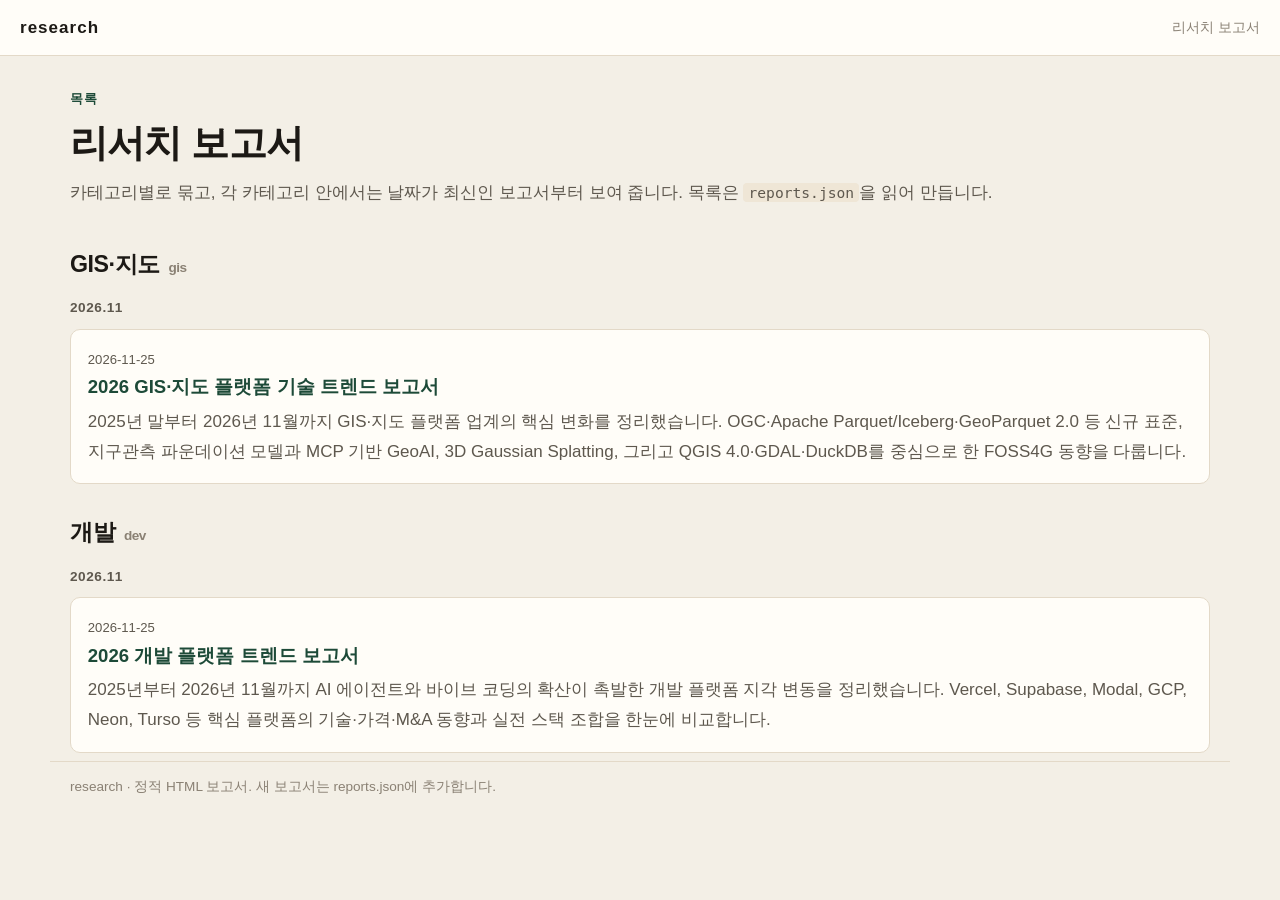
<file: index.html>
<!DOCTYPE html>
<html lang="ko">
<head>
  <meta charset="utf-8">
  <meta name="viewport" content="width=device-width, initial-scale=1">
  <title>research · 리서치 보고서</title>
  <meta name="description" content="카테고리와 날짜별로 정리한 리서치 보고서 목록입니다.">
  <link rel="canonical" href="https://spacepro.github.io/research/">
  <link rel="stylesheet" href="assets/site.css">
</head>
<body>
  <a class="skip" href="#catalog">본문으로 건너뛰기</a>
  <header class="site-header">
    <a class="brand" href="./">research</a>
    <span class="crumb">리서치 보고서</span>
  </header>
  <main class="wrap">
    <header class="hero">
      <p class="kicker">목록</p>
      <h1>리서치 보고서</h1>
      <p class="lede">카테고리별로 묶고, 각 카테고리 안에서는 날짜가 최신인 보고서부터 보여 줍니다. 목록은 <code>reports.json</code>을 읽어 만듭니다.</p>
    </header>
    <div id="catalog" aria-live="polite">
      <p class="catalog-status">보고서를 불러오는 중입니다.</p>
    </div>
    <div id="catalog-fallback" hidden>
      <section class="category">
        <h2>GIS·지도 <span class="cat-id">gis</span></h2>
        <p class="month-label">2026.11</p>
        <article class="report-card">
          <p class="report-date"><time datetime="2026-11-25">2026-11-25</time></p>
          <h3><a href="gis/2026/11/gis-map-platform-trends/">2026 GIS·지도 플랫폼 기술 트렌드 보고서</a></h3>
          <p>2025년 말부터 2026년 11월까지 GIS·지도 플랫폼 업계의 핵심 변화를 정리했습니다. OGC·Apache Parquet/Iceberg·GeoParquet 2.0 등 신규 표준, 지구관측 파운데이션 모델과 MCP 기반 GeoAI, 3D Gaussian Splatting, 그리고 QGIS 4.0·GDAL·DuckDB를 중심으로 한 FOSS4G 동향을 다룹니다.</p>
        </article>
      </section>
      <section class="category">
        <h2>개발 <span class="cat-id">dev</span></h2>
        <p class="month-label">2026.11</p>
        <article class="report-card">
          <p class="report-date"><time datetime="2026-11-25">2026-11-25</time></p>
          <h3><a href="dev/2026/11/dev-platform-trends/">2026 개발 플랫폼 트렌드 보고서</a></h3>
          <p>2025년부터 2026년 11월까지 AI 에이전트와 바이브 코딩의 확산이 촉발한 개발 플랫폼 지각 변동을 정리했습니다. Vercel, Supabase, Modal, GCP, Neon, Turso 등 핵심 플랫폼의 기술·가격·M&amp;A 동향과 실전 스택 조합을 한눈에 비교합니다.</p>
        </article>
      </section>
    </div>
    <noscript>
      <section class="category">
        <h2>GIS·지도 <span class="cat-id">gis</span></h2>
        <p class="month-label">2026.11</p>
        <article class="report-card">
          <p class="report-date"><time datetime="2026-11-25">2026-11-25</time></p>
          <h3><a href="gis/2026/11/gis-map-platform-trends/">2026 GIS·지도 플랫폼 기술 트렌드 보고서</a></h3>
          <p>2025년 말부터 2026년 11월까지 GIS·지도 플랫폼 업계의 핵심 변화를 정리했습니다. OGC·Apache Parquet/Iceberg·GeoParquet 2.0 등 신규 표준, 지구관측 파운데이션 모델과 MCP 기반 GeoAI, 3D Gaussian Splatting, 그리고 QGIS 4.0·GDAL·DuckDB를 중심으로 한 FOSS4G 동향을 다룹니다.</p>
        </article>
      </section>
      <section class="category">
        <h2>개발 <span class="cat-id">dev</span></h2>
        <p class="month-label">2026.11</p>
        <article class="report-card">
          <p class="report-date"><time datetime="2026-11-25">2026-11-25</time></p>
          <h3><a href="dev/2026/11/dev-platform-trends/">2026 개발 플랫폼 트렌드 보고서</a></h3>
          <p>2025년부터 2026년 11월까지 AI 에이전트와 바이브 코딩의 확산이 촉발한 개발 플랫폼 지각 변동을 정리했습니다. Vercel, Supabase, Modal, GCP, Neon, Turso 등 핵심 플랫폼의 기술·가격·M&amp;A 동향과 실전 스택 조합을 한눈에 비교합니다.</p>
        </article>
      </section>
    </noscript>
  </main>
  <footer class="wrap site-footer">
    <p>research · 정적 HTML 보고서. 새 보고서는 reports.json에 추가합니다.</p>
  </footer>
  <script src="assets/catalog.js"></script>
</body>
</html>
</file>
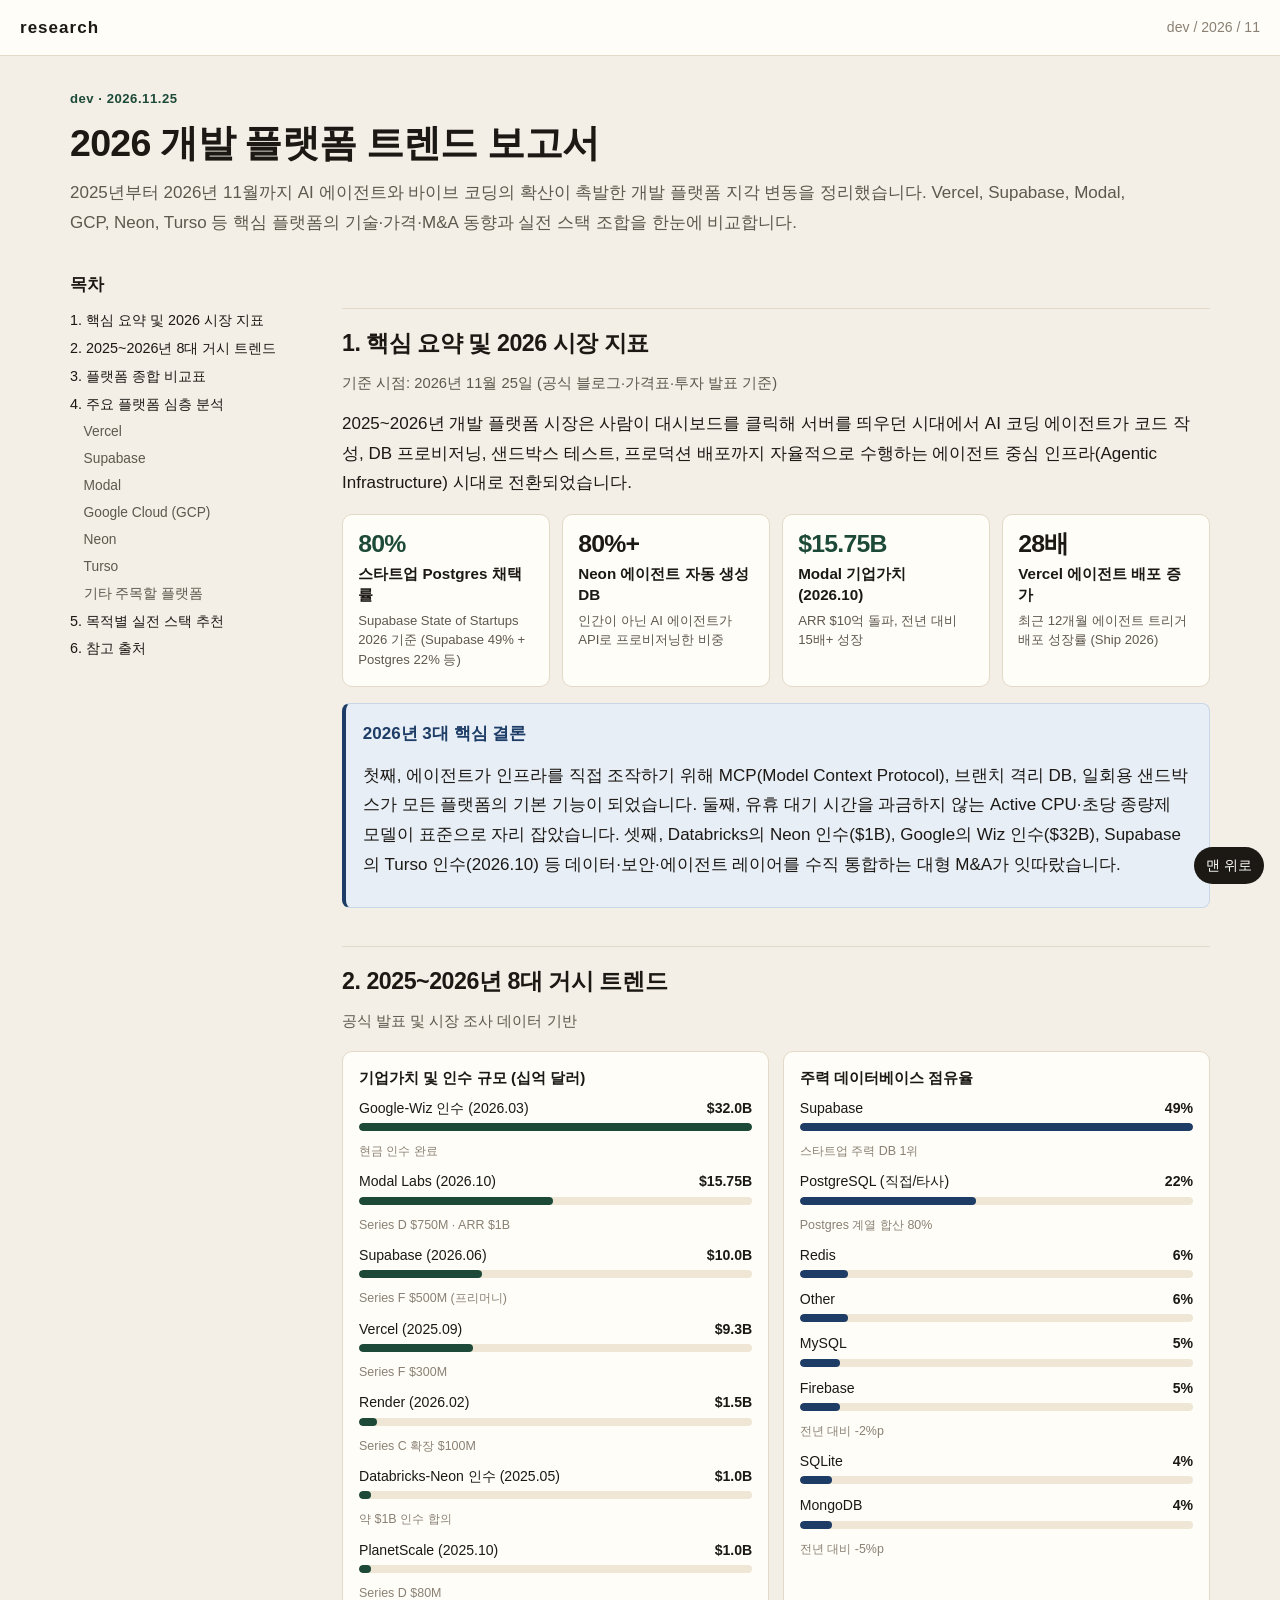
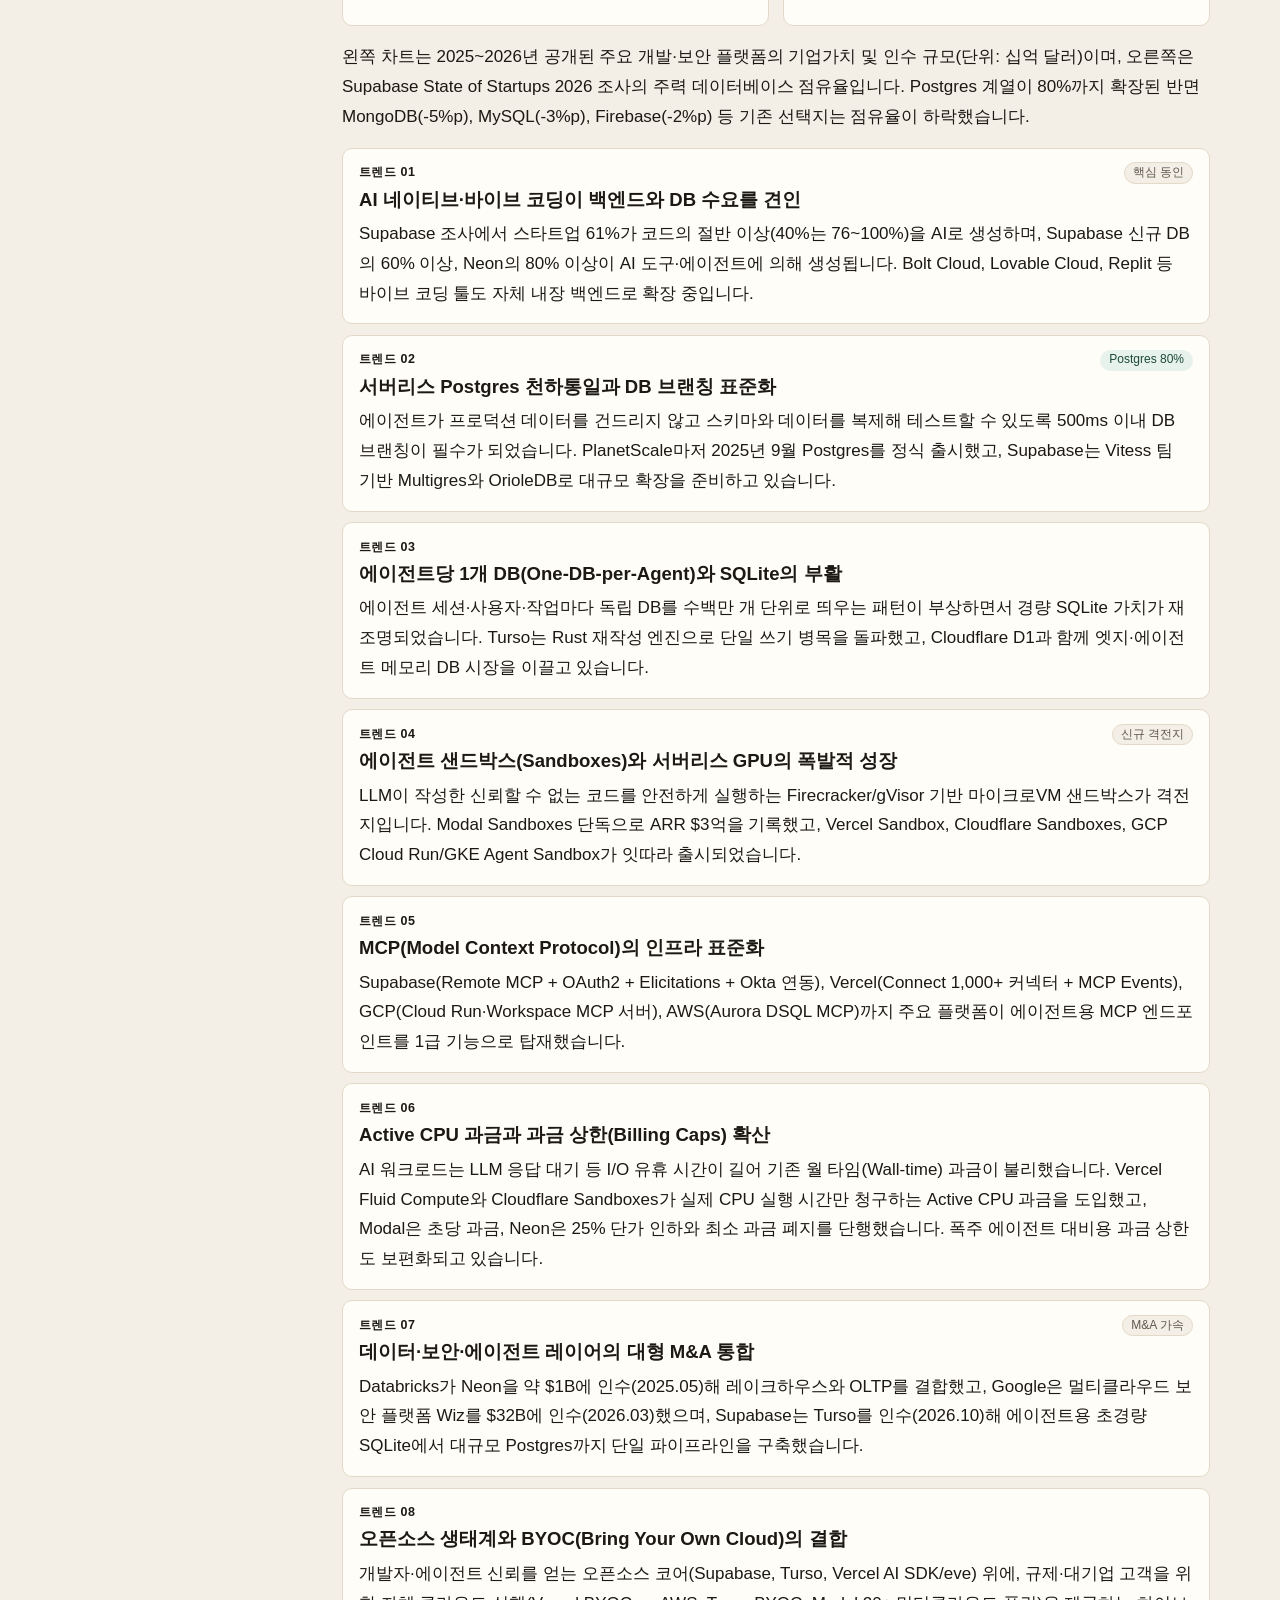
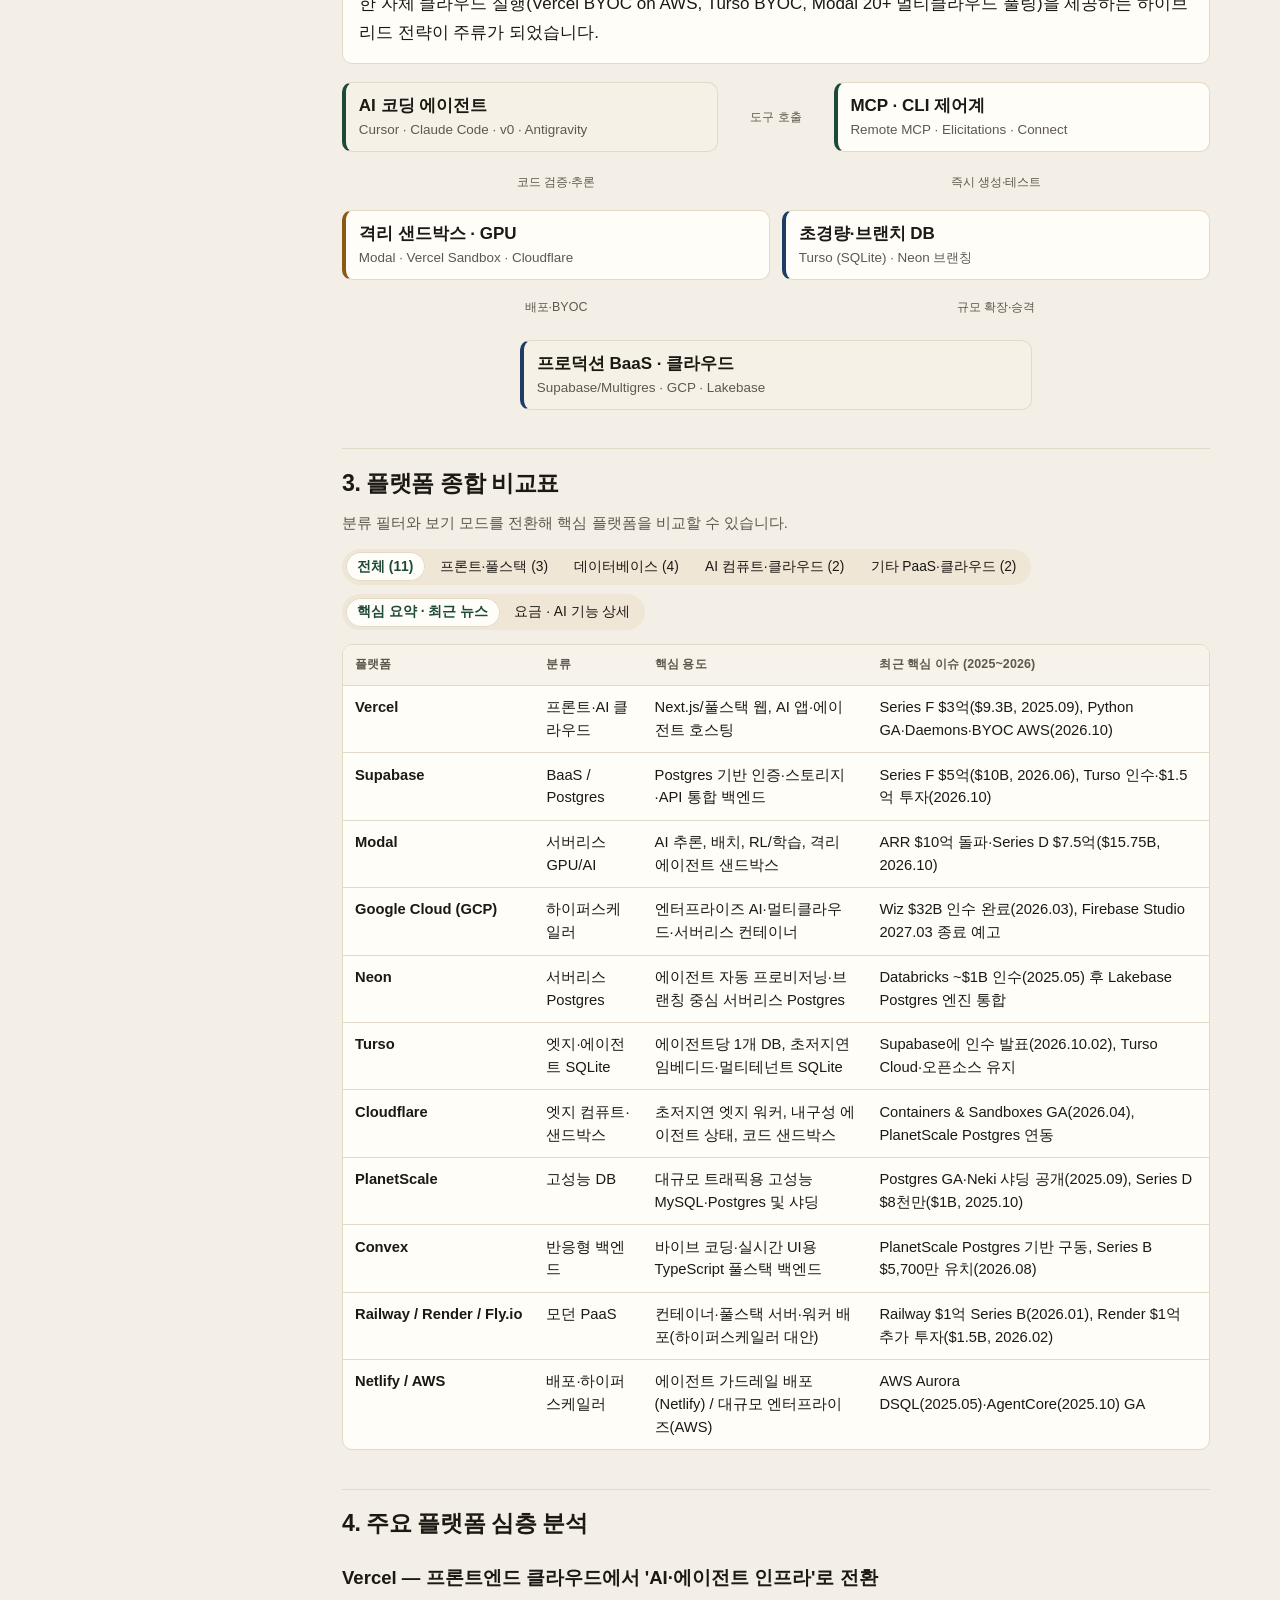
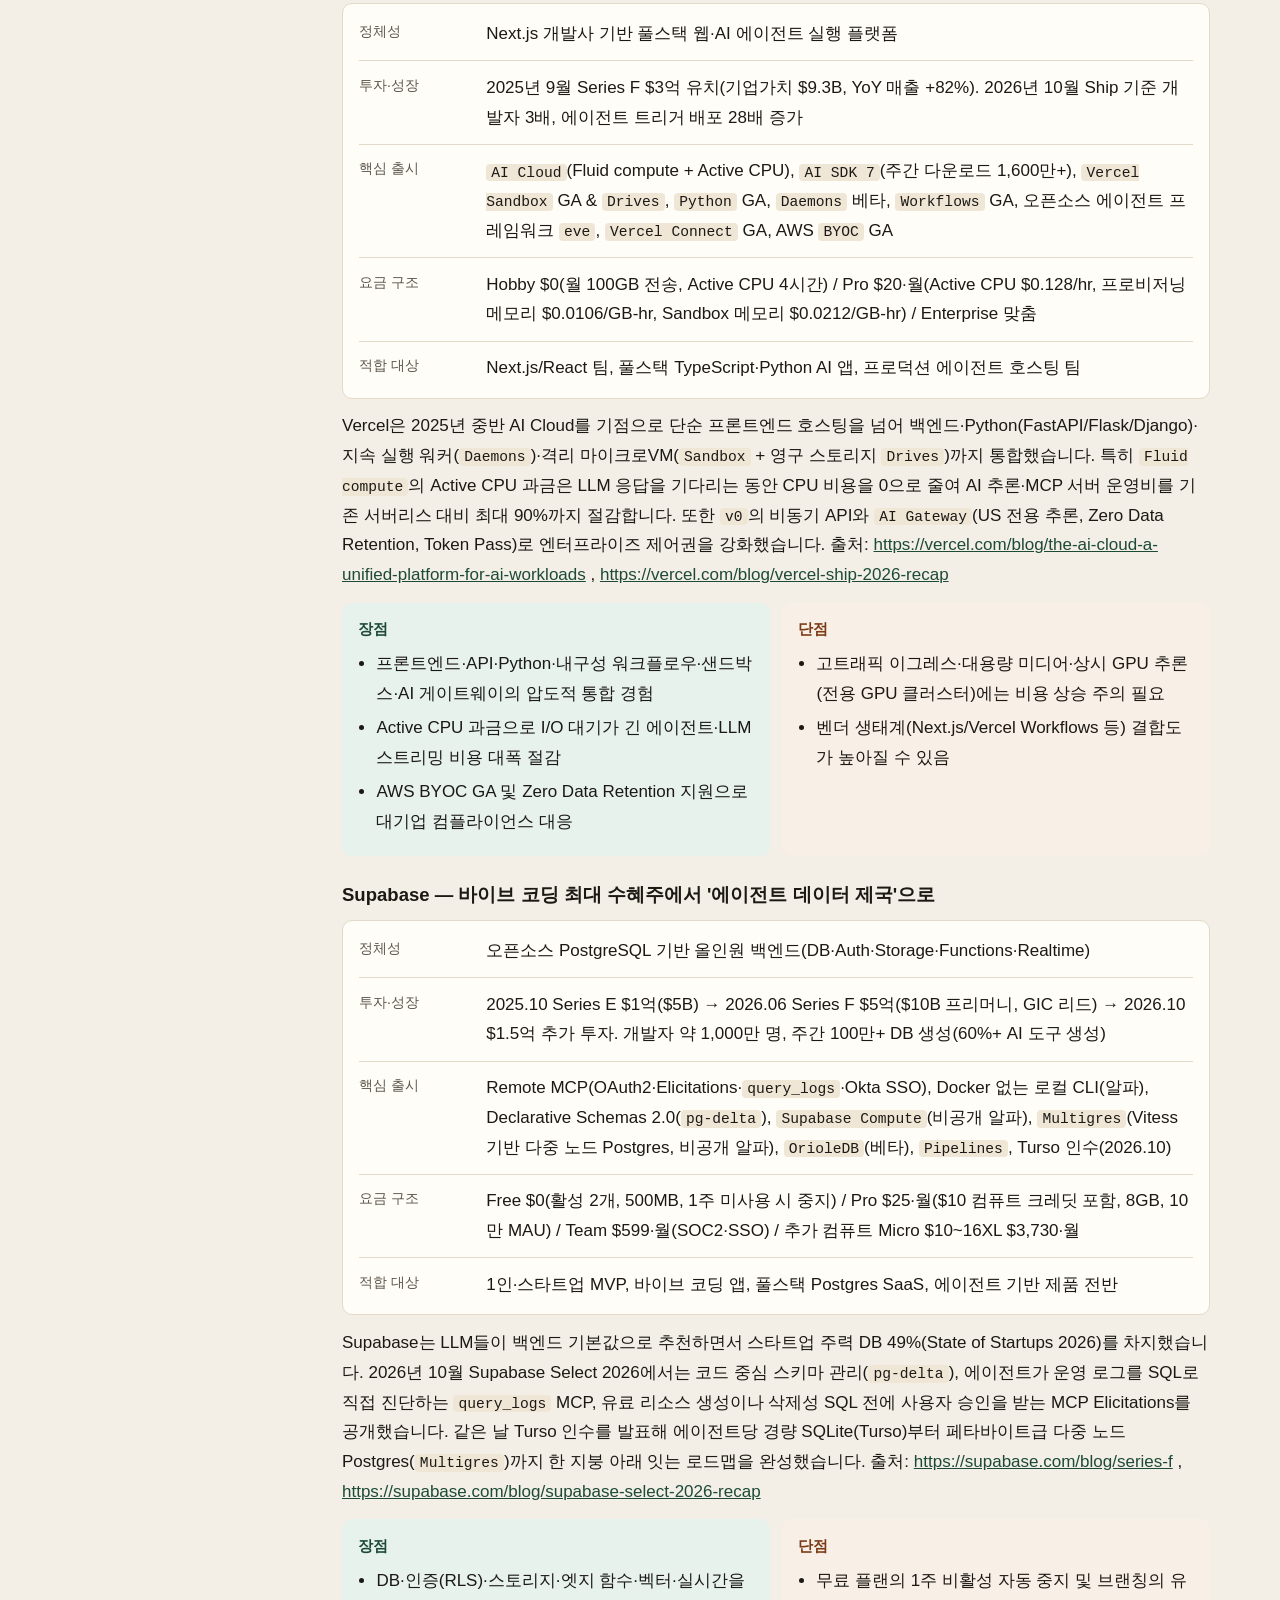
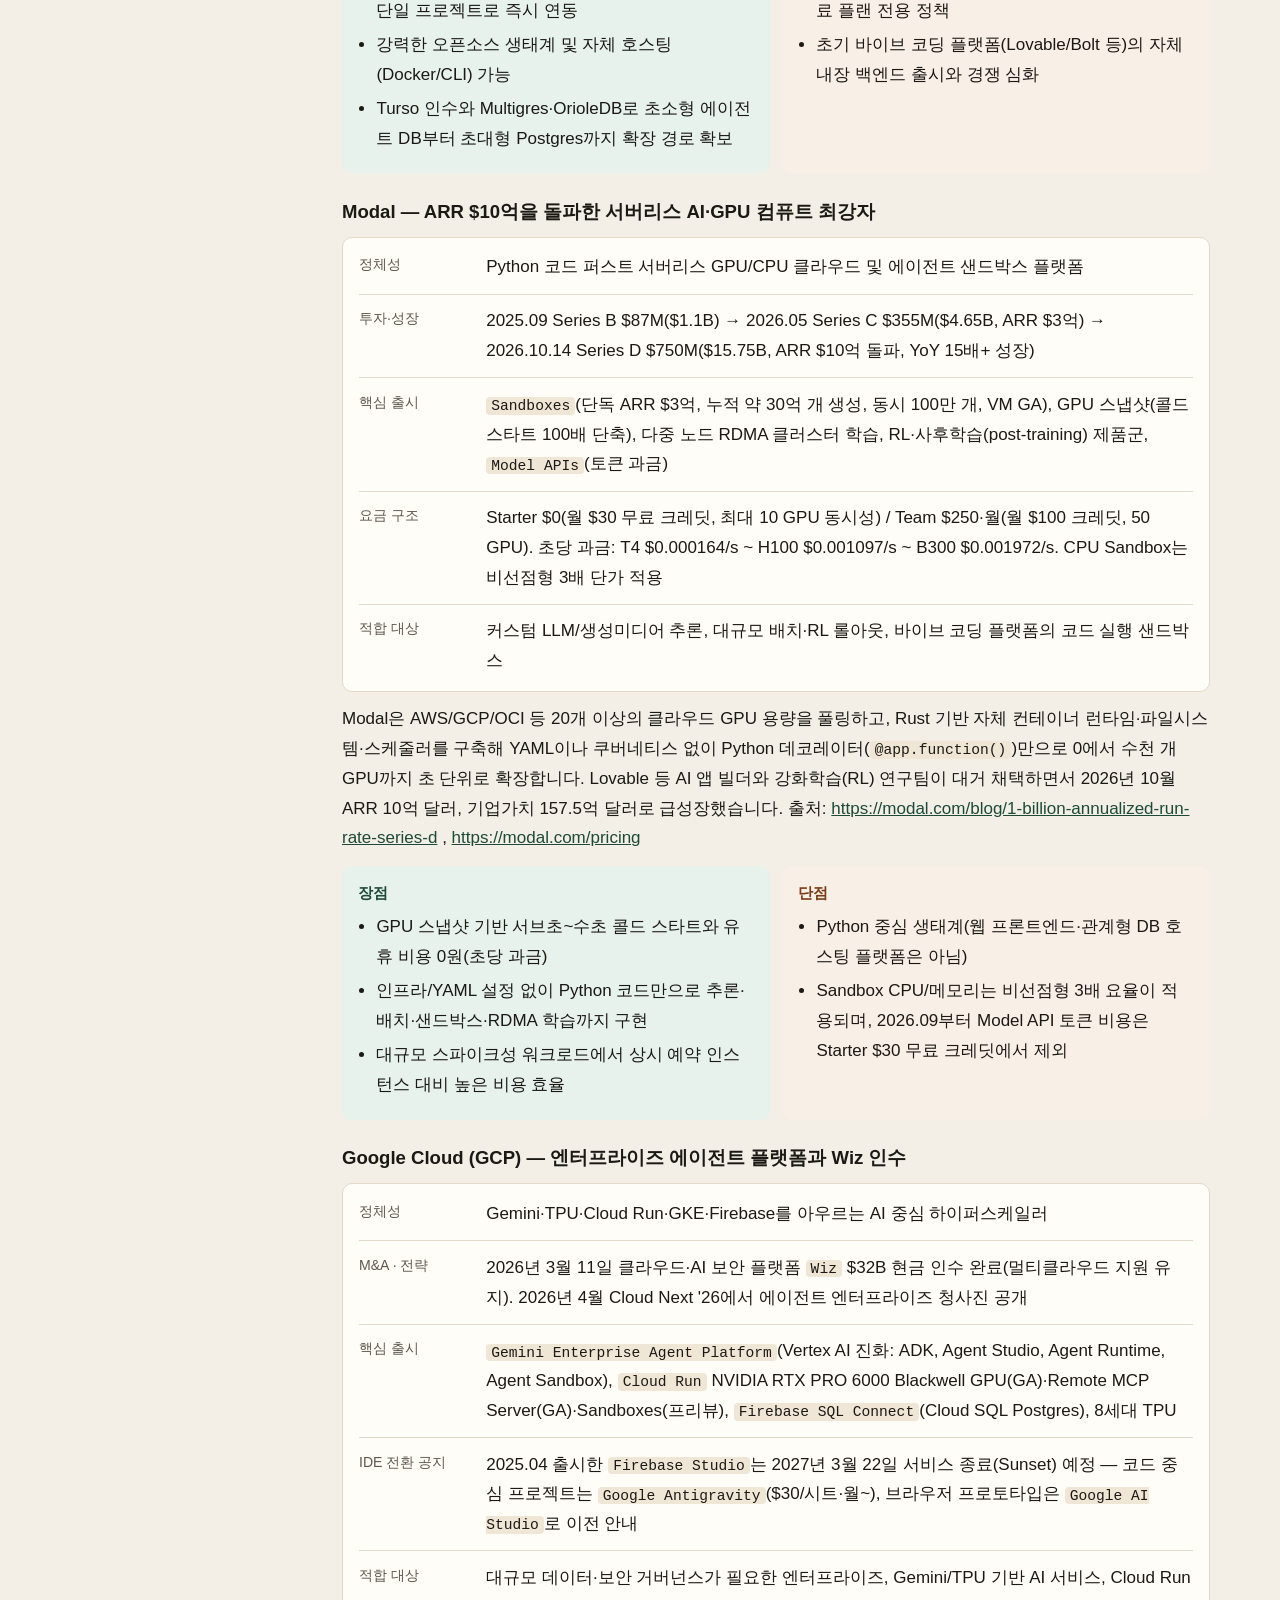
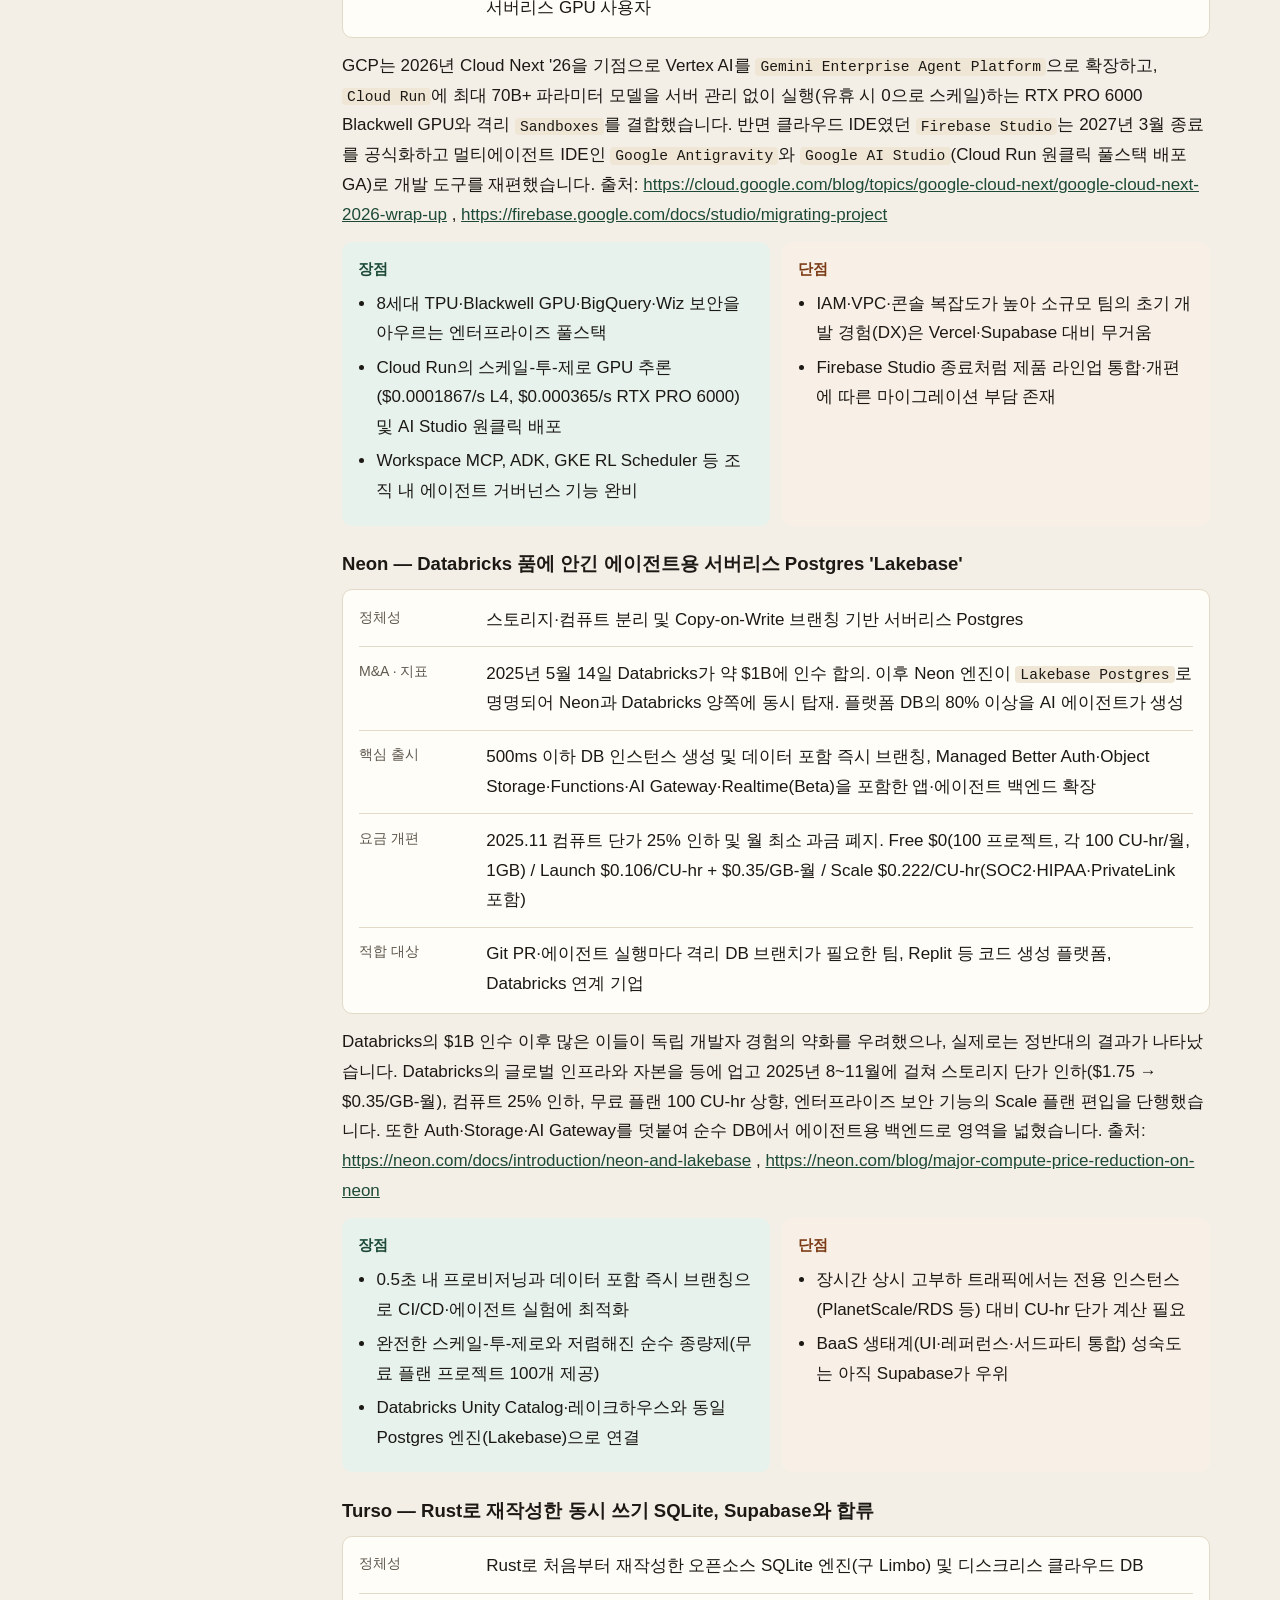
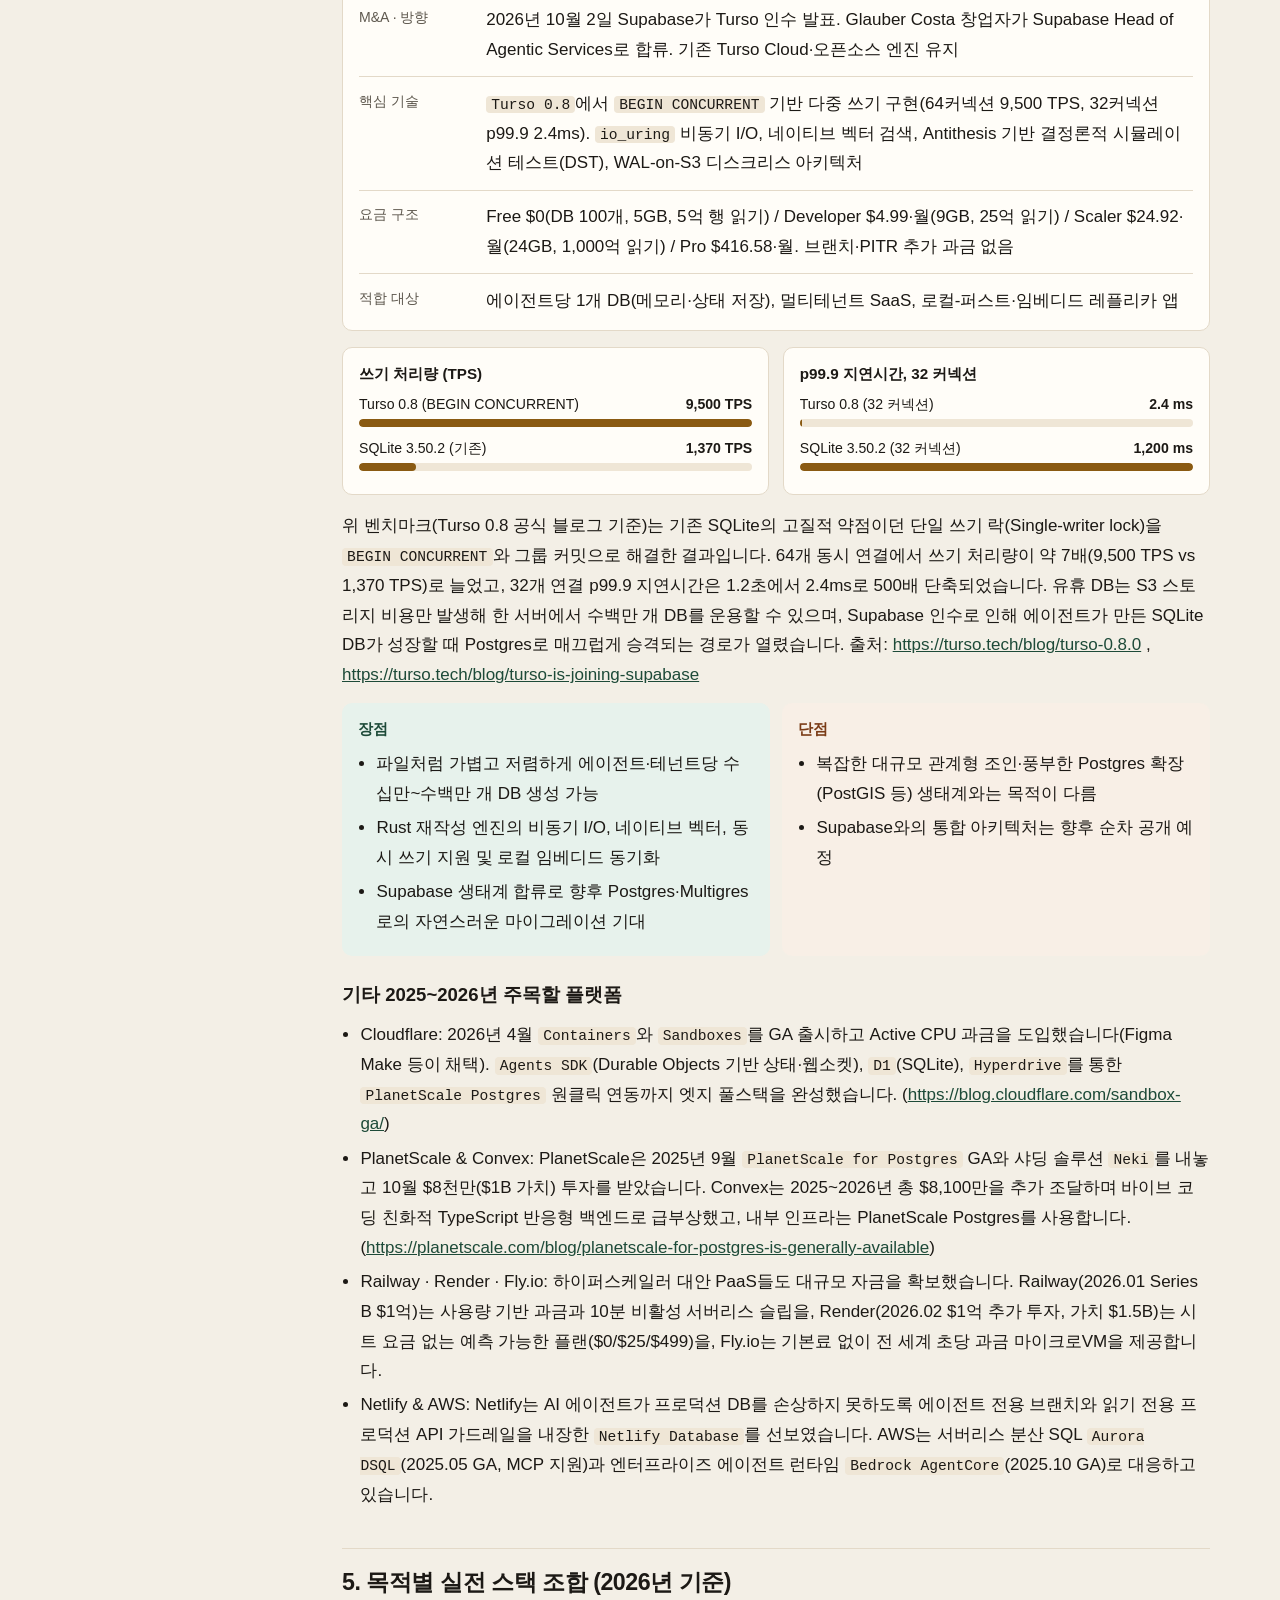
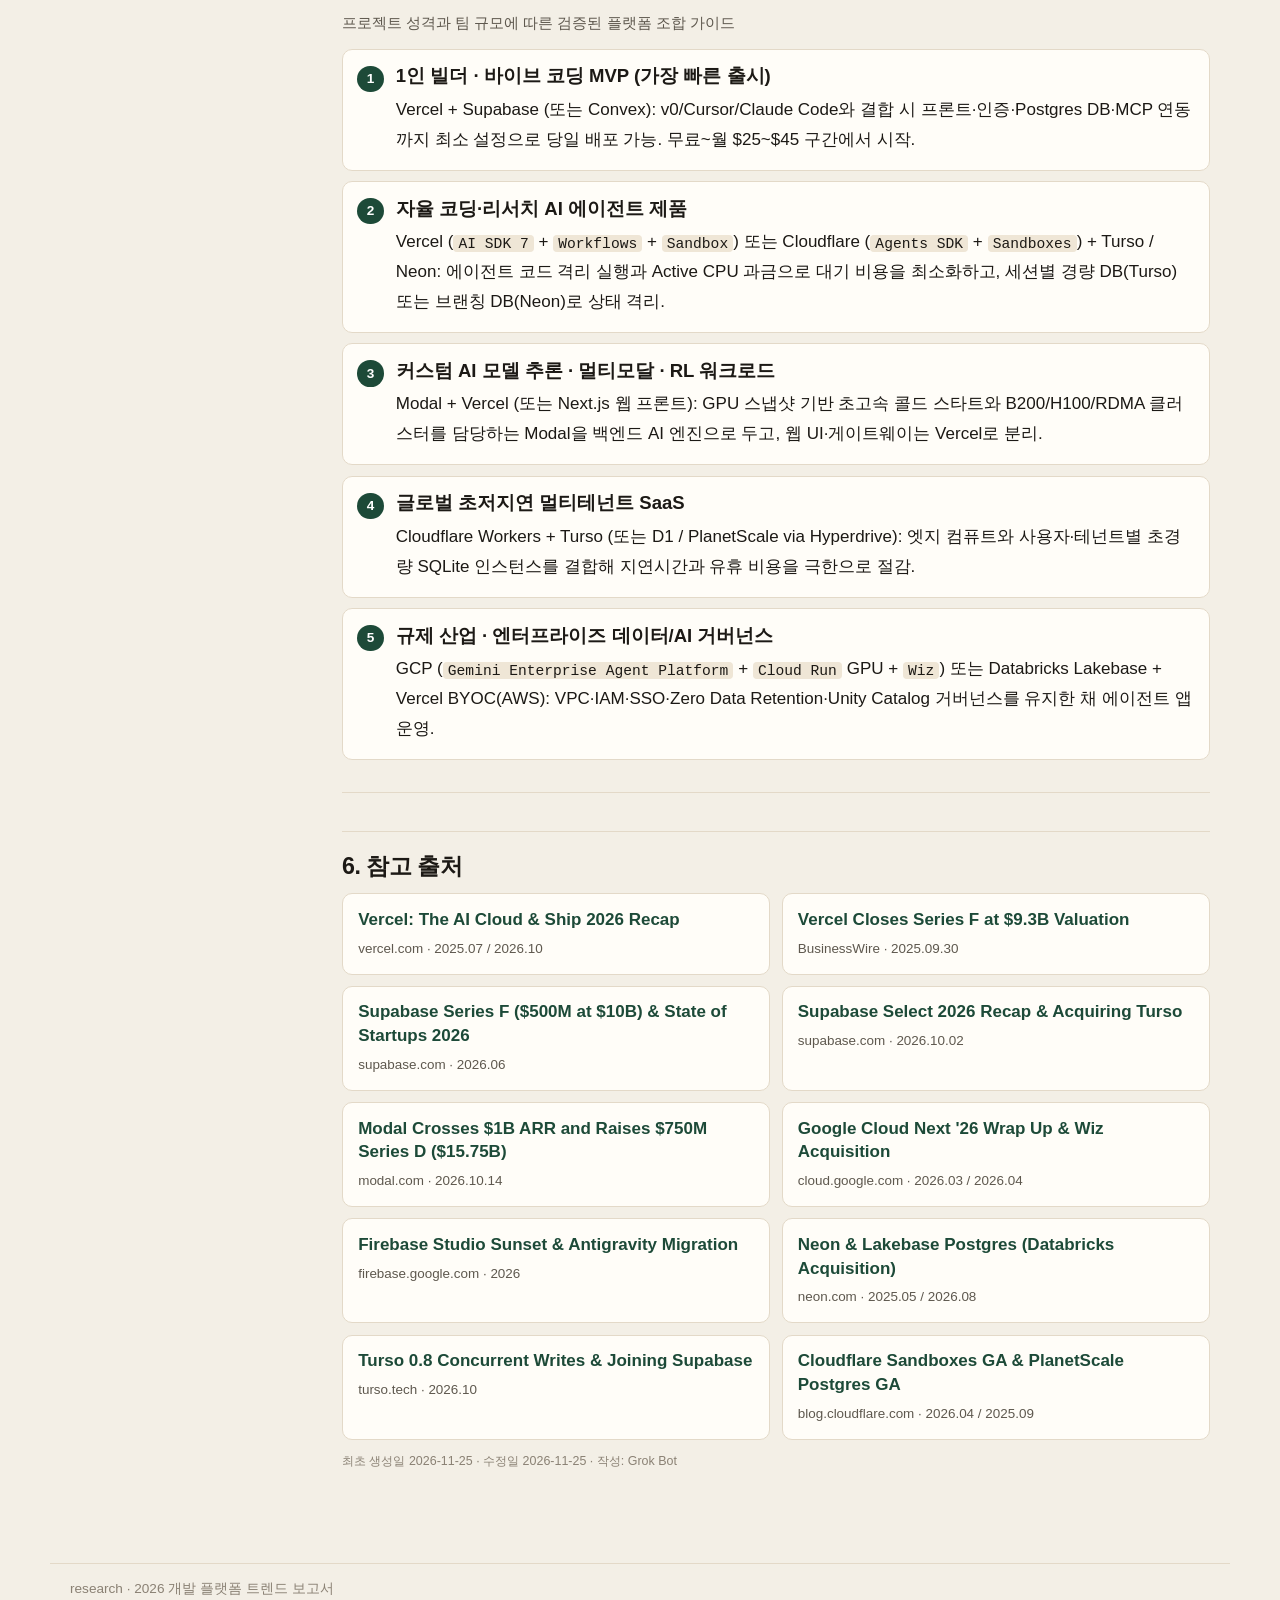
<file: dev/2026/11/dev-platform-trends/index.html>
<!DOCTYPE html>
<html lang="ko">
<head>
  <meta charset="utf-8">
  <meta name="viewport" content="width=device-width, initial-scale=1">
  <title>2026 개발 플랫폼 트렌드 보고서</title>
  <meta name="description" content="2025년부터 2026년 11월까지 AI 에이전트와 바이브 코딩의 확산이 촉발한 개발 플랫폼 지각 변동을 정리했습니다. Vercel, Supabase, Modal, GCP, Neon, Turso 등 핵심 플랫폼의 기술·가격·M&amp;A 동향과 실전 스택 조합을 한눈에 비교합니다.">
  <link rel="canonical" href="https://spacepro.github.io/research/dev/2026/11/dev-platform-trends/">
  <link rel="stylesheet" href="../../../../assets/site.css">
</head>
<body>
  <a class="skip" href="#overview">본문으로 건너뛰기</a>
  <header class="site-header">
    <a class="brand" href="../../../../">research</a>
    <span class="crumb">dev / 2026 / 11</span>
  </header>

  <header class="hero wrap" id="top">
    <p class="kicker">dev · 2026.11.25</p>
    <h1>2026 개발 플랫폼 트렌드 보고서</h1>
    <p class="lede">2025년부터 2026년 11월까지 AI 에이전트와 바이브 코딩의 확산이 촉발한 개발 플랫폼 지각 변동을 정리했습니다. Vercel, Supabase, Modal, GCP, Neon, Turso 등 핵심 플랫폼의 기술·가격·M&amp;A 동향과 실전 스택 조합을 한눈에 비교합니다.</p>
  </header>

  <div class="layout wrap">
    <nav class="toc" aria-label="목차">
      <p class="toc-title">목차</p>
      <ol>
        <li><a href="#overview">1. 핵심 요약 및 2026 시장 지표</a></li>
        <li><a href="#macro-trends">2. 2025~2026년 8대 거시 트렌드</a></li>
        <li><a href="#comparison">3. 플랫폼 종합 비교표</a></li>
        <li><a href="#deep-dives">4. 주요 플랫폼 심층 분석</a></li>
        <li class="depth"><a href="#vercel">Vercel</a></li>
        <li class="depth"><a href="#supabase">Supabase</a></li>
        <li class="depth"><a href="#modal">Modal</a></li>
        <li class="depth"><a href="#gcp">Google Cloud (GCP)</a></li>
        <li class="depth"><a href="#neon">Neon</a></li>
        <li class="depth"><a href="#turso">Turso</a></li>
        <li class="depth"><a href="#others">기타 주목할 플랫폼</a></li>
        <li><a href="#stacks">5. 목적별 실전 스택 추천</a></li>
        <li><a href="#sources">6. 참고 출처</a></li>
      </ol>
    </nav>

    <article class="report">
      <section id="overview">
        <h2>1. 핵심 요약 및 2026 시장 지표</h2>
        <p class="caption">기준 시점: 2026년 11월 25일 (공식 블로그·가격표·투자 발표 기준)</p>
        <p>2025~2026년 개발 플랫폼 시장은 사람이 대시보드를 클릭해 서버를 띄우던 시대에서 AI 코딩 에이전트가 코드 작성, DB 프로비저닝, 샌드박스 테스트, 프로덕션 배포까지 자율적으로 수행하는 에이전트 중심 인프라(Agentic Infrastructure) 시대로 전환되었습니다.</p>
        <div class="metrics">
          <article class="metric success">
            <span class="value">80%</span>
            <span class="label">스타트업 Postgres 채택률</span>
            <span class="detail">Supabase State of Startups 2026 기준 (Supabase 49% + Postgres 22% 등)</span>
          </article>
          <article class="metric">
            <span class="value">80%+</span>
            <span class="label">Neon 에이전트 자동 생성 DB</span>
            <span class="detail">인간이 아닌 AI 에이전트가 API로 프로비저닝한 비중</span>
          </article>
          <article class="metric success">
            <span class="value">$15.75B</span>
            <span class="label">Modal 기업가치 (2026.10)</span>
            <span class="detail">ARR $10억 돌파, 전년 대비 15배+ 성장</span>
          </article>
          <article class="metric">
            <span class="value">28배</span>
            <span class="label">Vercel 에이전트 배포 증가</span>
            <span class="detail">최근 12개월 에이전트 트리거 배포 성장률 (Ship 2026)</span>
          </article>
        </div>
        <aside class="callout">
          <strong>2026년 3대 핵심 결론</strong>
          <p>첫째, 에이전트가 인프라를 직접 조작하기 위해 MCP(Model Context Protocol), 브랜치 격리 DB, 일회용 샌드박스가 모든 플랫폼의 기본 기능이 되었습니다. 둘째, 유휴 대기 시간을 과금하지 않는 Active CPU·초당 종량제 모델이 표준으로 자리 잡았습니다. 셋째, Databricks의 Neon 인수($1B), Google의 Wiz 인수($32B), Supabase의 Turso 인수(2026.10) 등 데이터·보안·에이전트 레이어를 수직 통합하는 대형 M&amp;A가 잇따랐습니다.</p>
        </aside>
      </section>

      <section id="macro-trends">
        <h2>2. 2025~2026년 8대 거시 트렌드</h2>
        <p class="caption">공식 발표 및 시장 조사 데이터 기반</p>
        <div class="chart-grid">
          <figure class="chart">
            <figcaption>기업가치 및 인수 규모 (십억 달러)</figcaption>
            <ul class="bars">
              <li>
                <div class="bar-head"><span>Google-Wiz 인수 (2026.03)</span><strong>$32.0B</strong></div>
                <div class="bar-track"><div class="bar-fill" style="width:100%"></div></div>
                <p class="bar-meta">현금 인수 완료</p>
              </li>
              <li>
                <div class="bar-head"><span>Modal Labs (2026.10)</span><strong>$15.75B</strong></div>
                <div class="bar-track"><div class="bar-fill" style="width:49.21875%"></div></div>
                <p class="bar-meta">Series D $750M · ARR $1B</p>
              </li>
              <li>
                <div class="bar-head"><span>Supabase (2026.06)</span><strong>$10.0B</strong></div>
                <div class="bar-track"><div class="bar-fill" style="width:31.25%"></div></div>
                <p class="bar-meta">Series F $500M (프리머니)</p>
              </li>
              <li>
                <div class="bar-head"><span>Vercel (2025.09)</span><strong>$9.3B</strong></div>
                <div class="bar-track"><div class="bar-fill" style="width:29.0625%"></div></div>
                <p class="bar-meta">Series F $300M</p>
              </li>
              <li>
                <div class="bar-head"><span>Render (2026.02)</span><strong>$1.5B</strong></div>
                <div class="bar-track"><div class="bar-fill" style="width:4.6875%"></div></div>
                <p class="bar-meta">Series C 확장 $100M</p>
              </li>
              <li>
                <div class="bar-head"><span>Databricks-Neon 인수 (2025.05)</span><strong>$1.0B</strong></div>
                <div class="bar-track"><div class="bar-fill" style="width:3.125%"></div></div>
                <p class="bar-meta">약 $1B 인수 합의</p>
              </li>
              <li>
                <div class="bar-head"><span>PlanetScale (2025.10)</span><strong>$1.0B</strong></div>
                <div class="bar-track"><div class="bar-fill" style="width:3.125%"></div></div>
                <p class="bar-meta">Series D $80M</p>
              </li>
            </ul>
          </figure>
          <figure class="chart alt">
            <figcaption>주력 데이터베이스 점유율</figcaption>
            <ul class="bars">
              <li>
                <div class="bar-head"><span>Supabase</span><strong>49%</strong></div>
                <div class="bar-track"><div class="bar-fill" style="width:100%"></div></div>
                <p class="bar-meta">스타트업 주력 DB 1위</p>
              </li>
              <li>
                <div class="bar-head"><span>PostgreSQL (직접/타사)</span><strong>22%</strong></div>
                <div class="bar-track"><div class="bar-fill" style="width:44.897959%"></div></div>
                <p class="bar-meta">Postgres 계열 합산 80%</p>
              </li>
              <li>
                <div class="bar-head"><span>Redis</span><strong>6%</strong></div>
                <div class="bar-track"><div class="bar-fill" style="width:12.244898%"></div></div>
              </li>
              <li>
                <div class="bar-head"><span>Other</span><strong>6%</strong></div>
                <div class="bar-track"><div class="bar-fill" style="width:12.244898%"></div></div>
              </li>
              <li>
                <div class="bar-head"><span>MySQL</span><strong>5%</strong></div>
                <div class="bar-track"><div class="bar-fill" style="width:10.204082%"></div></div>
              </li>
              <li>
                <div class="bar-head"><span>Firebase</span><strong>5%</strong></div>
                <div class="bar-track"><div class="bar-fill" style="width:10.204082%"></div></div>
                <p class="bar-meta">전년 대비 -2%p</p>
              </li>
              <li>
                <div class="bar-head"><span>SQLite</span><strong>4%</strong></div>
                <div class="bar-track"><div class="bar-fill" style="width:8.163265%"></div></div>
              </li>
              <li>
                <div class="bar-head"><span>MongoDB</span><strong>4%</strong></div>
                <div class="bar-track"><div class="bar-fill" style="width:8.163265%"></div></div>
                <p class="bar-meta">전년 대비 -5%p</p>
              </li>
            </ul>
          </figure>
        </div>
        <p>왼쪽 차트는 2025~2026년 공개된 주요 개발·보안 플랫폼의 기업가치 및 인수 규모(단위: 십억 달러)이며, 오른쪽은 Supabase State of Startups 2026 조사의 주력 데이터베이스 점유율입니다. Postgres 계열이 80%까지 확장된 반면 MongoDB(-5%p), MySQL(-3%p), Firebase(-2%p) 등 기존 선택지는 점유율이 하락했습니다.</p>

        <div class="trends">
          <article class="trend">
            <div class="trend-top">
              <p class="lead">트렌드 01</p>
              <span class="pill">핵심 동인</span>
            </div>
            <h3>AI 네이티브·바이브 코딩이 백엔드와 DB 수요를 견인</h3>
            <p>Supabase 조사에서 스타트업 61%가 코드의 절반 이상(40%는 76~100%)을 AI로 생성하며, Supabase 신규 DB의 60% 이상, Neon의 80% 이상이 AI 도구·에이전트에 의해 생성됩니다. Bolt Cloud, Lovable Cloud, Replit 등 바이브 코딩 툴도 자체 내장 백엔드로 확장 중입니다.</p>
          </article>
          <article class="trend">
            <div class="trend-top">
              <p class="lead">트렌드 02</p>
              <span class="pill success">Postgres 80%</span>
            </div>
            <h3>서버리스 Postgres 천하통일과 DB 브랜칭 표준화</h3>
            <p>에이전트가 프로덕션 데이터를 건드리지 않고 스키마와 데이터를 복제해 테스트할 수 있도록 500ms 이내 DB 브랜칭이 필수가 되었습니다. PlanetScale마저 2025년 9월 Postgres를 정식 출시했고, Supabase는 Vitess 팀 기반 Multigres와 OrioleDB로 대규모 확장을 준비하고 있습니다.</p>
          </article>
          <article class="trend">
            <p class="lead">트렌드 03</p>
            <h3>에이전트당 1개 DB(One-DB-per-Agent)와 SQLite의 부활</h3>
            <p>에이전트 세션·사용자·작업마다 독립 DB를 수백만 개 단위로 띄우는 패턴이 부상하면서 경량 SQLite 가치가 재조명되었습니다. Turso는 Rust 재작성 엔진으로 단일 쓰기 병목을 돌파했고, Cloudflare D1과 함께 엣지·에이전트 메모리 DB 시장을 이끌고 있습니다.</p>
          </article>
          <article class="trend">
            <div class="trend-top">
              <p class="lead">트렌드 04</p>
              <span class="pill">신규 격전지</span>
            </div>
            <h3>에이전트 샌드박스(Sandboxes)와 서버리스 GPU의 폭발적 성장</h3>
            <p>LLM이 작성한 신뢰할 수 없는 코드를 안전하게 실행하는 Firecracker/gVisor 기반 마이크로VM 샌드박스가 격전지입니다. Modal Sandboxes 단독으로 ARR $3억을 기록했고, Vercel Sandbox, Cloudflare Sandboxes, GCP Cloud Run/GKE Agent Sandbox가 잇따라 출시되었습니다.</p>
          </article>
          <article class="trend">
            <p class="lead">트렌드 05</p>
            <h3>MCP(Model Context Protocol)의 인프라 표준화</h3>
            <p>Supabase(Remote MCP + OAuth2 + Elicitations + Okta 연동), Vercel(Connect 1,000+ 커넥터 + MCP Events), GCP(Cloud Run·Workspace MCP 서버), AWS(Aurora DSQL MCP)까지 주요 플랫폼이 에이전트용 MCP 엔드포인트를 1급 기능으로 탑재했습니다.</p>
          </article>
          <article class="trend">
            <p class="lead">트렌드 06</p>
            <h3>Active CPU 과금과 과금 상한(Billing Caps) 확산</h3>
            <p>AI 워크로드는 LLM 응답 대기 등 I/O 유휴 시간이 길어 기존 월 타임(Wall-time) 과금이 불리했습니다. Vercel Fluid Compute와 Cloudflare Sandboxes가 실제 CPU 실행 시간만 청구하는 Active CPU 과금을 도입했고, Modal은 초당 과금, Neon은 25% 단가 인하와 최소 과금 폐지를 단행했습니다. 폭주 에이전트 대비용 과금 상한도 보편화되고 있습니다.</p>
          </article>
          <article class="trend">
            <div class="trend-top">
              <p class="lead">트렌드 07</p>
              <span class="pill">M&amp;A 가속</span>
            </div>
            <h3>데이터·보안·에이전트 레이어의 대형 M&amp;A 통합</h3>
            <p>Databricks가 Neon을 약 $1B에 인수(2025.05)해 레이크하우스와 OLTP를 결합했고, Google은 멀티클라우드 보안 플랫폼 Wiz를 $32B에 인수(2026.03)했으며, Supabase는 Turso를 인수(2026.10)해 에이전트용 초경량 SQLite에서 대규모 Postgres까지 단일 파이프라인을 구축했습니다.</p>
          </article>
          <article class="trend">
            <p class="lead">트렌드 08</p>
            <h3>오픈소스 생태계와 BYOC(Bring Your Own Cloud)의 결합</h3>
            <p>개발자·에이전트 신뢰를 얻는 오픈소스 코어(Supabase, Turso, Vercel AI SDK/eve) 위에, 규제·대기업 고객을 위한 자체 클라우드 실행(Vercel BYOC on AWS, Turso BYOC, Modal 20+ 멀티클라우드 풀링)을 제공하는 하이브리드 전략이 주류가 되었습니다.</p>
          </article>
        </div>

        <div class="flow" aria-label="AI 코딩 에이전트에서 프로덕션까지의 흐름">
          <div class="flow-top">
            <div class="node terminal s0">
              <strong>AI 코딩 에이전트</strong>
              <span>Cursor · Claude Code · v0 · Antigravity</span>
            </div>
            <p class="arrow">도구 호출</p>
            <div class="node s0">
              <strong>MCP · CLI 제어계</strong>
              <span>Remote MCP · Elicitations · Connect</span>
            </div>
          </div>
          <div class="flow-mid">
            <div class="branch">
              <p class="arrow down">코드 검증·추론</p>
              <div class="node s1">
                <strong>격리 샌드박스 · GPU</strong>
                <span>Modal · Vercel Sandbox · Cloudflare</span>
              </div>
              <p class="arrow down">배포·BYOC</p>
            </div>
            <div class="branch">
              <p class="arrow down">즉시 생성·테스트</p>
              <div class="node s2">
                <strong>초경량·브랜치 DB</strong>
                <span>Turso (SQLite) · Neon 브랜칭</span>
              </div>
              <p class="arrow down">규모 확장·승격</p>
            </div>
          </div>
          <div class="node terminal s2 flow-end">
            <strong>프로덕션 BaaS · 클라우드</strong>
            <span>Supabase/Multigres · GCP · Lakebase</span>
          </div>
        </div>
      </section>

      <section id="comparison">
        <h2>3. 플랫폼 종합 비교표</h2>
        <p class="caption">분류 필터와 보기 모드를 전환해 핵심 플랫폼을 비교할 수 있습니다.</p>
        <div class="controls">
          <div class="segmented" role="radiogroup" aria-label="분류 필터">
            <button type="button" role="radio" aria-checked="true" data-filter="all">전체 (11)</button>
            <button type="button" role="radio" aria-checked="false" data-filter="fullstack">프론트·풀스택 (3)</button>
            <button type="button" role="radio" aria-checked="false" data-filter="database">데이터베이스 (4)</button>
            <button type="button" role="radio" aria-checked="false" data-filter="compute">AI 컴퓨트·클라우드 (2)</button>
            <button type="button" role="radio" aria-checked="false" data-filter="others">기타 PaaS·클라우드 (2)</button>
          </div>
          <div class="segmented" role="radiogroup" aria-label="보기 모드">
            <button type="button" role="radio" aria-checked="true" data-set-view="summary">핵심 요약 · 최근 뉴스</button>
            <button type="button" role="radio" aria-checked="false" data-set-view="pricing_ai">요금 · AI 기능 상세</button>
          </div>
        </div>
        <div class="table-wrap">
          <table class="platform-table" id="platform-table" data-view="summary">
            <thead>
              <tr>
                <th scope="col">플랫폼</th>
                <th class="only-summary" scope="col">분류</th>
                <th class="only-summary" scope="col">핵심 용도</th>
                <th class="only-summary" scope="col">최근 핵심 이슈 (2025~2026)</th>
                <th class="only-pricing" scope="col">과금 모델</th>
                <th class="only-pricing" scope="col">무료 티어</th>
                <th class="only-pricing" scope="col">AI · 에이전트 기능</th>
              </tr>
            </thead>
            <tbody>
              <tr data-category="fullstack">
                <td>Vercel</td>
                <td class="only-summary">프론트·AI 클라우드</td>
                <td class="only-summary">Next.js/풀스택 웹, AI 앱·에이전트 호스팅</td>
                <td class="only-summary">Series F $3억($9.3B, 2025.09), Python GA·Daemons·BYOC AWS(2026.10)</td>
                <td class="only-pricing">Hobby $0 / Pro $20·월 + Active CPU ($0.128/hr)</td>
                <td class="only-pricing">Hobby: 월 100GB 전송, Active CPU 4시간, Sandbox 5시간</td>
                <td class="only-pricing">v0, AI SDK 7, AI Gateway, Sandbox &amp; Drives, Workflows, eve</td>
              </tr>
              <tr data-category="database">
                <td>Supabase</td>
                <td class="only-summary">BaaS / Postgres</td>
                <td class="only-summary">Postgres 기반 인증·스토리지·API 통합 백엔드</td>
                <td class="only-summary">Series F $5억($10B, 2026.06), Turso 인수·$1.5억 투자(2026.10)</td>
                <td class="only-pricing">Free $0 / Pro $25·월($10 크레딧 포함) / Team $599·월</td>
                <td class="only-pricing">활성 2개 프로젝트, 500MB DB, 5만 MAU(1주 미사용 시 중지)</td>
                <td class="only-pricing">Remote MCP(OAuth2/Elicitations), query_logs, pgvector, 앱 MCP 블록</td>
              </tr>
              <tr data-category="compute">
                <td>Modal</td>
                <td class="only-summary">서버리스 GPU/AI</td>
                <td class="only-summary">AI 추론, 배치, RL/학습, 격리 에이전트 샌드박스</td>
                <td class="only-summary">ARR $10억 돌파·Series D $7.5억($15.75B, 2026.10)</td>
                <td class="only-pricing">Starter $0 / Team $250·월 + GPU/CPU 초당 종량제</td>
                <td class="only-pricing">Starter: 월 $30 컴퓨트 크레딧, 1TiB 볼륨·이그레스</td>
                <td class="only-pricing">GPU 스냅샷(100x 고속 부팅), Sandboxes(100만 동시), RDMA 학습</td>
              </tr>
              <tr data-category="compute">
                <td>Google Cloud (GCP)</td>
                <td class="only-summary">하이퍼스케일러</td>
                <td class="only-summary">엔터프라이즈 AI·멀티클라우드·서버리스 컨테이너</td>
                <td class="only-summary">Wiz $32B 인수 완료(2026.03), Firebase Studio 2027.03 종료 예고</td>
                <td class="only-pricing">종량제(Cloud Run L4 $0.0001867/초, RTX PRO 6000 $0.000365/초)</td>
                <td class="only-pricing">Cloud Run/Firestore 무료 등급 및 신규 크레딧</td>
                <td class="only-pricing">Gemini Enterprise Agent Platform, ADK, Agent Sandbox, Antigravity</td>
              </tr>
              <tr data-category="database">
                <td>Neon</td>
                <td class="only-summary">서버리스 Postgres</td>
                <td class="only-summary">에이전트 자동 프로비저닝·브랜칭 중심 서버리스 Postgres</td>
                <td class="only-summary">Databricks ~$1B 인수(2025.05) 후 Lakebase Postgres 엔진 통합</td>
                <td class="only-pricing">순수 종량제(Launch $0.106/CU-hr, Scale $0.222/CU-hr, $0.35/GB)</td>
                <td class="only-pricing">프로젝트 100개, 프로젝트당 월 100 CU-hr·1GB 스토리지</td>
                <td class="only-pricing">500ms 이하 DB 생성·즉시 브랜칭, AI Gateway, Better Auth 통합</td>
              </tr>
              <tr data-category="database">
                <td>Turso</td>
                <td class="only-summary">엣지·에이전트 SQLite</td>
                <td class="only-summary">에이전트당 1개 DB, 초저지연 임베디드·멀티테넌트 SQLite</td>
                <td class="only-summary">Supabase에 인수 발표(2026.10.02), Turso Cloud·오픈소스 유지</td>
                <td class="only-pricing">Free $0 / Developer $4.99·월 / Scaler $24.92·월 / Pro $416.58·월</td>
                <td class="only-pricing">DB 100개, 5GB, 월 5억 행 읽기·1,000만 행 쓰기</td>
                <td class="only-pricing">Rust 재작성 엔진(Turso 0.8 동시 쓰기 9,500 TPS), 네이티브 벡터 검색</td>
              </tr>
              <tr data-category="fullstack">
                <td>Cloudflare</td>
                <td class="only-summary">엣지 컴퓨트·샌드박스</td>
                <td class="only-summary">초저지연 엣지 워커, 내구성 에이전트 상태, 코드 샌드박스</td>
                <td class="only-summary">Containers &amp; Sandboxes GA(2026.04), PlanetScale Postgres 연동</td>
                <td class="only-pricing">Workers 무료/유료 + Active CPU 기반 Containers·Sandboxes</td>
                <td class="only-pricing">Workers 일 10만 요청, D1 5GB 무료</td>
                <td class="only-pricing">Agents SDK(Durable Objects), Sandboxes GA, D1, Hyperdrive</td>
              </tr>
              <tr data-category="database">
                <td>PlanetScale</td>
                <td class="only-summary">고성능 DB</td>
                <td class="only-summary">대규모 트래픽용 고성능 MySQL·Postgres 및 샤딩</td>
                <td class="only-summary">Postgres GA·Neki 샤딩 공개(2025.09), Series D $8천만($1B, 2025.10)</td>
                <td class="only-pricing">Managed Postgres 월 $5부터(Metal 기반) / Enterprise</td>
                <td class="only-pricing">무료 플랜 종료(유료 시작가 $5/월)</td>
                <td class="only-pricing">Convex 등 AI 백엔드 인프라 제공, Cloudflare Hyperdrive 연동</td>
              </tr>
              <tr data-category="fullstack">
                <td>Convex</td>
                <td class="only-summary">반응형 백엔드</td>
                <td class="only-summary">바이브 코딩·실시간 UI용 TypeScript 풀스택 백엔드</td>
                <td class="only-summary">PlanetScale Postgres 기반 구동, Series B $5,700만 유치(2026.08)</td>
                <td class="only-pricing">무료 등급 + 사용량 기반 프로 플랜</td>
                <td class="only-pricing">개발·소규모 앱용 무료 티어 제공</td>
                <td class="only-pricing">결정론적 TS 쿼리, AI 코드 생성 친화적 스키마·함수 일체형</td>
              </tr>
              <tr data-category="others">
                <td>Railway / Render / Fly.io</td>
                <td class="only-summary">모던 PaaS</td>
                <td class="only-summary">컨테이너·풀스택 서버·워커 배포(하이퍼스케일러 대안)</td>
                <td class="only-summary">Railway $1억 Series B(2026.01), Render $1억 추가 투자($1.5B, 2026.02)</td>
                <td class="only-pricing">Railway 종량제 / Render $0·$25·$499(시트비 없음) / Fly 초당 Machines</td>
                <td class="only-pricing">Render Hobby $0 / Fly 월 $5 무료 사용량</td>
                <td class="only-pricing">MCP/CLI 연동 배포, 서버리스 슬립(Railway), 초고속 VM(Fly)</td>
              </tr>
              <tr data-category="others">
                <td>Netlify / AWS</td>
                <td class="only-summary">배포·하이퍼스케일러</td>
                <td class="only-summary">에이전트 가드레일 배포(Netlify) / 대규모 엔터프라이즈(AWS)</td>
                <td class="only-summary">AWS Aurora DSQL(2025.05)·AgentCore(2025.10) GA</td>
                <td class="only-pricing">Netlify 티어+종량제 / AWS Aurora DSQL·AgentCore 종량제</td>
                <td class="only-pricing">Netlify Starter 무료 / AWS 프리 티어</td>
                <td class="only-pricing">Netlify DB(에이전트 브랜치·읽기 전용 프로덕션), Bedrock AgentCore</td>
              </tr>
            </tbody>
          </table>
        </div>
      </section>

      <section id="deep-dives">
        <h2>4. 주요 플랫폼 심층 분석</h2>

        <section id="vercel">
          <h3>Vercel — 프론트엔드 클라우드에서 'AI·에이전트 인프라'로 전환</h3>
          <dl class="props">
            <div>
              <dt>정체성</dt>
              <dd>Next.js 개발사 기반 풀스택 웹·AI 에이전트 실행 플랫폼</dd>
            </div>
            <div>
              <dt>투자·성장</dt>
              <dd>2025년 9월 Series F $3억 유치(기업가치 $9.3B, YoY 매출 +82%). 2026년 10월 Ship 기준 개발자 3배, 에이전트 트리거 배포 28배 증가</dd>
            </div>
            <div>
              <dt>핵심 출시</dt>
              <dd><code>AI Cloud</code>(Fluid compute + Active CPU), <code>AI SDK 7</code>(주간 다운로드 1,600만+), <code>Vercel Sandbox</code> GA &amp; <code>Drives</code>, <code>Python</code> GA, <code>Daemons</code> 베타, <code>Workflows</code> GA, 오픈소스 에이전트 프레임워크 <code>eve</code>, <code>Vercel Connect</code> GA, AWS <code>BYOC</code> GA</dd>
            </div>
            <div>
              <dt>요금 구조</dt>
              <dd>Hobby $0(월 100GB 전송, Active CPU 4시간) / Pro $20·월(Active CPU $0.128/hr, 프로비저닝 메모리 $0.0106/GB-hr, Sandbox 메모리 $0.0212/GB-hr) / Enterprise 맞춤</dd>
            </div>
            <div>
              <dt>적합 대상</dt>
              <dd>Next.js/React 팀, 풀스택 TypeScript·Python AI 앱, 프로덕션 에이전트 호스팅 팀</dd>
            </div>
          </dl>
          <p>Vercel은 2025년 중반 AI Cloud를 기점으로 단순 프론트엔드 호스팅을 넘어 백엔드·Python(FastAPI/Flask/Django)·지속 실행 워커(<code>Daemons</code>)·격리 마이크로VM(<code>Sandbox</code> + 영구 스토리지 <code>Drives</code>)까지 통합했습니다. 특히 <code>Fluid compute</code>의 Active CPU 과금은 LLM 응답을 기다리는 동안 CPU 비용을 0으로 줄여 AI 추론·MCP 서버 운영비를 기존 서버리스 대비 최대 90%까지 절감합니다. 또한 <code>v0</code>의 비동기 API와 <code>AI Gateway</code>(US 전용 추론, Zero Data Retention, Token Pass)로 엔터프라이즈 제어권을 강화했습니다. 출처: <a href="https://vercel.com/blog/the-ai-cloud-a-unified-platform-for-ai-workloads">https://vercel.com/blog/the-ai-cloud-a-unified-platform-for-ai-workloads</a> , <a href="https://vercel.com/blog/vercel-ship-2026-recap">https://vercel.com/blog/vercel-ship-2026-recap</a></p>
          <div class="proscons">
            <div class="pros">
              <h4>장점</h4>
              <ul>
                <li>프론트엔드·API·Python·내구성 워크플로우·샌드박스·AI 게이트웨이의 압도적 통합 경험</li>
                <li>Active CPU 과금으로 I/O 대기가 긴 에이전트·LLM 스트리밍 비용 대폭 절감</li>
                <li>AWS BYOC GA 및 Zero Data Retention 지원으로 대기업 컴플라이언스 대응</li>
              </ul>
            </div>
            <div class="cons">
              <h4>단점</h4>
              <ul>
                <li>고트래픽 이그레스·대용량 미디어·상시 GPU 추론(전용 GPU 클러스터)에는 비용 상승 주의 필요</li>
                <li>벤더 생태계(Next.js/Vercel Workflows 등) 결합도가 높아질 수 있음</li>
              </ul>
            </div>
          </div>
        </section>

        <section id="supabase">
          <h3>Supabase — 바이브 코딩 최대 수혜주에서 '에이전트 데이터 제국'으로</h3>
          <dl class="props">
            <div>
              <dt>정체성</dt>
              <dd>오픈소스 PostgreSQL 기반 올인원 백엔드(DB·Auth·Storage·Functions·Realtime)</dd>
            </div>
            <div>
              <dt>투자·성장</dt>
              <dd>2025.10 Series E $1억($5B) → 2026.06 Series F $5억($10B 프리머니, GIC 리드) → 2026.10 $1.5억 추가 투자. 개발자 약 1,000만 명, 주간 100만+ DB 생성(60%+ AI 도구 생성)</dd>
            </div>
            <div>
              <dt>핵심 출시</dt>
              <dd>Remote MCP(OAuth2·Elicitations·<code>query_logs</code>·Okta SSO), Docker 없는 로컬 CLI(알파), Declarative Schemas 2.0(<code>pg-delta</code>), <code>Supabase Compute</code>(비공개 알파), <code>Multigres</code>(Vitess 기반 다중 노드 Postgres, 비공개 알파), <code>OrioleDB</code>(베타), <code>Pipelines</code>, Turso 인수(2026.10)</dd>
            </div>
            <div>
              <dt>요금 구조</dt>
              <dd>Free $0(활성 2개, 500MB, 1주 미사용 시 중지) / Pro $25·월($10 컴퓨트 크레딧 포함, 8GB, 10만 MAU) / Team $599·월(SOC2·SSO) / 추가 컴퓨트 Micro $10~16XL $3,730·월</dd>
            </div>
            <div>
              <dt>적합 대상</dt>
              <dd>1인·스타트업 MVP, 바이브 코딩 앱, 풀스택 Postgres SaaS, 에이전트 기반 제품 전반</dd>
            </div>
          </dl>
          <p>Supabase는 LLM들이 백엔드 기본값으로 추천하면서 스타트업 주력 DB 49%(State of Startups 2026)를 차지했습니다. 2026년 10월 Supabase Select 2026에서는 코드 중심 스키마 관리(<code>pg-delta</code>), 에이전트가 운영 로그를 SQL로 직접 진단하는 <code>query_logs</code> MCP, 유료 리소스 생성이나 삭제성 SQL 전에 사용자 승인을 받는 MCP Elicitations를 공개했습니다. 같은 날 Turso 인수를 발표해 에이전트당 경량 SQLite(Turso)부터 페타바이트급 다중 노드 Postgres(<code>Multigres</code>)까지 한 지붕 아래 잇는 로드맵을 완성했습니다. 출처: <a href="https://supabase.com/blog/series-f">https://supabase.com/blog/series-f</a> , <a href="https://supabase.com/blog/supabase-select-2026-recap">https://supabase.com/blog/supabase-select-2026-recap</a></p>
          <div class="proscons">
            <div class="pros">
              <h4>장점</h4>
              <ul>
                <li>DB·인증(RLS)·스토리지·엣지 함수·벡터·실시간을 단일 프로젝트로 즉시 연동</li>
                <li>강력한 오픈소스 생태계 및 자체 호스팅(Docker/CLI) 가능</li>
                <li>Turso 인수와 Multigres·OrioleDB로 초소형 에이전트 DB부터 초대형 Postgres까지 확장 경로 확보</li>
              </ul>
            </div>
            <div class="cons">
              <h4>단점</h4>
              <ul>
                <li>무료 플랜의 1주 비활성 자동 중지 및 브랜칭의 유료 플랜 전용 정책</li>
                <li>초기 바이브 코딩 플랫폼(Lovable/Bolt 등)의 자체 내장 백엔드 출시와 경쟁 심화</li>
              </ul>
            </div>
          </div>
        </section>

        <section id="modal">
          <h3>Modal — ARR $10억을 돌파한 서버리스 AI·GPU 컴퓨트 최강자</h3>
          <dl class="props">
            <div>
              <dt>정체성</dt>
              <dd>Python 코드 퍼스트 서버리스 GPU/CPU 클라우드 및 에이전트 샌드박스 플랫폼</dd>
            </div>
            <div>
              <dt>투자·성장</dt>
              <dd>2025.09 Series B $87M($1.1B) → 2026.05 Series C $355M($4.65B, ARR $3억) → 2026.10.14 Series D $750M($15.75B, ARR $10억 돌파, YoY 15배+ 성장)</dd>
            </div>
            <div>
              <dt>핵심 출시</dt>
              <dd><code>Sandboxes</code>(단독 ARR $3억, 누적 약 30억 개 생성, 동시 100만 개, VM GA), GPU 스냅샷(콜드 스타트 100배 단축), 다중 노드 RDMA 클러스터 학습, RL·사후학습(post-training) 제품군, <code>Model APIs</code>(토큰 과금)</dd>
            </div>
            <div>
              <dt>요금 구조</dt>
              <dd>Starter $0(월 $30 무료 크레딧, 최대 10 GPU 동시성) / Team $250·월(월 $100 크레딧, 50 GPU). 초당 과금: T4 $0.000164/s ~ H100 $0.001097/s ~ B300 $0.001972/s. CPU Sandbox는 비선점형 3배 단가 적용</dd>
            </div>
            <div>
              <dt>적합 대상</dt>
              <dd>커스텀 LLM/생성미디어 추론, 대규모 배치·RL 롤아웃, 바이브 코딩 플랫폼의 코드 실행 샌드박스</dd>
            </div>
          </dl>
          <p>Modal은 AWS/GCP/OCI 등 20개 이상의 클라우드 GPU 용량을 풀링하고, Rust 기반 자체 컨테이너 런타임·파일시스템·스케줄러를 구축해 YAML이나 쿠버네티스 없이 Python 데코레이터(<code>@app.function()</code>)만으로 0에서 수천 개 GPU까지 초 단위로 확장합니다. Lovable 등 AI 앱 빌더와 강화학습(RL) 연구팀이 대거 채택하면서 2026년 10월 ARR 10억 달러, 기업가치 157.5억 달러로 급성장했습니다. 출처: <a href="https://modal.com/blog/1-billion-annualized-run-rate-series-d">https://modal.com/blog/1-billion-annualized-run-rate-series-d</a> , <a href="https://modal.com/pricing">https://modal.com/pricing</a></p>
          <div class="proscons">
            <div class="pros">
              <h4>장점</h4>
              <ul>
                <li>GPU 스냅샷 기반 서브초~수초 콜드 스타트와 유휴 비용 0원(초당 과금)</li>
                <li>인프라/YAML 설정 없이 Python 코드만으로 추론·배치·샌드박스·RDMA 학습까지 구현</li>
                <li>대규모 스파이크성 워크로드에서 상시 예약 인스턴스 대비 높은 비용 효율</li>
              </ul>
            </div>
            <div class="cons">
              <h4>단점</h4>
              <ul>
                <li>Python 중심 생태계(웹 프론트엔드·관계형 DB 호스팅 플랫폼은 아님)</li>
                <li>Sandbox CPU/메모리는 비선점형 3배 요율이 적용되며, 2026.09부터 Model API 토큰 비용은 Starter $30 무료 크레딧에서 제외</li>
              </ul>
            </div>
          </div>
        </section>

        <section id="gcp">
          <h3>Google Cloud (GCP) — 엔터프라이즈 에이전트 플랫폼과 Wiz 인수</h3>
          <dl class="props">
            <div>
              <dt>정체성</dt>
              <dd>Gemini·TPU·Cloud Run·GKE·Firebase를 아우르는 AI 중심 하이퍼스케일러</dd>
            </div>
            <div>
              <dt>M&amp;A · 전략</dt>
              <dd>2026년 3월 11일 클라우드·AI 보안 플랫폼 <code>Wiz</code> $32B 현금 인수 완료(멀티클라우드 지원 유지). 2026년 4월 Cloud Next '26에서 에이전트 엔터프라이즈 청사진 공개</dd>
            </div>
            <div>
              <dt>핵심 출시</dt>
              <dd><code>Gemini Enterprise Agent Platform</code>(Vertex AI 진화: ADK, Agent Studio, Agent Runtime, Agent Sandbox), <code>Cloud Run</code> NVIDIA RTX PRO 6000 Blackwell GPU(GA)·Remote MCP Server(GA)·Sandboxes(프리뷰), <code>Firebase SQL Connect</code>(Cloud SQL Postgres), 8세대 TPU</dd>
            </div>
            <div>
              <dt>IDE 전환 공지</dt>
              <dd>2025.04 출시한 <code>Firebase Studio</code>는 2027년 3월 22일 서비스 종료(Sunset) 예정 — 코드 중심 프로젝트는 <code>Google Antigravity</code>($30/시트·월~), 브라우저 프로토타입은 <code>Google AI Studio</code>로 이전 안내</dd>
            </div>
            <div>
              <dt>적합 대상</dt>
              <dd>대규모 데이터·보안 거버넌스가 필요한 엔터프라이즈, Gemini/TPU 기반 AI 서비스, Cloud Run 서버리스 GPU 사용자</dd>
            </div>
          </dl>
          <p>GCP는 2026년 Cloud Next '26을 기점으로 Vertex AI를 <code>Gemini Enterprise Agent Platform</code>으로 확장하고, <code>Cloud Run</code>에 최대 70B+ 파라미터 모델을 서버 관리 없이 실행(유휴 시 0으로 스케일)하는 RTX PRO 6000 Blackwell GPU와 격리 <code>Sandboxes</code>를 결합했습니다. 반면 클라우드 IDE였던 <code>Firebase Studio</code>는 2027년 3월 종료를 공식화하고 멀티에이전트 IDE인 <code>Google Antigravity</code>와 <code>Google AI Studio</code>(Cloud Run 원클릭 풀스택 배포 GA)로 개발 도구를 재편했습니다. 출처: <a href="https://cloud.google.com/blog/topics/google-cloud-next/google-cloud-next-2026-wrap-up">https://cloud.google.com/blog/topics/google-cloud-next/google-cloud-next-2026-wrap-up</a> , <a href="https://firebase.google.com/docs/studio/migrating-project">https://firebase.google.com/docs/studio/migrating-project</a></p>
          <div class="proscons">
            <div class="pros">
              <h4>장점</h4>
              <ul>
                <li>8세대 TPU·Blackwell GPU·BigQuery·Wiz 보안을 아우르는 엔터프라이즈 풀스택</li>
                <li>Cloud Run의 스케일-투-제로 GPU 추론($0.0001867/s L4, $0.000365/s RTX PRO 6000) 및 AI Studio 원클릭 배포</li>
                <li>Workspace MCP, ADK, GKE RL Scheduler 등 조직 내 에이전트 거버넌스 기능 완비</li>
              </ul>
            </div>
            <div class="cons">
              <h4>단점</h4>
              <ul>
                <li>IAM·VPC·콘솔 복잡도가 높아 소규모 팀의 초기 개발 경험(DX)은 Vercel·Supabase 대비 무거움</li>
                <li>Firebase Studio 종료처럼 제품 라인업 통합·개편에 따른 마이그레이션 부담 존재</li>
              </ul>
            </div>
          </div>
        </section>

        <section id="neon">
          <h3>Neon — Databricks 품에 안긴 에이전트용 서버리스 Postgres 'Lakebase'</h3>
          <dl class="props">
            <div>
              <dt>정체성</dt>
              <dd>스토리지·컴퓨트 분리 및 Copy-on-Write 브랜칭 기반 서버리스 Postgres</dd>
            </div>
            <div>
              <dt>M&amp;A · 지표</dt>
              <dd>2025년 5월 14일 Databricks가 약 $1B에 인수 합의. 이후 Neon 엔진이 <code>Lakebase Postgres</code>로 명명되어 Neon과 Databricks 양쪽에 동시 탑재. 플랫폼 DB의 80% 이상을 AI 에이전트가 생성</dd>
            </div>
            <div>
              <dt>핵심 출시</dt>
              <dd>500ms 이하 DB 인스턴스 생성 및 데이터 포함 즉시 브랜칭, Managed Better Auth·Object Storage·Functions·AI Gateway·Realtime(Beta)을 포함한 앱·에이전트 백엔드 확장</dd>
            </div>
            <div>
              <dt>요금 개편</dt>
              <dd>2025.11 컴퓨트 단가 25% 인하 및 월 최소 과금 폐지. Free $0(100 프로젝트, 각 100 CU-hr/월, 1GB) / Launch $0.106/CU-hr + $0.35/GB-월 / Scale $0.222/CU-hr(SOC2·HIPAA·PrivateLink 포함)</dd>
            </div>
            <div>
              <dt>적합 대상</dt>
              <dd>Git PR·에이전트 실행마다 격리 DB 브랜치가 필요한 팀, Replit 등 코드 생성 플랫폼, Databricks 연계 기업</dd>
            </div>
          </dl>
          <p>Databricks의 $1B 인수 이후 많은 이들이 독립 개발자 경험의 약화를 우려했으나, 실제로는 정반대의 결과가 나타났습니다. Databricks의 글로벌 인프라와 자본을 등에 업고 2025년 8~11월에 걸쳐 스토리지 단가 인하($1.75 → $0.35/GB-월), 컴퓨트 25% 인하, 무료 플랜 100 CU-hr 상향, 엔터프라이즈 보안 기능의 Scale 플랜 편입을 단행했습니다. 또한 Auth·Storage·AI Gateway를 덧붙여 순수 DB에서 에이전트용 백엔드로 영역을 넓혔습니다. 출처: <a href="https://neon.com/docs/introduction/neon-and-lakebase">https://neon.com/docs/introduction/neon-and-lakebase</a> , <a href="https://neon.com/blog/major-compute-price-reduction-on-neon">https://neon.com/blog/major-compute-price-reduction-on-neon</a></p>
          <div class="proscons">
            <div class="pros">
              <h4>장점</h4>
              <ul>
                <li>0.5초 내 프로비저닝과 데이터 포함 즉시 브랜칭으로 CI/CD·에이전트 실험에 최적화</li>
                <li>완전한 스케일-투-제로와 저렴해진 순수 종량제(무료 플랜 프로젝트 100개 제공)</li>
                <li>Databricks Unity Catalog·레이크하우스와 동일 Postgres 엔진(Lakebase)으로 연결</li>
              </ul>
            </div>
            <div class="cons">
              <h4>단점</h4>
              <ul>
                <li>장시간 상시 고부하 트래픽에서는 전용 인스턴스(PlanetScale/RDS 등) 대비 CU-hr 단가 계산 필요</li>
                <li>BaaS 생태계(UI·레퍼런스·서드파티 통합) 성숙도는 아직 Supabase가 우위</li>
              </ul>
            </div>
          </div>
        </section>

        <section id="turso">
          <h3>Turso — Rust로 재작성한 동시 쓰기 SQLite, Supabase와 합류</h3>
          <dl class="props">
            <div>
              <dt>정체성</dt>
              <dd>Rust로 처음부터 재작성한 오픈소스 SQLite 엔진(구 Limbo) 및 디스크리스 클라우드 DB</dd>
            </div>
            <div>
              <dt>M&amp;A · 방향</dt>
              <dd>2026년 10월 2일 Supabase가 Turso 인수 발표. Glauber Costa 창업자가 Supabase Head of Agentic Services로 합류. 기존 Turso Cloud·오픈소스 엔진 유지</dd>
            </div>
            <div>
              <dt>핵심 기술</dt>
              <dd><code>Turso 0.8</code>에서 <code>BEGIN CONCURRENT</code> 기반 다중 쓰기 구현(64커넥션 9,500 TPS, 32커넥션 p99.9 2.4ms). <code>io_uring</code> 비동기 I/O, 네이티브 벡터 검색, Antithesis 기반 결정론적 시뮬레이션 테스트(DST), WAL-on-S3 디스크리스 아키텍처</dd>
            </div>
            <div>
              <dt>요금 구조</dt>
              <dd>Free $0(DB 100개, 5GB, 5억 행 읽기) / Developer $4.99·월(9GB, 25억 읽기) / Scaler $24.92·월(24GB, 1,000억 읽기) / Pro $416.58·월. 브랜치·PITR 추가 과금 없음</dd>
            </div>
            <div>
              <dt>적합 대상</dt>
              <dd>에이전트당 1개 DB(메모리·상태 저장), 멀티테넌트 SaaS, 로컬-퍼스트·임베디드 레플리카 앱</dd>
            </div>
          </dl>
          <div class="chart-grid">
            <figure class="chart bench">
              <figcaption>쓰기 처리량 (TPS)</figcaption>
              <ul class="bars">
                <li>
                  <div class="bar-head"><span>Turso 0.8 (BEGIN CONCURRENT)</span><strong>9,500 TPS</strong></div>
                  <div class="bar-track"><div class="bar-fill" style="width:100%"></div></div>
                </li>
                <li>
                  <div class="bar-head"><span>SQLite 3.50.2 (기존)</span><strong>1,370 TPS</strong></div>
                  <div class="bar-track"><div class="bar-fill" style="width:14.421053%"></div></div>
                </li>
              </ul>
            </figure>
            <figure class="chart bench">
              <figcaption>p99.9 지연시간, 32 커넥션</figcaption>
              <ul class="bars">
                <li>
                  <div class="bar-head"><span>Turso 0.8 (32 커넥션)</span><strong>2.4 ms</strong></div>
                  <div class="bar-track"><div class="bar-fill" style="width:0.2%"></div></div>
                </li>
                <li>
                  <div class="bar-head"><span>SQLite 3.50.2 (32 커넥션)</span><strong>1,200 ms</strong></div>
                  <div class="bar-track"><div class="bar-fill" style="width:100%"></div></div>
                </li>
              </ul>
            </figure>
          </div>
          <p>위 벤치마크(Turso 0.8 공식 블로그 기준)는 기존 SQLite의 고질적 약점이던 단일 쓰기 락(Single-writer lock)을 <code>BEGIN CONCURRENT</code>와 그룹 커밋으로 해결한 결과입니다. 64개 동시 연결에서 쓰기 처리량이 약 7배(9,500 TPS vs 1,370 TPS)로 늘었고, 32개 연결 p99.9 지연시간은 1.2초에서 2.4ms로 500배 단축되었습니다. 유휴 DB는 S3 스토리지 비용만 발생해 한 서버에서 수백만 개 DB를 운용할 수 있으며, Supabase 인수로 인해 에이전트가 만든 SQLite DB가 성장할 때 Postgres로 매끄럽게 승격되는 경로가 열렸습니다. 출처: <a href="https://turso.tech/blog/turso-0.8.0">https://turso.tech/blog/turso-0.8.0</a> , <a href="https://turso.tech/blog/turso-is-joining-supabase">https://turso.tech/blog/turso-is-joining-supabase</a></p>
          <div class="proscons">
            <div class="pros">
              <h4>장점</h4>
              <ul>
                <li>파일처럼 가볍고 저렴하게 에이전트·테넌트당 수십만~수백만 개 DB 생성 가능</li>
                <li>Rust 재작성 엔진의 비동기 I/O, 네이티브 벡터, 동시 쓰기 지원 및 로컬 임베디드 동기화</li>
                <li>Supabase 생태계 합류로 향후 Postgres·Multigres로의 자연스러운 마이그레이션 기대</li>
              </ul>
            </div>
            <div class="cons">
              <h4>단점</h4>
              <ul>
                <li>복잡한 대규모 관계형 조인·풍부한 Postgres 확장(PostGIS 등) 생태계와는 목적이 다름</li>
                <li>Supabase와의 통합 아키텍처는 향후 순차 공개 예정</li>
              </ul>
            </div>
          </div>
        </section>

        <section id="others">
          <h3>기타 2025~2026년 주목할 플랫폼</h3>
          <ul class="bullets">
            <li>Cloudflare: 2026년 4월 <code>Containers</code>와 <code>Sandboxes</code>를 GA 출시하고 Active CPU 과금을 도입했습니다(Figma Make 등이 채택). <code>Agents SDK</code>(Durable Objects 기반 상태·웹소켓), <code>D1</code>(SQLite), <code>Hyperdrive</code>를 통한 <code>PlanetScale Postgres</code> 원클릭 연동까지 엣지 풀스택을 완성했습니다. (<a href="https://blog.cloudflare.com/sandbox-ga/">https://blog.cloudflare.com/sandbox-ga/</a>)</li>
            <li>PlanetScale &amp; Convex: PlanetScale은 2025년 9월 <code>PlanetScale for Postgres</code> GA와 샤딩 솔루션 <code>Neki</code>를 내놓고 10월 $8천만($1B 가치) 투자를 받았습니다. Convex는 2025~2026년 총 $8,100만을 추가 조달하며 바이브 코딩 친화적 TypeScript 반응형 백엔드로 급부상했고, 내부 인프라는 PlanetScale Postgres를 사용합니다. (<a href="https://planetscale.com/blog/planetscale-for-postgres-is-generally-available">https://planetscale.com/blog/planetscale-for-postgres-is-generally-available</a>)</li>
            <li>Railway · Render · Fly.io: 하이퍼스케일러 대안 PaaS들도 대규모 자금을 확보했습니다. Railway(2026.01 Series B $1억)는 사용량 기반 과금과 10분 비활성 서버리스 슬립을, Render(2026.02 $1억 추가 투자, 가치 $1.5B)는 시트 요금 없는 예측 가능한 플랜($0/$25/$499)을, Fly.io는 기본료 없이 전 세계 초당 과금 마이크로VM을 제공합니다.</li>
            <li>Netlify &amp; AWS: Netlify는 AI 에이전트가 프로덕션 DB를 손상하지 못하도록 에이전트 전용 브랜치와 읽기 전용 프로덕션 API 가드레일을 내장한 <code>Netlify Database</code>를 선보였습니다. AWS는 서버리스 분산 SQL <code>Aurora DSQL</code>(2025.05 GA, MCP 지원)과 엔터프라이즈 에이전트 런타임 <code>Bedrock AgentCore</code>(2025.10 GA)로 대응하고 있습니다.</li>
          </ul>
        </section>
      </section>

      <section id="stacks">
        <h2>5. 목적별 실전 스택 조합 (2026년 기준)</h2>
        <p class="caption">프로젝트 성격과 팀 규모에 따른 검증된 플랫폼 조합 가이드</p>
        <ol class="steps">
          <li>
            <h3>1인 빌더 · 바이브 코딩 MVP (가장 빠른 출시)</h3>
            <p>Vercel + Supabase (또는 Convex): v0/Cursor/Claude Code와 결합 시 프론트·인증·Postgres DB·MCP 연동까지 최소 설정으로 당일 배포 가능. 무료~월 $25~$45 구간에서 시작.</p>
          </li>
          <li>
            <h3>자율 코딩·리서치 AI 에이전트 제품</h3>
            <p>Vercel (<code>AI SDK 7</code> + <code>Workflows</code> + <code>Sandbox</code>) 또는 Cloudflare (<code>Agents SDK</code> + <code>Sandboxes</code>) + Turso / Neon: 에이전트 코드 격리 실행과 Active CPU 과금으로 대기 비용을 최소화하고, 세션별 경량 DB(Turso) 또는 브랜칭 DB(Neon)로 상태 격리.</p>
          </li>
          <li>
            <h3>커스텀 AI 모델 추론 · 멀티모달 · RL 워크로드</h3>
            <p>Modal + Vercel (또는 Next.js 웹 프론트): GPU 스냅샷 기반 초고속 콜드 스타트와 B200/H100/RDMA 클러스터를 담당하는 Modal을 백엔드 AI 엔진으로 두고, 웹 UI·게이트웨이는 Vercel로 분리.</p>
          </li>
          <li>
            <h3>글로벌 초저지연 멀티테넌트 SaaS</h3>
            <p>Cloudflare Workers + Turso (또는 D1 / PlanetScale via Hyperdrive): 엣지 컴퓨트와 사용자·테넌트별 초경량 SQLite 인스턴스를 결합해 지연시간과 유휴 비용을 극한으로 절감.</p>
          </li>
          <li>
            <h3>규제 산업 · 엔터프라이즈 데이터/AI 거버넌스</h3>
            <p>GCP (<code>Gemini Enterprise Agent Platform</code> + <code>Cloud Run</code> GPU + <code>Wiz</code>) 또는 Databricks Lakebase + Vercel BYOC(AWS): VPC·IAM·SSO·Zero Data Retention·Unity Catalog 거버넌스를 유지한 채 에이전트 앱 운영.</p>
          </li>
        </ol>
      </section>

      <hr class="divider">

      <section id="sources">
        <h2>6. 참고 출처</h2>
        <ul class="links">
          <li>
            <a href="https://vercel.com/blog/vercel-ship-2026-recap">
              <span class="link-title">Vercel: The AI Cloud &amp; Ship 2026 Recap</span>
              <span class="link-meta">vercel.com · 2025.07 / 2026.10</span>
            </a>
          </li>
          <li>
            <a href="https://www.businesswire.com/news/home/20250930898216/en/Vercel-Closes-Series-F-at-%249.3B-Valuation-to-Scale-the-AI-Cloud">
              <span class="link-title">Vercel Closes Series F at $9.3B Valuation</span>
              <span class="link-meta">BusinessWire · 2025.09.30</span>
            </a>
          </li>
          <li>
            <a href="https://supabase.com/blog/series-f">
              <span class="link-title">Supabase Series F ($500M at $10B) &amp; State of Startups 2026</span>
              <span class="link-meta">supabase.com · 2026.06</span>
            </a>
          </li>
          <li>
            <a href="https://supabase.com/blog/supabase-is-acquiring-turso">
              <span class="link-title">Supabase Select 2026 Recap &amp; Acquiring Turso</span>
              <span class="link-meta">supabase.com · 2026.10.02</span>
            </a>
          </li>
          <li>
            <a href="https://modal.com/blog/1-billion-annualized-run-rate-series-d">
              <span class="link-title">Modal Crosses $1B ARR and Raises $750M Series D ($15.75B)</span>
              <span class="link-meta">modal.com · 2026.10.14</span>
            </a>
          </li>
          <li>
            <a href="https://cloud.google.com/blog/topics/google-cloud-next/google-cloud-next-2026-wrap-up">
              <span class="link-title">Google Cloud Next '26 Wrap Up &amp; Wiz Acquisition</span>
              <span class="link-meta">cloud.google.com · 2026.03 / 2026.04</span>
            </a>
          </li>
          <li>
            <a href="https://firebase.google.com/docs/studio/migrating-project">
              <span class="link-title">Firebase Studio Sunset &amp; Antigravity Migration</span>
              <span class="link-meta">firebase.google.com · 2026</span>
            </a>
          </li>
          <li>
            <a href="https://neon.com/docs/introduction/neon-and-lakebase">
              <span class="link-title">Neon &amp; Lakebase Postgres (Databricks Acquisition)</span>
              <span class="link-meta">neon.com · 2025.05 / 2026.08</span>
            </a>
          </li>
          <li>
            <a href="https://turso.tech/blog/turso-0.8.0">
              <span class="link-title">Turso 0.8 Concurrent Writes &amp; Joining Supabase</span>
              <span class="link-meta">turso.tech · 2026.10</span>
            </a>
          </li>
          <li>
            <a href="https://blog.cloudflare.com/sandbox-ga/">
              <span class="link-title">Cloudflare Sandboxes GA &amp; PlanetScale Postgres GA</span>
              <span class="link-meta">blog.cloudflare.com · 2026.04 / 2025.09</span>
            </a>
          </li>
        </ul>
        <p class="colophon">최초 생성일 <time datetime="2026-11-25">2026-11-25</time> · 수정일 <time datetime="2026-11-25">2026-11-25</time> · 작성: Grok Bot</p>
      </section>
    </article>
  </div>

  <footer class="wrap site-footer">
    <p>research · 2026 개발 플랫폼 트렌드 보고서</p>
  </footer>
  <a class="to-top" href="#top">맨 위로</a>
  <script>
    (function () {
      var table = document.getElementById("platform-table");
      var filter = "all";
      var view = "summary";

      function apply() {
        table.setAttribute("data-view", view);
        document.querySelectorAll("[data-filter]").forEach(function (button) {
          button.setAttribute("aria-checked", button.getAttribute("data-filter") === filter ? "true" : "false");
        });
        document.querySelectorAll("[data-set-view]").forEach(function (button) {
          button.setAttribute("aria-checked", button.getAttribute("data-set-view") === view ? "true" : "false");
        });
        table.querySelectorAll("tbody tr").forEach(function (row) {
          row.hidden = !(filter === "all" || row.getAttribute("data-category") === filter);
        });
      }

      document.querySelectorAll("[data-filter]").forEach(function (button) {
        button.addEventListener("click", function () {
          filter = button.getAttribute("data-filter");
          apply();
        });
      });
      document.querySelectorAll("[data-set-view]").forEach(function (button) {
        button.addEventListener("click", function () {
          view = button.getAttribute("data-set-view");
          apply();
        });
      });
    })();
  </script>
</body>
</html>
</file>
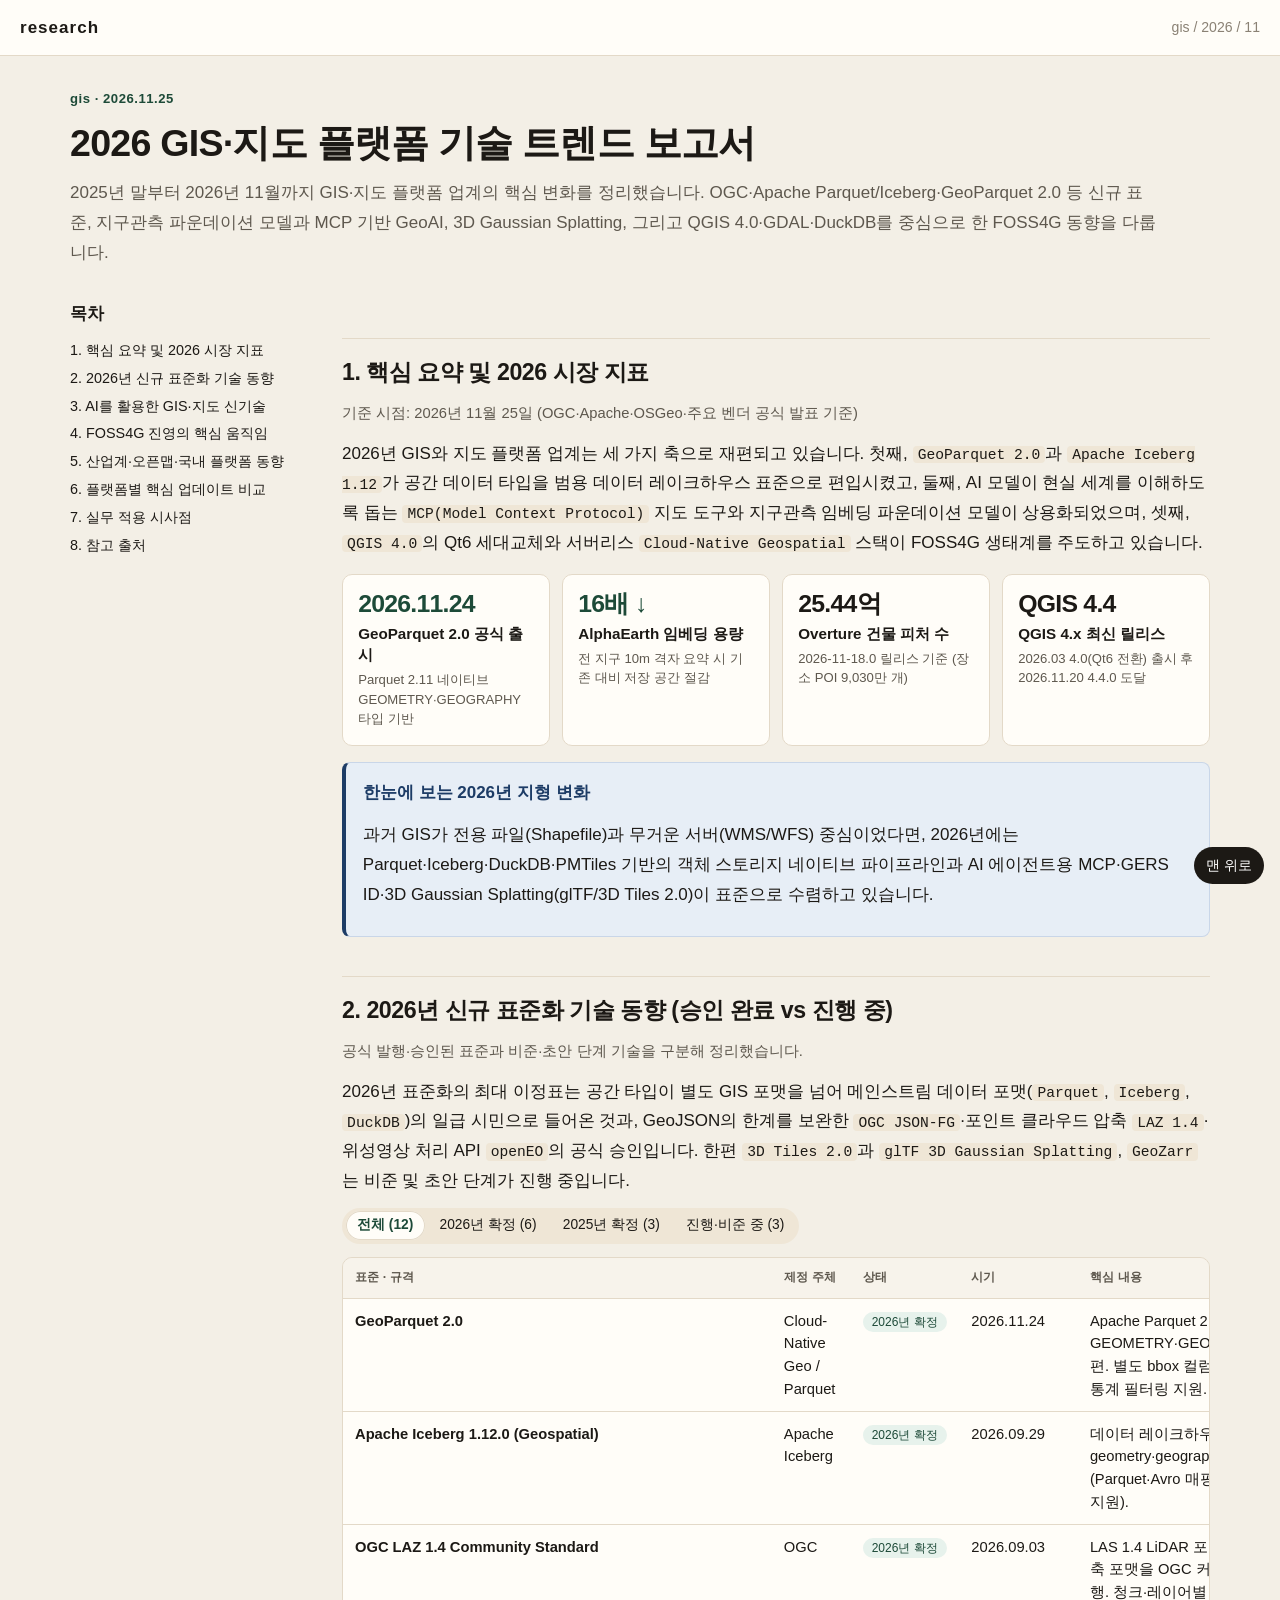
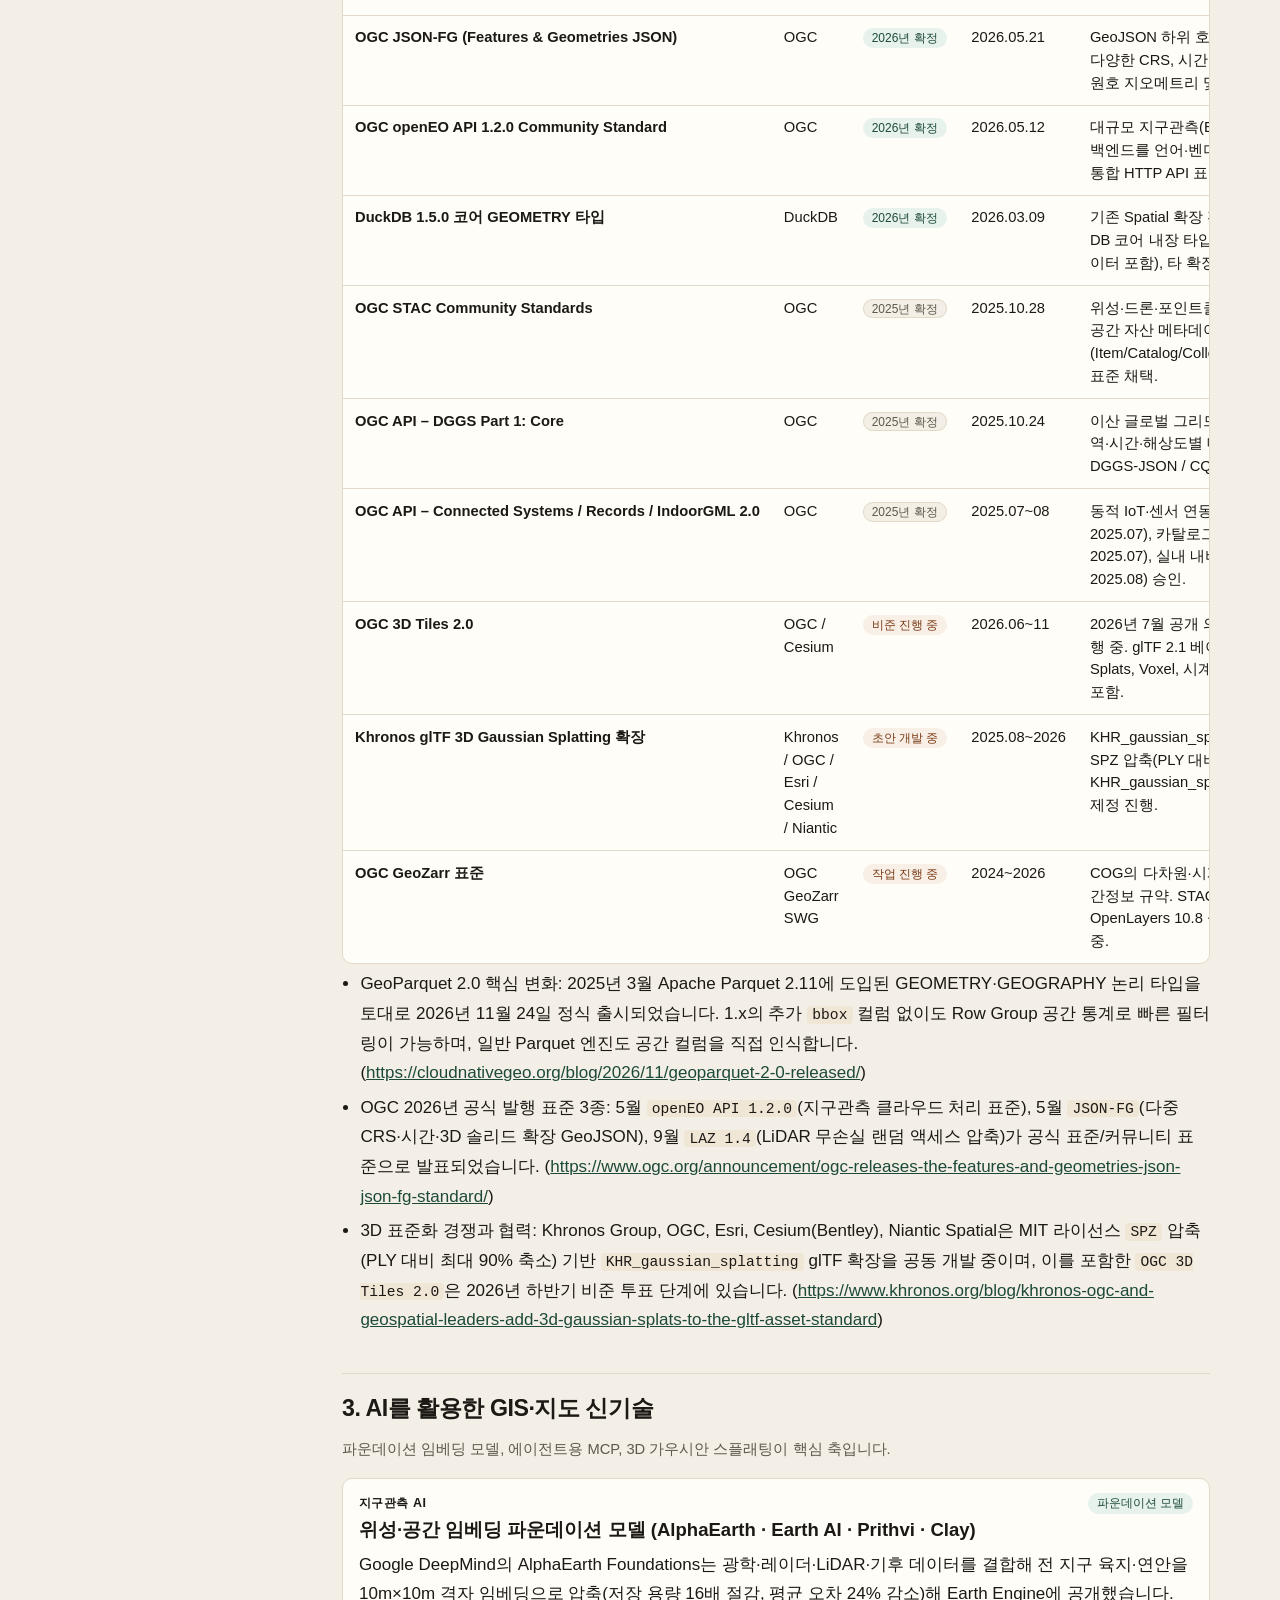
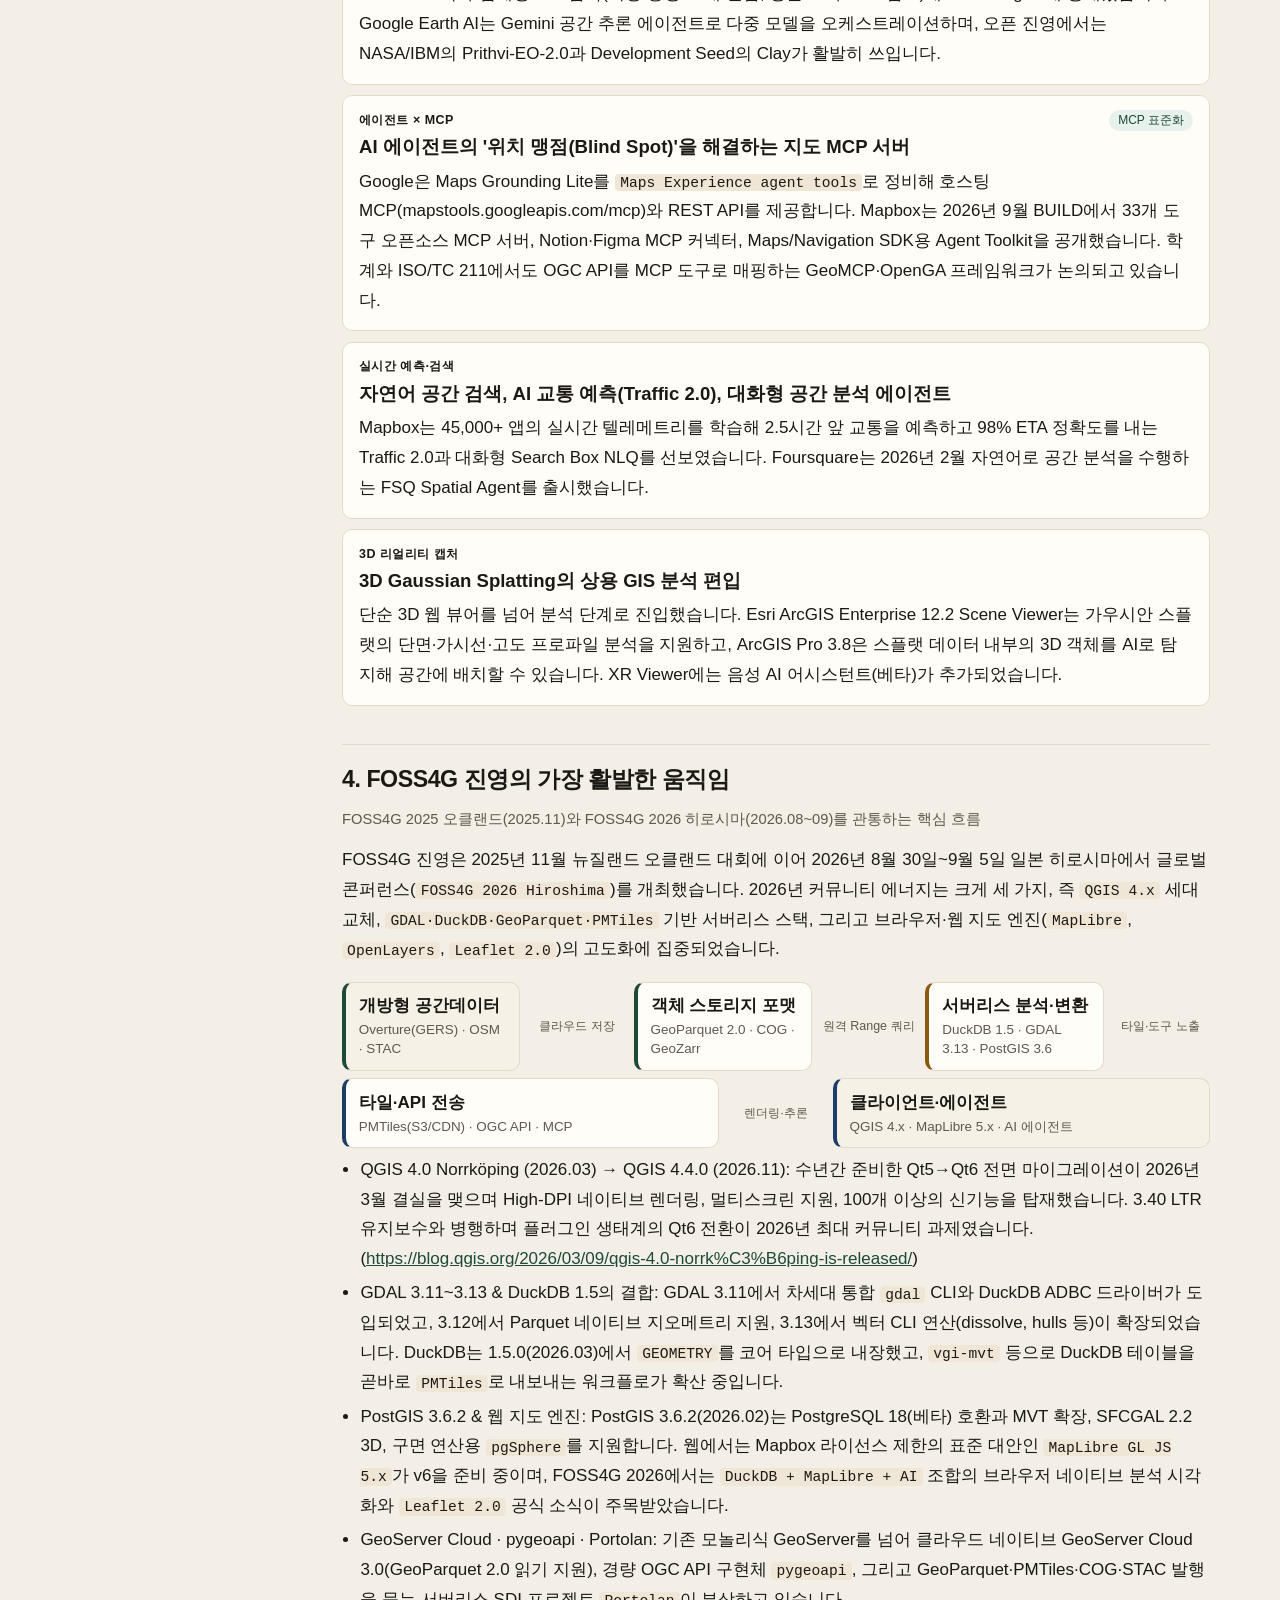
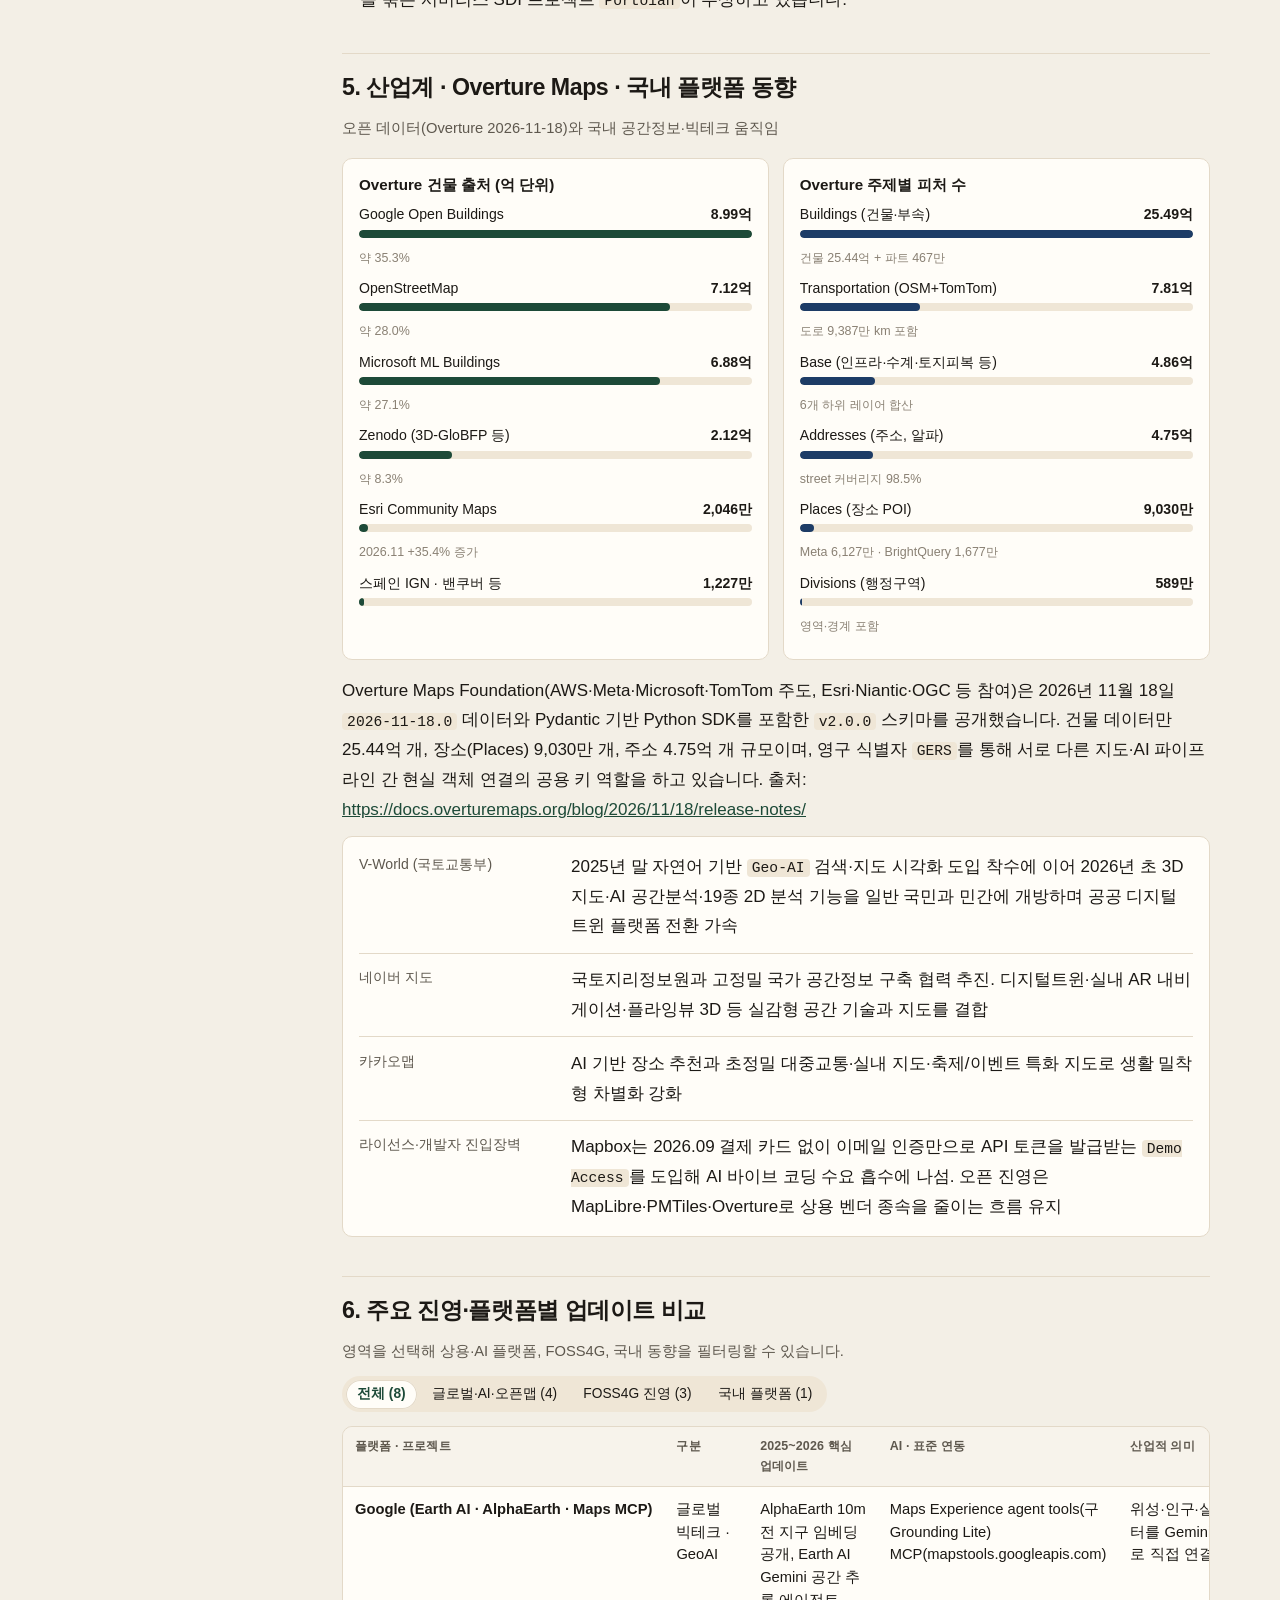
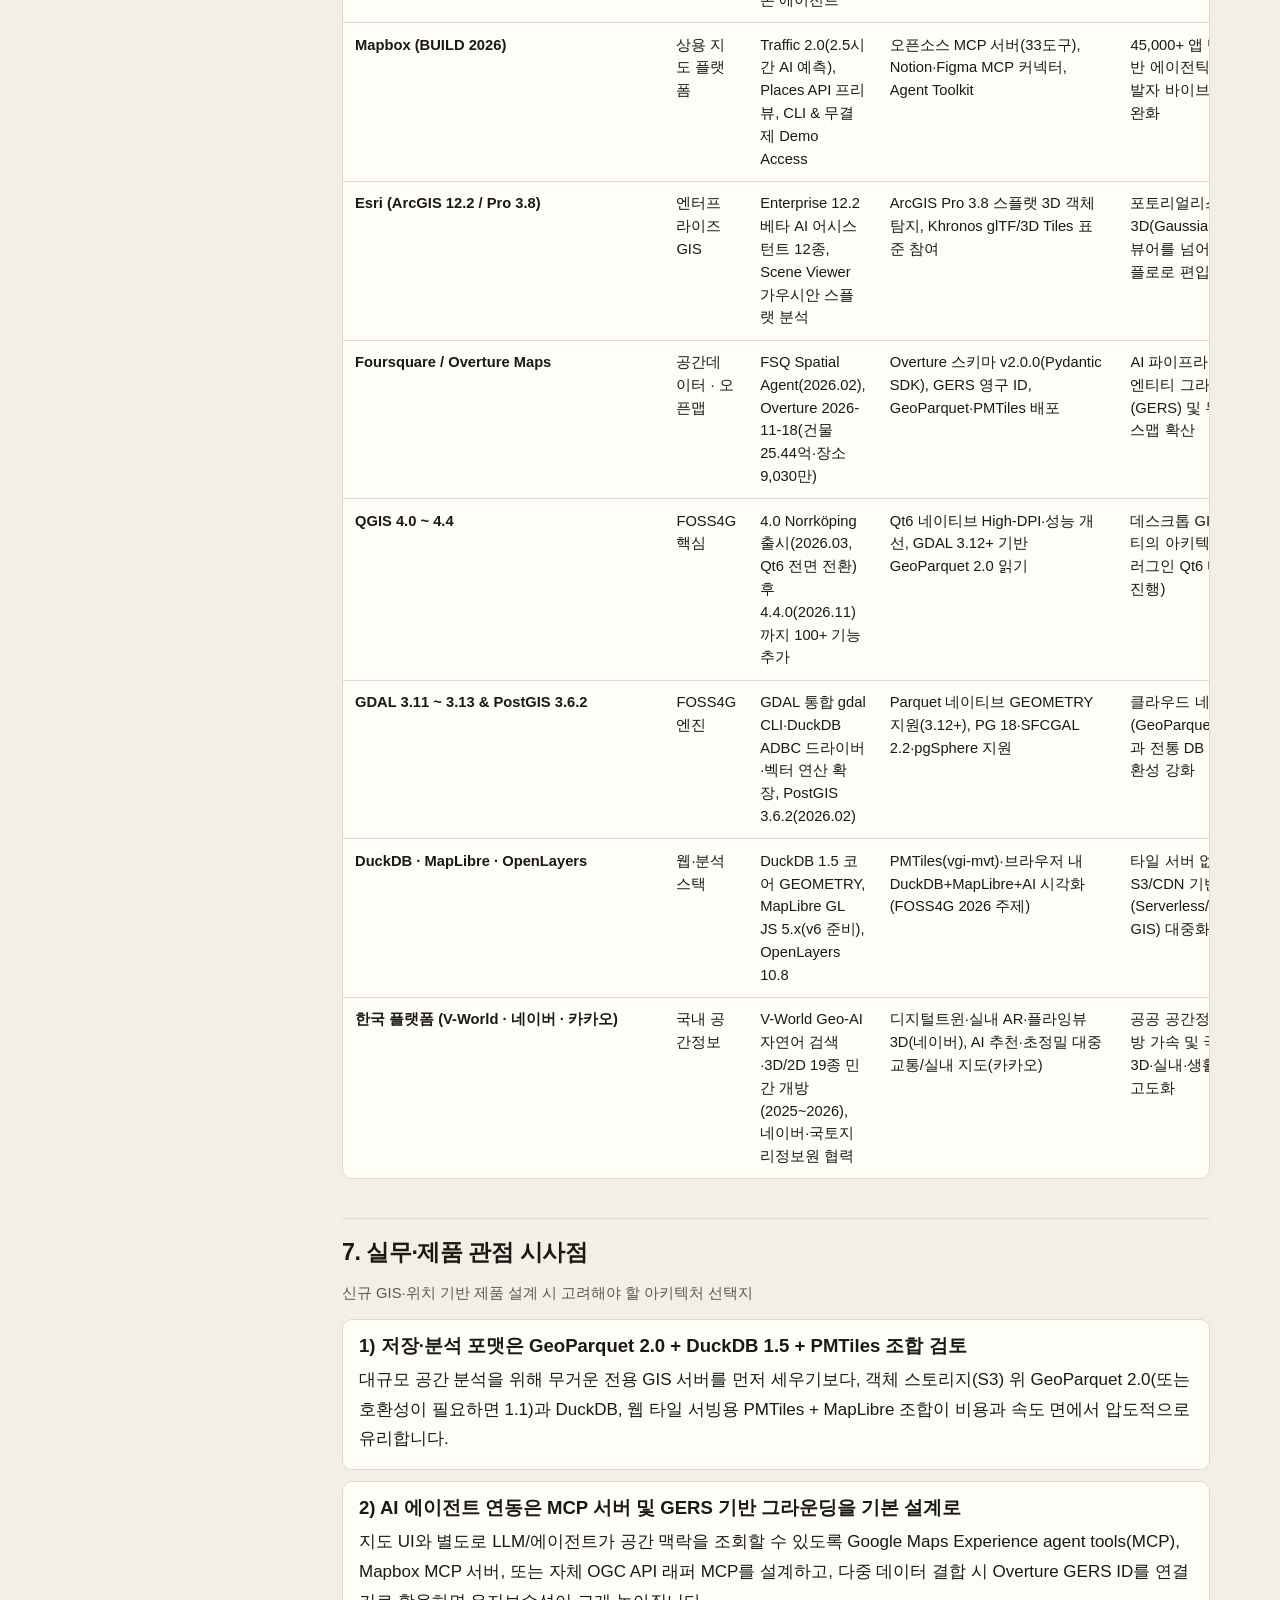
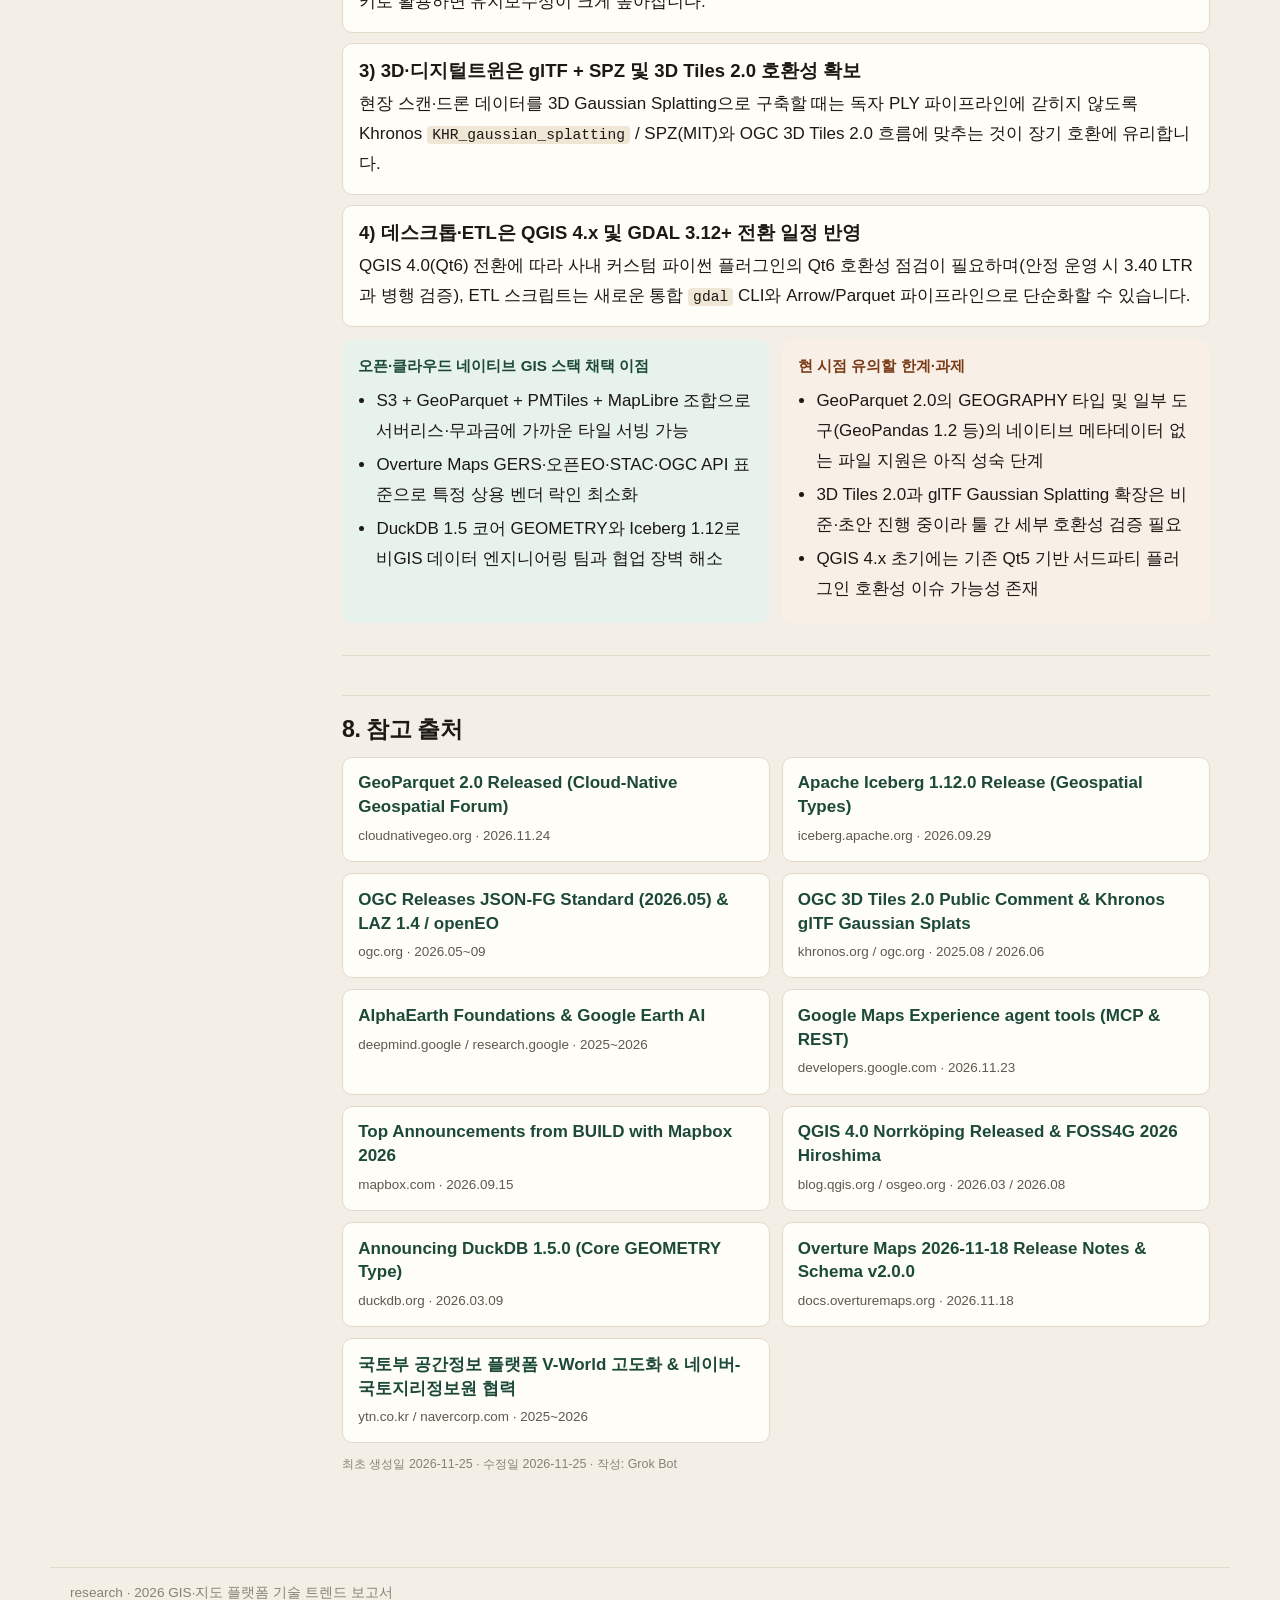
<file: gis/2026/11/gis-map-platform-trends/index.html>
<!DOCTYPE html>
<html lang="ko">
<head>
  <meta charset="utf-8">
  <meta name="viewport" content="width=device-width, initial-scale=1">
  <title>2026 GIS·지도 플랫폼 기술 트렌드 보고서</title>
  <meta name="description" content="2025년 말부터 2026년 11월까지 GIS·지도 플랫폼 업계의 핵심 변화를 정리했습니다. OGC·Apache Parquet/Iceberg·GeoParquet 2.0 등 신규 표준, 지구관측 파운데이션 모델과 MCP 기반 GeoAI, 3D Gaussian Splatting, 그리고 QGIS 4.0·GDAL·DuckDB를 중심으로 한 FOSS4G 동향을 다룹니다.">
  <link rel="canonical" href="https://spacepro.github.io/research/gis/2026/11/gis-map-platform-trends/">
  <link rel="stylesheet" href="../../../../assets/site.css">
</head>
<body>
  <a class="skip" href="#overview">본문으로 건너뛰기</a>
  <header class="site-header">
    <a class="brand" href="../../../../">research</a>
    <span class="crumb">gis / 2026 / 11</span>
  </header>

  <header class="hero wrap" id="top">
    <p class="kicker">gis · 2026.11.25</p>
    <h1>2026 GIS·지도 플랫폼 기술 트렌드 보고서</h1>
    <p class="lede">2025년 말부터 2026년 11월까지 GIS·지도 플랫폼 업계의 핵심 변화를 정리했습니다. OGC·Apache Parquet/Iceberg·GeoParquet 2.0 등 신규 표준, 지구관측 파운데이션 모델과 MCP 기반 GeoAI, 3D Gaussian Splatting, 그리고 QGIS 4.0·GDAL·DuckDB를 중심으로 한 FOSS4G 동향을 다룹니다.</p>
  </header>

  <div class="layout wrap">
    <nav class="toc" aria-label="목차">
      <p class="toc-title">목차</p>
      <ol>
        <li><a href="#overview">1. 핵심 요약 및 2026 시장 지표</a></li>
        <li><a href="#standards">2. 2026년 신규 표준화 기술 동향</a></li>
        <li><a href="#geoai">3. AI를 활용한 GIS·지도 신기술</a></li>
        <li><a href="#foss4g">4. FOSS4G 진영의 핵심 움직임</a></li>
        <li><a href="#industry">5. 산업계·오픈맵·국내 플랫폼 동향</a></li>
        <li><a href="#comparison">6. 플랫폼별 핵심 업데이트 비교</a></li>
        <li><a href="#takeaways">7. 실무 적용 시사점</a></li>
        <li><a href="#sources">8. 참고 출처</a></li>
      </ol>
    </nav>

    <article class="report">
      <section id="overview">
        <h2>1. 핵심 요약 및 2026 시장 지표</h2>
        <p class="caption">기준 시점: 2026년 11월 25일 (OGC·Apache·OSGeo·주요 벤더 공식 발표 기준)</p>
        <p>2026년 GIS와 지도 플랫폼 업계는 세 가지 축으로 재편되고 있습니다. 첫째, <code>GeoParquet 2.0</code>과 <code>Apache Iceberg 1.12</code>가 공간 데이터 타입을 범용 데이터 레이크하우스 표준으로 편입시켰고, 둘째, AI 모델이 현실 세계를 이해하도록 돕는 <code>MCP(Model Context Protocol)</code> 지도 도구와 지구관측 임베딩 파운데이션 모델이 상용화되었으며, 셋째, <code>QGIS 4.0</code>의 Qt6 세대교체와 서버리스 <code>Cloud-Native Geospatial</code> 스택이 FOSS4G 생태계를 주도하고 있습니다.</p>
        <div class="metrics">
          <article class="metric success">
            <span class="value">2026.11.24</span>
            <span class="label">GeoParquet 2.0 공식 출시</span>
            <span class="detail">Parquet 2.11 네이티브 GEOMETRY·GEOGRAPHY 타입 기반</span>
          </article>
          <article class="metric success">
            <span class="value">16배 ↓</span>
            <span class="label">AlphaEarth 임베딩 용량</span>
            <span class="detail">전 지구 10m 격자 요약 시 기존 대비 저장 공간 절감</span>
          </article>
          <article class="metric">
            <span class="value">25.44억</span>
            <span class="label">Overture 건물 피처 수</span>
            <span class="detail">2026-11-18.0 릴리스 기준 (장소 POI 9,030만 개)</span>
          </article>
          <article class="metric">
            <span class="value">QGIS 4.4</span>
            <span class="label">QGIS 4.x 최신 릴리스</span>
            <span class="detail">2026.03 4.0(Qt6 전환) 출시 후 2026.11.20 4.4.0 도달</span>
          </article>
        </div>
        <aside class="callout">
          <strong>한눈에 보는 2026년 지형 변화</strong>
          <p>과거 GIS가 전용 파일(Shapefile)과 무거운 서버(WMS/WFS) 중심이었다면, 2026년에는 Parquet·Iceberg·DuckDB·PMTiles 기반의 객체 스토리지 네이티브 파이프라인과 AI 에이전트용 MCP·GERS ID·3D Gaussian Splatting(glTF/3D Tiles 2.0)이 표준으로 수렴하고 있습니다.</p>
        </aside>
      </section>

      <section id="standards">
        <h2>2. 2026년 신규 표준화 기술 동향 (승인 완료 vs 진행 중)</h2>
        <p class="caption">공식 발행·승인된 표준과 비준·초안 단계 기술을 구분해 정리했습니다.</p>
        <p>2026년 표준화의 최대 이정표는 공간 타입이 별도 GIS 포맷을 넘어 메인스트림 데이터 포맷(<code>Parquet</code>, <code>Iceberg</code>, <code>DuckDB</code>)의 일급 시민으로 들어온 것과, GeoJSON의 한계를 보완한 <code>OGC JSON-FG</code>·포인트 클라우드 압축 <code>LAZ 1.4</code>·위성영상 처리 API <code>openEO</code>의 공식 승인입니다. 한편 <code>3D Tiles 2.0</code>과 <code>glTF 3D Gaussian Splatting</code>, <code>GeoZarr</code>는 비준 및 초안 단계가 진행 중입니다.</p>
        <div class="controls">
          <div class="segmented" role="radiogroup" aria-label="표준 상태 필터">
            <button type="button" role="radio" aria-checked="true" data-std-filter="all">전체 (12)</button>
            <button type="button" role="radio" aria-checked="false" data-std-filter="approved_2026">2026년 확정 (6)</button>
            <button type="button" role="radio" aria-checked="false" data-std-filter="approved_2025">2025년 확정 (3)</button>
            <button type="button" role="radio" aria-checked="false" data-std-filter="in_progress">진행·비준 중 (3)</button>
          </div>
        </div>
        <div class="table-wrap">
          <table class="platform-table" id="standards-table">
            <thead>
              <tr>
                <th scope="col">표준 · 규격</th>
                <th scope="col">제정 주체</th>
                <th scope="col">상태</th>
                <th scope="col">시기</th>
                <th scope="col">핵심 내용</th>
              </tr>
            </thead>
            <tbody>
              <tr data-status="approved_2026">
                <td>GeoParquet 2.0</td>
                <td>Cloud-Native Geo / Parquet</td>
                <td><span class="pill success">2026년 확정</span></td>
                <td>2026.11.24</td>
                <td>Apache Parquet 2.11 네이티브 GEOMETRY·GEOGRAPHY 타입 기반 재편. 별도 bbox 컬럼 없이 Row Group 공간 통계 필터링 지원.</td>
              </tr>
              <tr data-status="approved_2026">
                <td>Apache Iceberg 1.12.0 (Geospatial)</td>
                <td>Apache Iceberg</td>
                <td><span class="pill success">2026년 확정</span></td>
                <td>2026.09.29</td>
                <td>데이터 레이크하우스 테이블 포맷에 geometry·geography 타입 읽기·쓰기 추가(Parquet·Avro 매핑, Spark 4.1 엔드투엔드 지원).</td>
              </tr>
              <tr data-status="approved_2026">
                <td>OGC LAZ 1.4 Community Standard</td>
                <td>OGC</td>
                <td><span class="pill success">2026년 확정</span></td>
                <td>2026.09.03</td>
                <td>LAS 1.4 LiDAR 포인트 클라우드 무손실 압축 포맷을 OGC 커뮤니티 표준으로 공식 발행. 청크·레이어별 랜덤 액세스 지원.</td>
              </tr>
              <tr data-status="approved_2026">
                <td>OGC JSON-FG (Features &amp; Geometries JSON)</td>
                <td>OGC</td>
                <td><span class="pill success">2026년 확정</span></td>
                <td>2026.05.21</td>
                <td>GeoJSON 하위 호환 확장 표준. WGS84 외 다양한 CRS, 시간 속성, 3D 솔리드·프리즘·원호 지오메트리 및 스키마 선언 지원.</td>
              </tr>
              <tr data-status="approved_2026">
                <td>OGC openEO API 1.2.0 Community Standard</td>
                <td>OGC</td>
                <td><span class="pill success">2026년 확정</span></td>
                <td>2026.05.12</td>
                <td>대규모 지구관측(EO) 위성영상 클라우드 백엔드를 언어·벤더 독립적으로 호출하는 통합 HTTP API 표준.</td>
              </tr>
              <tr data-status="approved_2026">
                <td>DuckDB 1.5.0 코어 GEOMETRY 타입</td>
                <td>DuckDB</td>
                <td><span class="pill success">2026년 확정</span></td>
                <td>2026.03.09</td>
                <td>기존 Spatial 확장 전용이던 GEOMETRY를 DB 코어 내장 타입으로 승격(CRS 메타데이터 포함), 타 확장·Parquet 호환성 강화.</td>
              </tr>
              <tr data-status="approved_2025">
                <td>OGC STAC Community Standards</td>
                <td>OGC</td>
                <td><span class="pill">2025년 확정</span></td>
                <td>2025.10.28</td>
                <td>위성·드론·포인트클라우드·ML 라벨 등 시공간 자산 메타데이터 검색(Item/Catalog/Collection 및 API) 커뮤니티 표준 채택.</td>
              </tr>
              <tr data-status="approved_2025">
                <td>OGC API – DGGS Part 1: Core</td>
                <td>OGC</td>
                <td><span class="pill">2025년 확정</span></td>
                <td>2025.10.24</td>
                <td>이산 글로벌 그리드 시스템(DGGS) 기반 영역·시간·해상도별 데이터 조회 API 및 DGGS-JSON / CQL2 질의 공식 표준.</td>
              </tr>
              <tr data-status="approved_2025">
                <td>OGC API – Connected Systems / Records / IndoorGML 2.0</td>
                <td>OGC</td>
                <td><span class="pill">2025년 확정</span></td>
                <td>2025.07~08</td>
                <td>동적 IoT·센서 연동(Connected Systems, 2025.07), 카탈로그 검색(Records Part 1, 2025.07), 실내 내비게이션(IndoorGML 2.0, 2025.08) 승인.</td>
              </tr>
              <tr data-status="in_progress">
                <td>OGC 3D Tiles 2.0</td>
                <td>OGC / Cesium</td>
                <td><span class="pill warning">비준 진행 중</span></td>
                <td>2026.06~11</td>
                <td>2026년 7월 공개 의견 수렴 후 비준 투표 진행 중. glTF 2.1 베이스라인, 3D Gaussian Splats, Voxel, 시계열 동적 콘텐츠, 3D 벡터 포함.</td>
              </tr>
              <tr data-status="in_progress">
                <td>Khronos glTF 3D Gaussian Splatting 확장</td>
                <td>Khronos / OGC / Esri / Cesium / Niantic</td>
                <td><span class="pill warning">초안 개발 중</span></td>
                <td>2025.08~2026</td>
                <td>KHR_gaussian_splatting 및 MIT 라이선스 SPZ 압축(PLY 대비 최대 90% 축소) 확장 KHR_gaussian_splatting_compression_spz 제정 진행.</td>
              </tr>
              <tr data-status="in_progress">
                <td>OGC GeoZarr 표준</td>
                <td>OGC GeoZarr SWG</td>
                <td><span class="pill warning">작업 진행 중</span></td>
                <td>2024~2026</td>
                <td>COG의 다차원·시계열 대안인 Zarr 기반 공간정보 규약. STAC-Zarr 연계 스프린트 및 OpenLayers 10.8 실험 지원 등 생태계 확산 중.</td>
              </tr>
            </tbody>
          </table>
        </div>
        <ul class="bullets">
          <li>GeoParquet 2.0 핵심 변화: 2025년 3월 Apache Parquet 2.11에 도입된 GEOMETRY·GEOGRAPHY 논리 타입을 토대로 2026년 11월 24일 정식 출시되었습니다. 1.x의 추가 <code>bbox</code> 컬럼 없이도 Row Group 공간 통계로 빠른 필터링이 가능하며, 일반 Parquet 엔진도 공간 컬럼을 직접 인식합니다. (<a href="https://cloudnativegeo.org/blog/2026/11/geoparquet-2-0-released/">https://cloudnativegeo.org/blog/2026/11/geoparquet-2-0-released/</a>)</li>
          <li>OGC 2026년 공식 발행 표준 3종: 5월 <code>openEO API 1.2.0</code>(지구관측 클라우드 처리 표준), 5월 <code>JSON-FG</code>(다중 CRS·시간·3D 솔리드 확장 GeoJSON), 9월 <code>LAZ 1.4</code>(LiDAR 무손실 랜덤 액세스 압축)가 공식 표준/커뮤니티 표준으로 발표되었습니다. (<a href="https://www.ogc.org/announcement/ogc-releases-the-features-and-geometries-json-json-fg-standard/">https://www.ogc.org/announcement/ogc-releases-the-features-and-geometries-json-json-fg-standard/</a>)</li>
          <li>3D 표준화 경쟁과 협력: Khronos Group, OGC, Esri, Cesium(Bentley), Niantic Spatial은 MIT 라이선스 <code>SPZ</code> 압축(PLY 대비 최대 90% 축소) 기반 <code>KHR_gaussian_splatting</code> glTF 확장을 공동 개발 중이며, 이를 포함한 <code>OGC 3D Tiles 2.0</code>은 2026년 하반기 비준 투표 단계에 있습니다. (<a href="https://www.khronos.org/blog/khronos-ogc-and-geospatial-leaders-add-3d-gaussian-splats-to-the-gltf-asset-standard">https://www.khronos.org/blog/khronos-ogc-and-geospatial-leaders-add-3d-gaussian-splats-to-the-gltf-asset-standard</a>)</li>
        </ul>
      </section>

      <section id="geoai">
        <h2>3. AI를 활용한 GIS·지도 신기술</h2>
        <p class="caption">파운데이션 임베딩 모델, 에이전트용 MCP, 3D 가우시안 스플래팅이 핵심 축입니다.</p>
        <div class="trends">
          <article class="trend">
            <div class="trend-top">
              <p class="lead">지구관측 AI</p>
              <span class="pill success">파운데이션 모델</span>
            </div>
            <h3>위성·공간 임베딩 파운데이션 모델 (AlphaEarth · Earth AI · Prithvi · Clay)</h3>
            <p>Google DeepMind의 AlphaEarth Foundations는 광학·레이더·LiDAR·기후 데이터를 결합해 전 지구 육지·연안을 10m×10m 격자 임베딩으로 압축(저장 용량 16배 절감, 평균 오차 24% 감소)해 Earth Engine에 공개했습니다. Google Earth AI는 Gemini 공간 추론 에이전트로 다중 모델을 오케스트레이션하며, 오픈 진영에서는 NASA/IBM의 Prithvi-EO-2.0과 Development Seed의 Clay가 활발히 쓰입니다.</p>
          </article>
          <article class="trend">
            <div class="trend-top">
              <p class="lead">에이전트 × MCP</p>
              <span class="pill success">MCP 표준화</span>
            </div>
            <h3>AI 에이전트의 '위치 맹점(Blind Spot)'을 해결하는 지도 MCP 서버</h3>
            <p>Google은 Maps Grounding Lite를 <code>Maps Experience agent tools</code>로 정비해 호스팅 MCP(mapstools.googleapis.com/mcp)와 REST API를 제공합니다. Mapbox는 2026년 9월 BUILD에서 33개 도구 오픈소스 MCP 서버, Notion·Figma MCP 커넥터, Maps/Navigation SDK용 Agent Toolkit을 공개했습니다. 학계와 ISO/TC 211에서도 OGC API를 MCP 도구로 매핑하는 GeoMCP·OpenGA 프레임워크가 논의되고 있습니다.</p>
          </article>
          <article class="trend">
            <p class="lead">실시간 예측·검색</p>
            <h3>자연어 공간 검색, AI 교통 예측(Traffic 2.0), 대화형 공간 분석 에이전트</h3>
            <p>Mapbox는 45,000+ 앱의 실시간 텔레메트리를 학습해 2.5시간 앞 교통을 예측하고 98% ETA 정확도를 내는 Traffic 2.0과 대화형 Search Box NLQ를 선보였습니다. Foursquare는 2026년 2월 자연어로 공간 분석을 수행하는 FSQ Spatial Agent를 출시했습니다.</p>
          </article>
          <article class="trend">
            <p class="lead">3D 리얼리티 캡처</p>
            <h3>3D Gaussian Splatting의 상용 GIS 분석 편입</h3>
            <p>단순 3D 웹 뷰어를 넘어 분석 단계로 진입했습니다. Esri ArcGIS Enterprise 12.2 Scene Viewer는 가우시안 스플랫의 단면·가시선·고도 프로파일 분석을 지원하고, ArcGIS Pro 3.8은 스플랫 데이터 내부의 3D 객체를 AI로 탐지해 공간에 배치할 수 있습니다. XR Viewer에는 음성 AI 어시스턴트(베타)가 추가되었습니다.</p>
          </article>
        </div>
      </section>

      <section id="foss4g">
        <h2>4. FOSS4G 진영의 가장 활발한 움직임</h2>
        <p class="caption">FOSS4G 2025 오클랜드(2025.11)와 FOSS4G 2026 히로시마(2026.08~09)를 관통하는 핵심 흐름</p>
        <p>FOSS4G 진영은 2025년 11월 뉴질랜드 오클랜드 대회에 이어 2026년 8월 30일~9월 5일 일본 히로시마에서 글로벌 콘퍼런스(<code>FOSS4G 2026 Hiroshima</code>)를 개최했습니다. 2026년 커뮤니티 에너지는 크게 세 가지, 즉 <code>QGIS 4.x</code> 세대교체, <code>GDAL·DuckDB·GeoParquet·PMTiles</code> 기반 서버리스 스택, 그리고 브라우저·웹 지도 엔진(<code>MapLibre</code>, <code>OpenLayers</code>, <code>Leaflet 2.0</code>)의 고도화에 집중되었습니다.</p>
        <div class="flow flow-chain" aria-label="개방형 공간데이터에서 클라이언트까지의 흐름">
          <div class="node terminal s0">
            <strong>개방형 공간데이터</strong>
            <span>Overture(GERS) · OSM · STAC</span>
          </div>
          <p class="arrow">클라우드 저장</p>
          <div class="node s0">
            <strong>객체 스토리지 포맷</strong>
            <span>GeoParquet 2.0 · COG · GeoZarr</span>
          </div>
          <p class="arrow">원격 Range 쿼리</p>
          <div class="node s1">
            <strong>서버리스 분석·변환</strong>
            <span>DuckDB 1.5 · GDAL 3.13 · PostGIS 3.6</span>
          </div>
          <p class="arrow">타일·도구 노출</p>
          <div class="node s2">
            <strong>타일·API 전송</strong>
            <span>PMTiles(S3/CDN) · OGC API · MCP</span>
          </div>
          <p class="arrow">렌더링·추론</p>
          <div class="node terminal s2">
            <strong>클라이언트·에이전트</strong>
            <span>QGIS 4.x · MapLibre 5.x · AI 에이전트</span>
          </div>
        </div>
        <ul class="bullets">
          <li>QGIS 4.0 Norrköping (2026.03) → QGIS 4.4.0 (2026.11): 수년간 준비한 Qt5→Qt6 전면 마이그레이션이 2026년 3월 결실을 맺으며 High-DPI 네이티브 렌더링, 멀티스크린 지원, 100개 이상의 신기능을 탑재했습니다. 3.40 LTR 유지보수와 병행하며 플러그인 생태계의 Qt6 전환이 2026년 최대 커뮤니티 과제였습니다. (<a href="https://blog.qgis.org/2026/03/09/qgis-4.0-norrk%C3%B6ping-is-released/">https://blog.qgis.org/2026/03/09/qgis-4.0-norrk%C3%B6ping-is-released/</a>)</li>
          <li>GDAL 3.11~3.13 &amp; DuckDB 1.5의 결합: GDAL 3.11에서 차세대 통합 <code>gdal</code> CLI와 DuckDB ADBC 드라이버가 도입되었고, 3.12에서 Parquet 네이티브 지오메트리 지원, 3.13에서 벡터 CLI 연산(dissolve, hulls 등)이 확장되었습니다. DuckDB는 1.5.0(2026.03)에서 <code>GEOMETRY</code>를 코어 타입으로 내장했고, <code>vgi-mvt</code> 등으로 DuckDB 테이블을 곧바로 <code>PMTiles</code>로 내보내는 워크플로가 확산 중입니다.</li>
          <li>PostGIS 3.6.2 &amp; 웹 지도 엔진: PostGIS 3.6.2(2026.02)는 PostgreSQL 18(베타) 호환과 MVT 확장, SFCGAL 2.2 3D, 구면 연산용 <code>pgSphere</code>를 지원합니다. 웹에서는 Mapbox 라이선스 제한의 표준 대안인 <code>MapLibre GL JS 5.x</code>가 v6을 준비 중이며, FOSS4G 2026에서는 <code>DuckDB + MapLibre + AI</code> 조합의 브라우저 네이티브 분석 시각화와 <code>Leaflet 2.0</code> 공식 소식이 주목받았습니다.</li>
          <li>GeoServer Cloud · pygeoapi · Portolan: 기존 모놀리식 GeoServer를 넘어 클라우드 네이티브 GeoServer Cloud 3.0(GeoParquet 2.0 읽기 지원), 경량 OGC API 구현체 <code>pygeoapi</code>, 그리고 GeoParquet·PMTiles·COG·STAC 발행을 묶는 서버리스 SDI 프로젝트 <code>Portolan</code>이 부상하고 있습니다.</li>
        </ul>
      </section>

      <section id="industry">
        <h2>5. 산업계 · Overture Maps · 국내 플랫폼 동향</h2>
        <p class="caption">오픈 데이터(Overture 2026-11-18)와 국내 공간정보·빅테크 움직임</p>
        <div class="chart-grid">
          <figure class="chart">
            <figcaption>Overture 건물 출처 (억 단위)</figcaption>
            <ul class="bars">
              <li>
                <div class="bar-head"><span>Google Open Buildings</span><strong>8.99억</strong></div>
                <div class="bar-track"><div class="bar-fill" style="width:100%"></div></div>
                <p class="bar-meta">약 35.3%</p>
              </li>
              <li>
                <div class="bar-head"><span>OpenStreetMap</span><strong>7.12억</strong></div>
                <div class="bar-track"><div class="bar-fill" style="width:79.141849%"></div></div>
                <p class="bar-meta">약 28.0%</p>
              </li>
              <li>
                <div class="bar-head"><span>Microsoft ML Buildings</span><strong>6.88억</strong></div>
                <div class="bar-track"><div class="bar-fill" style="width:76.549496%"></div></div>
                <p class="bar-meta">약 27.1%</p>
              </li>
              <li>
                <div class="bar-head"><span>Zenodo (3D-GloBFP 등)</span><strong>2.12억</strong></div>
                <div class="bar-track"><div class="bar-fill" style="width:23.580744%"></div></div>
                <p class="bar-meta">약 8.3%</p>
              </li>
              <li>
                <div class="bar-head"><span>Esri Community Maps</span><strong>2,046만</strong></div>
                <div class="bar-track"><div class="bar-fill" style="width:2.275271%"></div></div>
                <p class="bar-meta">2026.11 +35.4% 증가</p>
              </li>
              <li>
                <div class="bar-head"><span>스페인 IGN · 밴쿠버 등</span><strong>1,227만</strong></div>
                <div class="bar-track"><div class="bar-fill" style="width:1.364456%"></div></div>
              </li>
            </ul>
          </figure>
          <figure class="chart alt">
            <figcaption>Overture 주제별 피처 수</figcaption>
            <ul class="bars">
              <li>
                <div class="bar-head"><span>Buildings (건물·부속)</span><strong>25.49억</strong></div>
                <div class="bar-track"><div class="bar-fill" style="width:100%"></div></div>
                <p class="bar-meta">건물 25.44억 + 파트 467만</p>
              </li>
              <li>
                <div class="bar-head"><span>Transportation (OSM+TomTom)</span><strong>7.81억</strong></div>
                <div class="bar-track"><div class="bar-fill" style="width:30.622254%"></div></div>
                <p class="bar-meta">도로 9,387만 km 포함</p>
              </li>
              <li>
                <div class="bar-head"><span>Base (인프라·수계·토지피복 등)</span><strong>4.86억</strong></div>
                <div class="bar-track"><div class="bar-fill" style="width:19.05171%"></div></div>
                <p class="bar-meta">6개 하위 레이어 합산</p>
              </li>
              <li>
                <div class="bar-head"><span>Addresses (주소, 알파)</span><strong>4.75억</strong></div>
                <div class="bar-track"><div class="bar-fill" style="width:18.643675%"></div></div>
                <p class="bar-meta">street 커버리지 98.5%</p>
              </li>
              <li>
                <div class="bar-head"><span>Places (장소 POI)</span><strong>9,030만</strong></div>
                <div class="bar-track"><div class="bar-fill" style="width:3.542843%"></div></div>
                <p class="bar-meta">Meta 6,127만 · BrightQuery 1,677만</p>
              </li>
              <li>
                <div class="bar-head"><span>Divisions (행정구역)</span><strong>589만</strong></div>
                <div class="bar-track"><div class="bar-fill" style="width:0.231089%"></div></div>
                <p class="bar-meta">영역·경계 포함</p>
              </li>
            </ul>
          </figure>
        </div>
        <p>Overture Maps Foundation(AWS·Meta·Microsoft·TomTom 주도, Esri·Niantic·OGC 등 참여)은 2026년 11월 18일 <code>2026-11-18.0</code> 데이터와 Pydantic 기반 Python SDK를 포함한 <code>v2.0.0</code> 스키마를 공개했습니다. 건물 데이터만 25.44억 개, 장소(Places) 9,030만 개, 주소 4.75억 개 규모이며, 영구 식별자 <code>GERS</code>를 통해 서로 다른 지도·AI 파이프라인 간 현실 객체 연결의 공용 키 역할을 하고 있습니다. 출처: <a href="https://docs.overturemaps.org/blog/2026/11/18/release-notes/">https://docs.overturemaps.org/blog/2026/11/18/release-notes/</a></p>
        <dl class="props props-wide">
          <div>
            <dt>V-World (국토교통부)</dt>
            <dd>2025년 말 자연어 기반 <code>Geo-AI</code> 검색·지도 시각화 도입 착수에 이어 2026년 초 3D 지도·AI 공간분석·19종 2D 분석 기능을 일반 국민과 민간에 개방하며 공공 디지털트윈 플랫폼 전환 가속</dd>
          </div>
          <div>
            <dt>네이버 지도</dt>
            <dd>국토지리정보원과 고정밀 국가 공간정보 구축 협력 추진. 디지털트윈·실내 AR 내비게이션·플라잉뷰 3D 등 실감형 공간 기술과 지도를 결합</dd>
          </div>
          <div>
            <dt>카카오맵</dt>
            <dd>AI 기반 장소 추천과 초정밀 대중교통·실내 지도·축제/이벤트 특화 지도로 생활 밀착형 차별화 강화</dd>
          </div>
          <div>
            <dt>라이선스·개발자 진입장벽</dt>
            <dd>Mapbox는 2026.09 결제 카드 없이 이메일 인증만으로 API 토큰을 발급받는 <code>Demo Access</code>를 도입해 AI 바이브 코딩 수요 흡수에 나섬. 오픈 진영은 MapLibre·PMTiles·Overture로 상용 벤더 종속을 줄이는 흐름 유지</dd>
          </div>
        </dl>
      </section>

      <section id="comparison">
        <h2>6. 주요 진영·플랫폼별 업데이트 비교</h2>
        <p class="caption">영역을 선택해 상용·AI 플랫폼, FOSS4G, 국내 동향을 필터링할 수 있습니다.</p>
        <div class="controls">
          <div class="segmented" role="radiogroup" aria-label="플랫폼 범위 필터">
            <button type="button" role="radio" aria-checked="true" data-scope-filter="all">전체 (8)</button>
            <button type="button" role="radio" aria-checked="false" data-scope-filter="ai_commercial">글로벌·AI·오픈맵 (4)</button>
            <button type="button" role="radio" aria-checked="false" data-scope-filter="foss4g">FOSS4G 진영 (3)</button>
            <button type="button" role="radio" aria-checked="false" data-scope-filter="korea">국내 플랫폼 (1)</button>
          </div>
        </div>
        <div class="table-wrap">
          <table class="platform-table" id="platform-table">
            <thead>
              <tr>
                <th scope="col">플랫폼 · 프로젝트</th>
                <th scope="col">구분</th>
                <th scope="col">2025~2026 핵심 업데이트</th>
                <th scope="col">AI · 표준 연동</th>
                <th scope="col">산업적 의미</th>
              </tr>
            </thead>
            <tbody>
              <tr data-scope="ai_commercial">
                <td>Google (Earth AI · AlphaEarth · Maps MCP)</td>
                <td>글로벌 빅테크 · GeoAI</td>
                <td>AlphaEarth 10m 전 지구 임베딩 공개, Earth AI Gemini 공간 추론 에이전트</td>
                <td>Maps Experience agent tools(구 Grounding Lite) MCP(mapstools.googleapis.com)</td>
                <td>위성·인구·실시간 장소 데이터를 Gemini 에이전트·MCP로 직접 연결</td>
              </tr>
              <tr data-scope="ai_commercial">
                <td>Mapbox (BUILD 2026)</td>
                <td>상용 지도 플랫폼</td>
                <td>Traffic 2.0(2.5시간 AI 예측), Places API 프리뷰, CLI &amp; 무결제 Demo Access</td>
                <td>오픈소스 MCP 서버(33도구), Notion·Figma MCP 커넥터, Agent Toolkit</td>
                <td>45,000+ 앱 텔레메트리 기반 에이전틱 매핑 엔진과 개발자 바이브코딩 진입장벽 완화</td>
              </tr>
              <tr data-scope="ai_commercial">
                <td>Esri (ArcGIS 12.2 / Pro 3.8)</td>
                <td>엔터프라이즈 GIS</td>
                <td>Enterprise 12.2 베타 AI 어시스턴트 12종, Scene Viewer 가우시안 스플랫 분석</td>
                <td>ArcGIS Pro 3.8 스플랫 3D 객체 탐지, Khronos glTF/3D Tiles 표준 참여</td>
                <td>포토리얼리스틱 3D(Gaussian Splat)를 단순 뷰어를 넘어 분석·탐지 워크플로로 편입</td>
              </tr>
              <tr data-scope="ai_commercial">
                <td>Foursquare / Overture Maps</td>
                <td>공간데이터 · 오픈맵</td>
                <td>FSQ Spatial Agent(2026.02), Overture 2026-11-18(건물 25.44억·장소 9,030만)</td>
                <td>Overture 스키마 v2.0.0(Pydantic SDK), GERS 영구 ID, GeoParquet·PMTiles 배포</td>
                <td>AI 파이프라인의 현실 세계 엔티티 그라운딩 표준(GERS) 및 무료 오픈 베이스맵 확산</td>
              </tr>
              <tr data-scope="foss4g">
                <td>QGIS 4.0 ~ 4.4</td>
                <td>FOSS4G 핵심</td>
                <td>4.0 Norrköping 출시(2026.03, Qt6 전면 전환) 후 4.4.0(2026.11)까지 100+ 기능 추가</td>
                <td>Qt6 네이티브 High-DPI·성능 개선, GDAL 3.12+ 기반 GeoParquet 2.0 읽기</td>
                <td>데스크톱 GIS 최대 커뮤니티의 아키텍처 세대교체(플러그인 Qt6 마이그레이션 진행)</td>
              </tr>
              <tr data-scope="foss4g">
                <td>GDAL 3.11 ~ 3.13 &amp; PostGIS 3.6.2</td>
                <td>FOSS4G 엔진</td>
                <td>GDAL 통합 gdal CLI·DuckDB ADBC 드라이버·벡터 연산 확장, PostGIS 3.6.2(2026.02)</td>
                <td>Parquet 네이티브 GEOMETRY 지원(3.12+), PG 18·SFCGAL 2.2·pgSphere 지원</td>
                <td>클라우드 네이티브 포맷(GeoParquet/COG/DuckDB)과 전통 DB 엔진의 성능·호환성 강화</td>
              </tr>
              <tr data-scope="foss4g">
                <td>DuckDB · MapLibre · OpenLayers</td>
                <td>웹·분석 스택</td>
                <td>DuckDB 1.5 코어 GEOMETRY, MapLibre GL JS 5.x(v6 준비), OpenLayers 10.8</td>
                <td>PMTiles(vgi-mvt)·브라우저 내 DuckDB+MapLibre+AI 시각화(FOSS4G 2026 주제)</td>
                <td>타일 서버 없는 정적 S3/CDN 기반 분석·시각화(Serverless/Cloud-Native GIS) 대중화</td>
              </tr>
              <tr data-scope="korea">
                <td>한국 플랫폼 (V-World · 네이버 · 카카오)</td>
                <td>국내 공간정보</td>
                <td>V-World Geo-AI 자연어 검색·3D/2D 19종 민간 개방(2025~2026), 네이버·국토지리정보원 협력</td>
                <td>디지털트윈·실내 AR·플라잉뷰 3D(네이버), AI 추천·초정밀 대중교통/실내 지도(카카오)</td>
                <td>공공 공간정보의 AI·민간 개방 가속 및 국내 빅테크의 3D·실내·생활밀착형 AI 지도 고도화</td>
              </tr>
            </tbody>
          </table>
        </div>
      </section>

      <section id="takeaways">
        <h2>7. 실무·제품 관점 시사점</h2>
        <p class="caption">신규 GIS·위치 기반 제품 설계 시 고려해야 할 아키텍처 선택지</p>
        <ol class="steps steps-labeled">
          <li>
            <h3>1) 저장·분석 포맷은 GeoParquet 2.0 + DuckDB 1.5 + PMTiles 조합 검토</h3>
            <p>대규모 공간 분석을 위해 무거운 전용 GIS 서버를 먼저 세우기보다, 객체 스토리지(S3) 위 GeoParquet 2.0(또는 호환성이 필요하면 1.1)과 DuckDB, 웹 타일 서빙용 PMTiles + MapLibre 조합이 비용과 속도 면에서 압도적으로 유리합니다.</p>
          </li>
          <li>
            <h3>2) AI 에이전트 연동은 MCP 서버 및 GERS 기반 그라운딩을 기본 설계로</h3>
            <p>지도 UI와 별도로 LLM/에이전트가 공간 맥락을 조회할 수 있도록 Google Maps Experience agent tools(MCP), Mapbox MCP 서버, 또는 자체 OGC API 래퍼 MCP를 설계하고, 다중 데이터 결합 시 Overture GERS ID를 연결 키로 활용하면 유지보수성이 크게 높아집니다.</p>
          </li>
          <li>
            <h3>3) 3D·디지털트윈은 glTF + SPZ 및 3D Tiles 2.0 호환성 확보</h3>
            <p>현장 스캔·드론 데이터를 3D Gaussian Splatting으로 구축할 때는 독자 PLY 파이프라인에 갇히지 않도록 Khronos <code>KHR_gaussian_splatting</code> / SPZ(MIT)와 OGC 3D Tiles 2.0 흐름에 맞추는 것이 장기 호환에 유리합니다.</p>
          </li>
          <li>
            <h3>4) 데스크톱·ETL은 QGIS 4.x 및 GDAL 3.12+ 전환 일정 반영</h3>
            <p>QGIS 4.0(Qt6) 전환에 따라 사내 커스텀 파이썬 플러그인의 Qt6 호환성 점검이 필요하며(안정 운영 시 3.40 LTR과 병행 검증), ETL 스크립트는 새로운 통합 <code>gdal</code> CLI와 Arrow/Parquet 파이프라인으로 단순화할 수 있습니다.</p>
          </li>
        </ol>
        <div class="proscons">
          <div class="pros">
            <h4>오픈·클라우드 네이티브 GIS 스택 채택 이점</h4>
            <ul>
              <li>S3 + GeoParquet + PMTiles + MapLibre 조합으로 서버리스·무과금에 가까운 타일 서빙 가능</li>
              <li>Overture Maps GERS·오픈EO·STAC·OGC API 표준으로 특정 상용 벤더 락인 최소화</li>
              <li>DuckDB 1.5 코어 GEOMETRY와 Iceberg 1.12로 비GIS 데이터 엔지니어링 팀과 협업 장벽 해소</li>
            </ul>
          </div>
          <div class="cons">
            <h4>현 시점 유의할 한계·과제</h4>
            <ul>
              <li>GeoParquet 2.0의 GEOGRAPHY 타입 및 일부 도구(GeoPandas 1.2 등)의 네이티브 메타데이터 없는 파일 지원은 아직 성숙 단계</li>
              <li>3D Tiles 2.0과 glTF Gaussian Splatting 확장은 비준·초안 진행 중이라 툴 간 세부 호환성 검증 필요</li>
              <li>QGIS 4.x 초기에는 기존 Qt5 기반 서드파티 플러그인 호환성 이슈 가능성 존재</li>
            </ul>
          </div>
        </div>
      </section>

      <hr class="divider">

      <section id="sources">
        <h2>8. 참고 출처</h2>
        <ul class="links">
          <li>
            <a href="https://cloudnativegeo.org/blog/2026/11/geoparquet-2-0-released/">
              <span class="link-title">GeoParquet 2.0 Released (Cloud-Native Geospatial Forum)</span>
              <span class="link-meta">cloudnativegeo.org · 2026.11.24</span>
            </a>
          </li>
          <li>
            <a href="https://iceberg.apache.org/blog/apache-iceberg-1.12.0-release/">
              <span class="link-title">Apache Iceberg 1.12.0 Release (Geospatial Types)</span>
              <span class="link-meta">iceberg.apache.org · 2026.09.29</span>
            </a>
          </li>
          <li>
            <a href="https://www.ogc.org/announcement/ogc-releases-the-features-and-geometries-json-json-fg-standard/">
              <span class="link-title">OGC Releases JSON-FG Standard (2026.05) &amp; LAZ 1.4 / openEO</span>
              <span class="link-meta">ogc.org · 2026.05~09</span>
            </a>
          </li>
          <li>
            <a href="https://www.khronos.org/blog/khronos-ogc-and-geospatial-leaders-add-3d-gaussian-splats-to-the-gltf-asset-standard">
              <span class="link-title">OGC 3D Tiles 2.0 Public Comment &amp; Khronos glTF Gaussian Splats</span>
              <span class="link-meta">khronos.org / ogc.org · 2025.08 / 2026.06</span>
            </a>
          </li>
          <li>
            <a href="https://deepmind.google/blog/alphaearth-foundations-helps-map-our-planet-in-unprecedented-detail/">
              <span class="link-title">AlphaEarth Foundations &amp; Google Earth AI</span>
              <span class="link-meta">deepmind.google / research.google · 2025~2026</span>
            </a>
          </li>
          <li>
            <a href="https://developers.google.com/maps/ai/maps-experience-agent-tools">
              <span class="link-title">Google Maps Experience agent tools (MCP &amp; REST)</span>
              <span class="link-meta">developers.google.com · 2026.11.23</span>
            </a>
          </li>
          <li>
            <a href="https://www.mapbox.com/blog/top-announcements-from-build-with-mapbox-2026">
              <span class="link-title">Top Announcements from BUILD with Mapbox 2026</span>
              <span class="link-meta">mapbox.com · 2026.09.15</span>
            </a>
          </li>
          <li>
            <a href="https://blog.qgis.org/2026/03/09/qgis-4.0-norrk%C3%B6ping-is-released/">
              <span class="link-title">QGIS 4.0 Norrköping Released &amp; FOSS4G 2026 Hiroshima</span>
              <span class="link-meta">blog.qgis.org / osgeo.org · 2026.03 / 2026.08</span>
            </a>
          </li>
          <li>
            <a href="https://duckdb.org/2026/03/09/announcing-duckdb-150">
              <span class="link-title">Announcing DuckDB 1.5.0 (Core GEOMETRY Type)</span>
              <span class="link-meta">duckdb.org · 2026.03.09</span>
            </a>
          </li>
          <li>
            <a href="https://docs.overturemaps.org/blog/2026/11/18/release-notes/">
              <span class="link-title">Overture Maps 2026-11-18 Release Notes &amp; Schema v2.0.0</span>
              <span class="link-meta">docs.overturemaps.org · 2026.11.18</span>
            </a>
          </li>
          <li>
            <a href="https://www.ytn.co.kr/_ln/0105_202603100255303226">
              <span class="link-title">국토부 공간정보 플랫폼 V-World 고도화 &amp; 네이버-국토지리정보원 협력</span>
              <span class="link-meta">ytn.co.kr / navercorp.com · 2025~2026</span>
            </a>
          </li>
        </ul>
        <p class="colophon">최초 생성일 2026-11-25 · 수정일 2026-11-25 · 작성: Grok Bot</p>
      </section>
    </article>
  </div>

  <footer class="wrap site-footer">
    <p>research · 2026 GIS·지도 플랫폼 기술 트렌드 보고서</p>
  </footer>
  <a class="to-top" href="#top">맨 위로</a>
  <script>
    (function () {
      function bind(attr, tableSelector, rowAttr) {
        var table = document.querySelector(tableSelector);
        var buttons = document.querySelectorAll("[" + attr + "]");
        var current = "all";
        function apply() {
          buttons.forEach(function (button) {
            button.setAttribute("aria-checked", button.getAttribute(attr) === current ? "true" : "false");
          });
          table.querySelectorAll("tbody tr").forEach(function (row) {
            row.hidden = !(current === "all" || row.getAttribute(rowAttr) === current);
          });
        }
        buttons.forEach(function (button) {
          button.addEventListener("click", function () {
            current = button.getAttribute(attr);
            apply();
          });
        });
      }
      bind("data-std-filter", "#standards-table", "data-status");
      bind("data-scope-filter", "#platform-table", "data-scope");
    })();
  </script>
</body>
</html>
</file>
<file: assets/site.css>
:root {
  --bg: #f3efe6;
  --paper: #fffdf8;
  --ink: #1c1915;
  --muted: #5e584e;
  --faint: #8a8174;
  --line: #e3d9c8;
  --accent: #1d4a38;
  --soft: #e7f2ec;
  --info: #1d3c66;
  --info-soft: #e7eef6;
  --warn: #7a3b16;
  --warn-soft: #f8efe6;
  --series-0: #1d4a38;
  --series-1: #8a5a12;
  --series-2: #1d3c66;
  --track: #efe6d6;
}

* { box-sizing: border-box; }

html { scroll-behavior: smooth; }

body {
  margin: 0;
  background: var(--bg);
  color: var(--ink);
  font-family: "Apple SD Gothic Neo", "Noto Sans KR", "Noto Sans CJK KR", "Malgun Gothic", "WenQuanYi Micro Hei", sans-serif;
  font-size: 1.0625rem;
  line-height: 1.75;
}

:focus-visible {
  outline: 2px solid var(--accent);
  outline-offset: 2px;
}

a { color: var(--accent); }

code {
  font-family: ui-monospace, "SFMono-Regular", Menlo, Consolas, "Noto Sans Mono", monospace;
  font-size: 0.86em;
  background: var(--track);
  padding: 0.05em 0.35em;
  border-radius: 4px;
}

.skip {
  position: absolute;
  left: 0.75rem;
  top: -3rem;
  background: var(--ink);
  color: #fff;
  padding: 0.4rem 0.7rem;
  z-index: 20;
}

.skip:focus { top: 0.75rem; }

.site-header {
  display: flex;
  justify-content: space-between;
  align-items: center;
  gap: 1rem;
  padding: 0.8rem 1.25rem;
  border-bottom: 1px solid var(--line);
  background: var(--paper);
  position: sticky;
  top: 0;
  z-index: 10;
}

.brand {
  color: var(--ink);
  font-weight: 700;
  letter-spacing: 0.06em;
  text-decoration: none;
  text-transform: lowercase;
}

.crumb { color: var(--faint); font-size: 0.88rem; }

.wrap {
  max-width: 1180px;
  margin: 0 auto;
  padding: 0 1.25rem;
}

.hero { padding-top: 2rem; padding-bottom: 0.5rem; }

.kicker {
  margin: 0 0 0.4rem;
  color: var(--accent);
  font-size: 0.82rem;
  font-weight: 700;
  letter-spacing: 0.04em;
}

h1, h2, h3, [id] { scroll-margin-top: 4.6rem; }

h1 {
  margin: 0 0 0.6rem;
  font-size: clamp(1.75rem, 3vw, 2.35rem);
  line-height: 1.35;
  letter-spacing: -0.02em;
}

.lede { margin: 0; max-width: 68rem; color: var(--muted); }

.layout {
  display: grid;
  grid-template-columns: 240px minmax(0, 1fr);
  gap: 2rem;
  padding-top: 1.5rem;
  padding-bottom: 5rem;
}

.toc {
  position: sticky;
  top: 4.25rem;
  align-self: start;
  max-height: calc(100vh - 5.2rem);
  overflow: auto;
  padding-bottom: 1rem;
}

.toc-title { margin: 0 0 0.45rem; font-weight: 700; }

.toc ol { list-style: none; margin: 0; padding: 0; }

.toc a {
  display: block;
  color: var(--ink);
  text-decoration: none;
  font-size: 0.9rem;
  line-height: 1.45;
  padding: 0.22rem 0;
}

.toc a:hover { color: var(--accent); }

.toc .depth a {
  padding-left: 0.85rem;
  color: var(--muted);
  font-size: 0.86rem;
}

h2 {
  margin: 2.4rem 0 0.7rem;
  padding-top: 1.1rem;
  border-top: 1px solid var(--line);
  font-size: 1.45rem;
  line-height: 1.4;
  letter-spacing: -0.02em;
}

h3 {
  margin: 1.6rem 0 0.7rem;
  font-size: 1.16rem;
  line-height: 1.45;
}

h4 { margin: 0 0 0.4rem; font-size: 0.95rem; }

.caption {
  margin: -0.2rem 0 1rem;
  color: var(--muted);
  font-size: 0.92rem;
}

.report p { margin: 0.75rem 0; }

.metrics {
  display: grid;
  grid-template-columns: repeat(4, minmax(0, 1fr));
  gap: 0.75rem;
  margin: 1rem 0;
}

.metric {
  background: var(--paper);
  border: 1px solid var(--line);
  border-radius: 10px;
  padding: 0.9rem 0.95rem 1rem;
}

.metric .value {
  display: block;
  font-size: 1.55rem;
  font-weight: 700;
  letter-spacing: -0.03em;
  line-height: 1.2;
}

.metric.success .value { color: var(--accent); }

.metric .label {
  display: block;
  margin-top: 0.25rem;
  font-weight: 700;
  font-size: 0.95rem;
  line-height: 1.4;
}

.metric .detail {
  display: block;
  margin-top: 0.3rem;
  color: var(--muted);
  font-size: 0.82rem;
  line-height: 1.5;
}

.callout {
  margin: 1rem 0;
  padding: 0.95rem 1.05rem;
  background: var(--info-soft);
  border: 1px solid #c9d6e8;
  border-left: 4px solid var(--info);
  border-radius: 8px;
}

.callout strong {
  display: block;
  color: var(--info);
  margin-bottom: 0.3rem;
}

.chart-grid {
  display: grid;
  grid-template-columns: 1fr 1fr;
  gap: 0.85rem;
  margin: 1rem 0;
}

.chart {
  margin: 0;
  background: var(--paper);
  border: 1px solid var(--line);
  border-radius: 10px;
  padding: 0.95rem 1rem 0.7rem;
}

figcaption {
  font-weight: 700;
  font-size: 0.95rem;
  line-height: 1.4;
  margin-bottom: 0.35rem;
}

.bars { list-style: none; margin: 0; padding: 0; }

.bars li { margin: 0.65rem 0 0.75rem; }

.bar-head {
  display: flex;
  justify-content: space-between;
  gap: 0.75rem;
  font-size: 0.88rem;
  line-height: 1.4;
}

.bar-head span { min-width: 0; }

.bar-head strong { white-space: nowrap; font-variant-numeric: tabular-nums; }

.bar-track {
  margin-top: 0.28rem;
  height: 8px;
  background: var(--track);
  border-radius: 99px;
  overflow: hidden;
}

.bar-fill {
  height: 100%;
  background: var(--accent);
  border-radius: 99px;
  min-width: 2px;
}

.chart.alt .bar-fill { background: var(--series-2); }

.chart.bench .bar-fill { background: var(--series-1); }

.bar-meta {
  margin: 0.15rem 0 0;
  color: var(--faint);
  font-size: 0.78rem;
  line-height: 1.4;
}

.trends { display: grid; gap: 0.65rem; margin: 1rem 0; }

.trend {
  background: var(--paper);
  border: 1px solid var(--line);
  border-radius: 10px;
  padding: 0.85rem 1rem 0.95rem;
}

.trend-top {
  display: flex;
  justify-content: space-between;
  gap: 0.75rem;
  align-items: baseline;
}

.lead {
  margin: 0;
  color: var(--accent);
  font-size: 0.78rem;
  font-weight: 700;
  letter-spacing: 0.04em;
}

.trend h3 { margin: 0.15rem 0 0.35rem; }

.trend p { margin: 0; color: var(--ink); }

.pill {
  flex: none;
  white-space: nowrap;
  font-size: 0.75rem;
  line-height: 1.3;
  border: 1px solid var(--line);
  border-radius: 99px;
  padding: 0.12rem 0.5rem;
  color: var(--muted);
  background: var(--bg);
}

.pill.success {
  color: var(--accent);
  background: var(--soft);
  border-color: transparent;
}

.pill.warning {
  color: var(--warn);
  background: var(--warn-soft);
  border-color: transparent;
}

.flow { margin: 1.1rem 0 0.4rem; display: grid; gap: 0.55rem; }

.flow-chain {
  display: flex;
  flex-wrap: wrap;
  align-items: stretch;
  gap: 0.45rem;
}

.flow-chain .node { flex: 1 1 9.5rem; }
.flow-chain .arrow { flex: 0 0 auto; align-self: center; }

.flow-top {
  display: grid;
  grid-template-columns: minmax(0, 1fr) auto minmax(0, 1fr);
  gap: 0.5rem;
  align-items: stretch;
}

.flow-mid {
  display: grid;
  grid-template-columns: 1fr 1fr;
  gap: 0.75rem;
}

.branch { display: grid; gap: 0.4rem; align-content: start; }

.node {
  background: var(--paper);
  border: 1px solid var(--line);
  border-left: 4px solid var(--series-0);
  border-radius: 10px;
  padding: 0.7rem 0.8rem;
}

.node.s1 { border-left-color: var(--series-1); }
.node.s2 { border-left-color: var(--series-2); }
.node.terminal { background: #f6f1e6; }

.node strong { display: block; line-height: 1.4; }

.node span {
  display: block;
  margin-top: 0.15rem;
  color: var(--muted);
  font-size: 0.84rem;
  line-height: 1.45;
}

.arrow {
  display: flex;
  align-items: center;
  justify-content: center;
  text-align: center;
  color: var(--muted);
  font-size: 0.78rem;
  line-height: 1.35;
  min-width: 6.2rem;
}

.arrow.down { min-width: 0; padding: 0.05rem 0; }

.flow-end { max-width: 32rem; margin: 0.15rem auto 0; width: 100%; }

.controls {
  display: flex;
  flex-wrap: wrap;
  gap: 0.6rem;
  align-items: center;
  margin: 0.4rem 0 0.85rem;
}

.segmented {
  display: inline-flex;
  flex-wrap: wrap;
  gap: 0.2rem;
  padding: 0.22rem;
  background: var(--track);
  border-radius: 999px;
}

.segmented button {
  border: 0;
  background: transparent;
  color: var(--ink);
  font: inherit;
  font-size: 0.86rem;
  line-height: 1.35;
  padding: 0.32rem 0.72rem;
  border-radius: 999px;
  cursor: pointer;
}

.segmented button[aria-checked="true"] {
  background: var(--paper);
  color: var(--accent);
  font-weight: 700;
  box-shadow: inset 0 0 0 1px var(--line);
}

.table-wrap {
  overflow-x: auto;
  border: 1px solid var(--line);
  border-radius: 10px;
  background: var(--paper);
}

table {
  width: 100%;
  min-width: 760px;
  border-collapse: collapse;
  font-size: 0.92rem;
  line-height: 1.55;
}

th, td {
  text-align: left;
  vertical-align: top;
  padding: 0.65rem 0.75rem;
  border-bottom: 1px solid var(--line);
}

th {
  font-size: 0.78rem;
  letter-spacing: 0.01em;
  color: var(--muted);
  background: #f7f3eb;
  font-weight: 700;
}

tbody tr:last-child td { border-bottom: 0; }

td:first-child { font-weight: 700; white-space: nowrap; }

.platform-table[data-view="summary"] .only-pricing { display: none; }
.platform-table[data-view="pricing_ai"] .only-summary { display: none; }

.props {
  margin: 0.4rem 0 0.8rem;
  background: var(--paper);
  border: 1px solid var(--line);
  border-radius: 10px;
  padding: 0.2rem 1rem;
}

.props div {
  display: grid;
  grid-template-columns: 7.2rem minmax(0, 1fr);
  gap: 0.75rem;
  padding: 0.72rem 0;
  border-bottom: 1px solid var(--line);
}

.props div:last-child { border-bottom: 0; }

.props.props-wide div { grid-template-columns: 12.5rem minmax(0, 1fr); }

.props dt { margin: 0; color: var(--muted); font-size: 0.88rem; }

.props dd { margin: 0; }

.proscons {
  display: grid;
  grid-template-columns: 1fr 1fr;
  gap: 0.75rem;
  margin: 0.8rem 0 0.3rem;
}

.pros, .cons {
  border-radius: 10px;
  padding: 0.85rem 1rem 0.95rem;
}

.pros { background: var(--soft); }
.cons { background: var(--warn-soft); }
.pros h4 { color: var(--accent); }
.cons h4 { color: var(--warn); }

.pros ul, .cons ul, .bullets { margin: 0.3rem 0 0; padding-left: 1.15rem; }
.pros li, .cons li, .bullets li { margin: 0.28rem 0; }

.steps {
  list-style: none;
  margin: 0.4rem 0 0;
  padding: 0;
  counter-reset: step;
}

.steps > li {
  counter-increment: step;
  position: relative;
  margin: 0.65rem 0;
  padding: 0.85rem 1rem 0.95rem 3.3rem;
  background: var(--paper);
  border: 1px solid var(--line);
  border-radius: 10px;
}

.steps.steps-labeled > li {
  padding-left: 1rem;
}

.steps.steps-labeled > li::before { content: none; }

.steps > li::before {
  content: counter(step);
  position: absolute;
  left: 0.9rem;
  top: 1rem;
  width: 1.65rem;
  height: 1.65rem;
  border-radius: 50%;
  background: var(--accent);
  color: #fff;
  font-size: 0.85rem;
  font-weight: 700;
  display: grid;
  place-items: center;
  line-height: 1;
}

.steps h3 { margin: 0 0 0.3rem; }
.steps p { margin: 0; }

hr.divider {
  border: 0;
  border-top: 1px solid var(--line);
  margin: 2rem 0 0;
}

.links {
  list-style: none;
  margin: 0.6rem 0 0;
  padding: 0;
  display: grid;
  grid-template-columns: 1fr 1fr;
  gap: 0.7rem;
}

.links a {
  display: flex;
  flex-direction: column;
  height: 100%;
  padding: 0.85rem 0.95rem;
  background: var(--paper);
  border: 1px solid var(--line);
  border-radius: 10px;
  text-decoration: none;
  color: inherit;
}

.links a:hover { border-color: var(--accent); }

.link-title {
  color: var(--accent);
  font-weight: 700;
  line-height: 1.4;
}

.link-meta {
  margin-top: 0.3rem;
  color: var(--muted);
  font-size: 0.84rem;
}

.to-top {
  position: fixed;
  right: 1rem;
  bottom: 1rem;
  background: var(--ink);
  color: #fff;
  text-decoration: none;
  padding: 0.42rem 0.75rem;
  border-radius: 999px;
  font-size: 0.85rem;
}

.to-top:hover { background: var(--accent); }

.colophon {
  margin: 1.75rem 0 0;
  color: var(--faint);
  font-size: 0.78rem;
  line-height: 1.55;
}

.site-footer {
  border-top: 1px solid var(--line);
  color: var(--faint);
  font-size: 0.85rem;
  padding-top: 0.8rem;
  padding-bottom: 2rem;
}

.site-footer p { margin: 0; }

.category { margin-top: 2rem; }

.category h2 {
  display: flex;
  align-items: baseline;
  gap: 0.55rem;
  border-top: 0;
  margin-top: 0;
  padding-top: 0;
}

.cat-id { color: var(--faint); font-size: 0.85rem; font-weight: 600; }

.month-label {
  margin: 1rem 0 0.35rem;
  color: var(--muted);
  font-size: 0.85rem;
  font-weight: 700;
  letter-spacing: 0.04em;
}

.report-card {
  background: var(--paper);
  border: 1px solid var(--line);
  border-radius: 10px;
  padding: 0.95rem 1.05rem 1.05rem;
  margin: 0.55rem 0;
}

.report-date {
  margin: 0;
  color: var(--faint);
  font-size: 0.82rem;
}

.report-card h3 { margin: 0.15rem 0 0.35rem; }

.report-card h3 a { text-decoration: none; }

.report-card h3 a:hover { text-decoration: underline; }

.report-card p { margin: 0.25rem 0 0; color: var(--muted); }

.catalog-status { color: var(--muted); }

@media (max-width: 980px) {
  .layout { grid-template-columns: 1fr; gap: 0.5rem; }
  .toc {
    position: static;
    max-height: none;
    border: 1px solid var(--line);
    background: var(--paper);
    border-radius: 10px;
    padding: 0.7rem 0.9rem;
  }
  .metrics { grid-template-columns: 1fr 1fr; }
}

@media (max-width: 760px) {
  .chart-grid,
  .proscons,
  .links,
  .flow-mid { grid-template-columns: 1fr; }
  .flow-top { grid-template-columns: 1fr; }
  .arrow { min-width: 0; justify-content: flex-start; }
  .props div,
  .props.props-wide div { grid-template-columns: 1fr; gap: 0.15rem; }
}

@media (max-width: 560px) {
  .metrics { grid-template-columns: 1fr; }
  .site-header { align-items: flex-start; flex-direction: column; gap: 0.15rem; }
}
</file>
